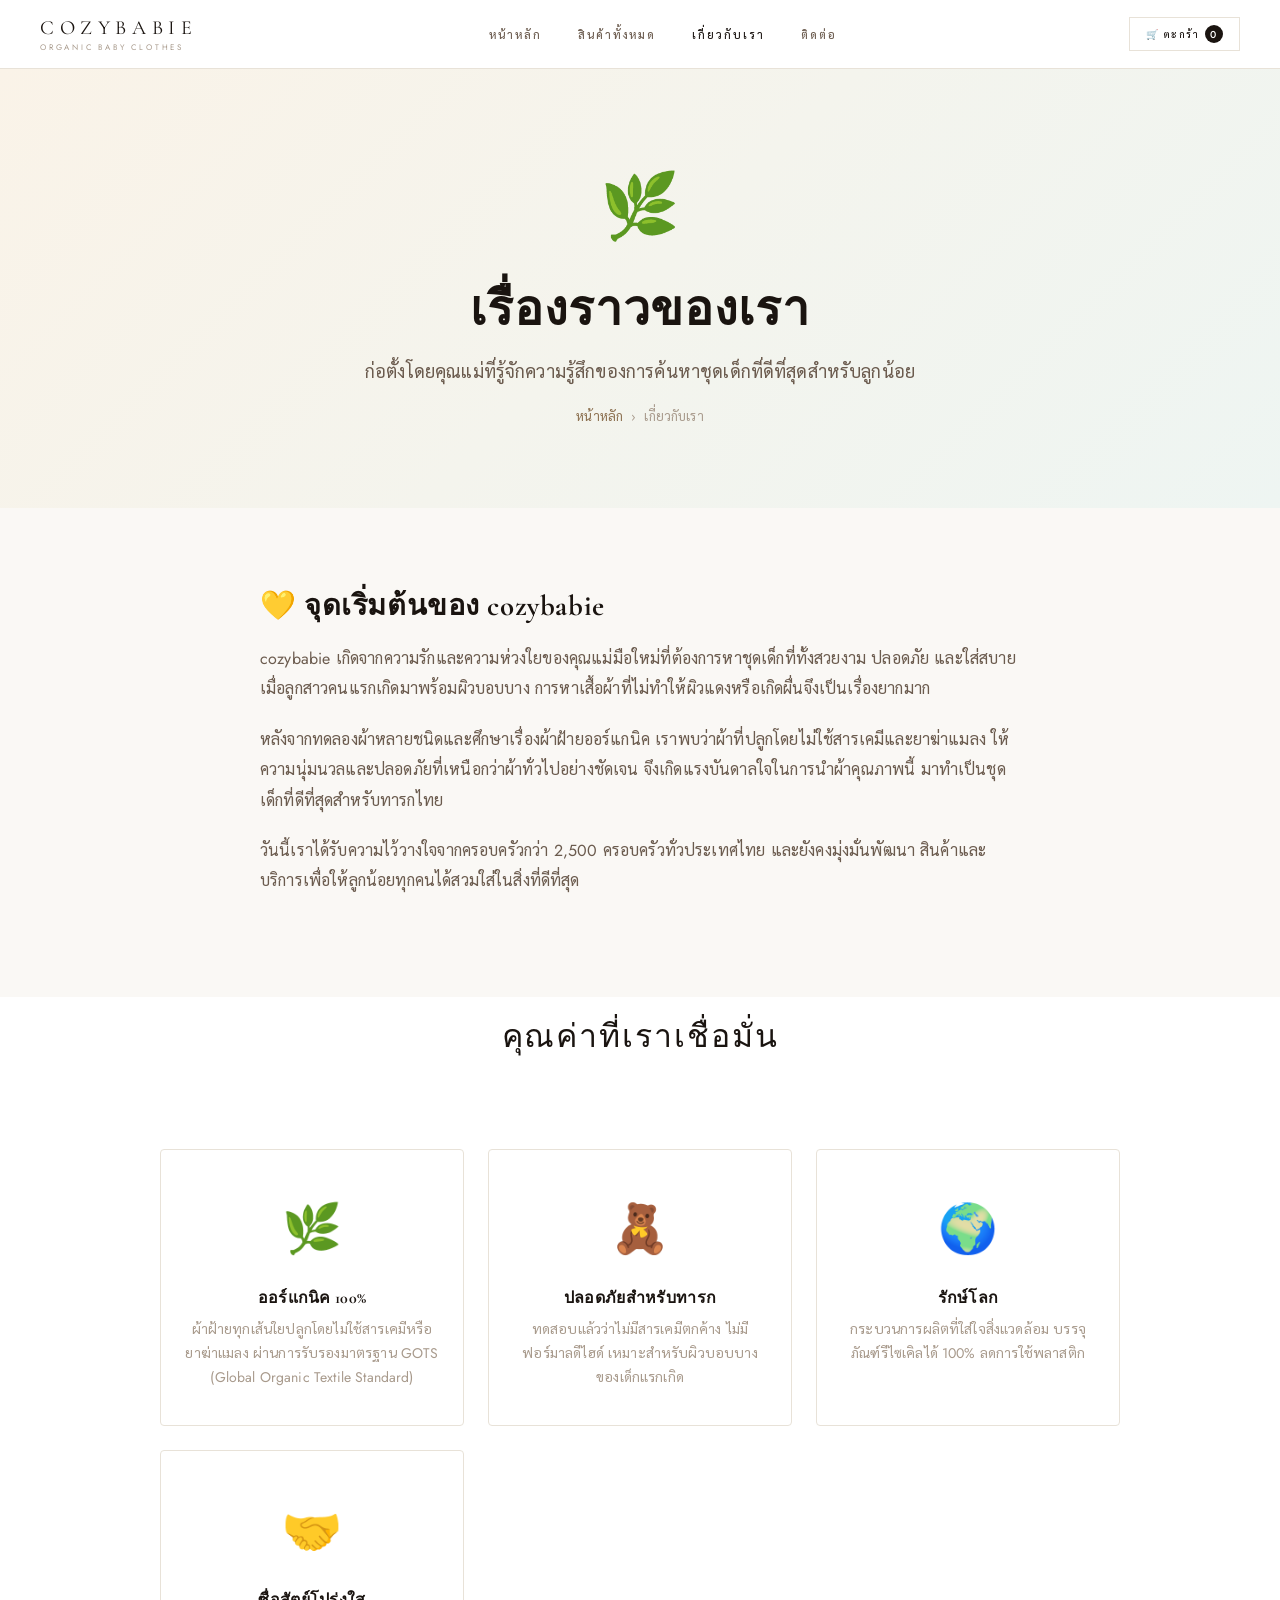
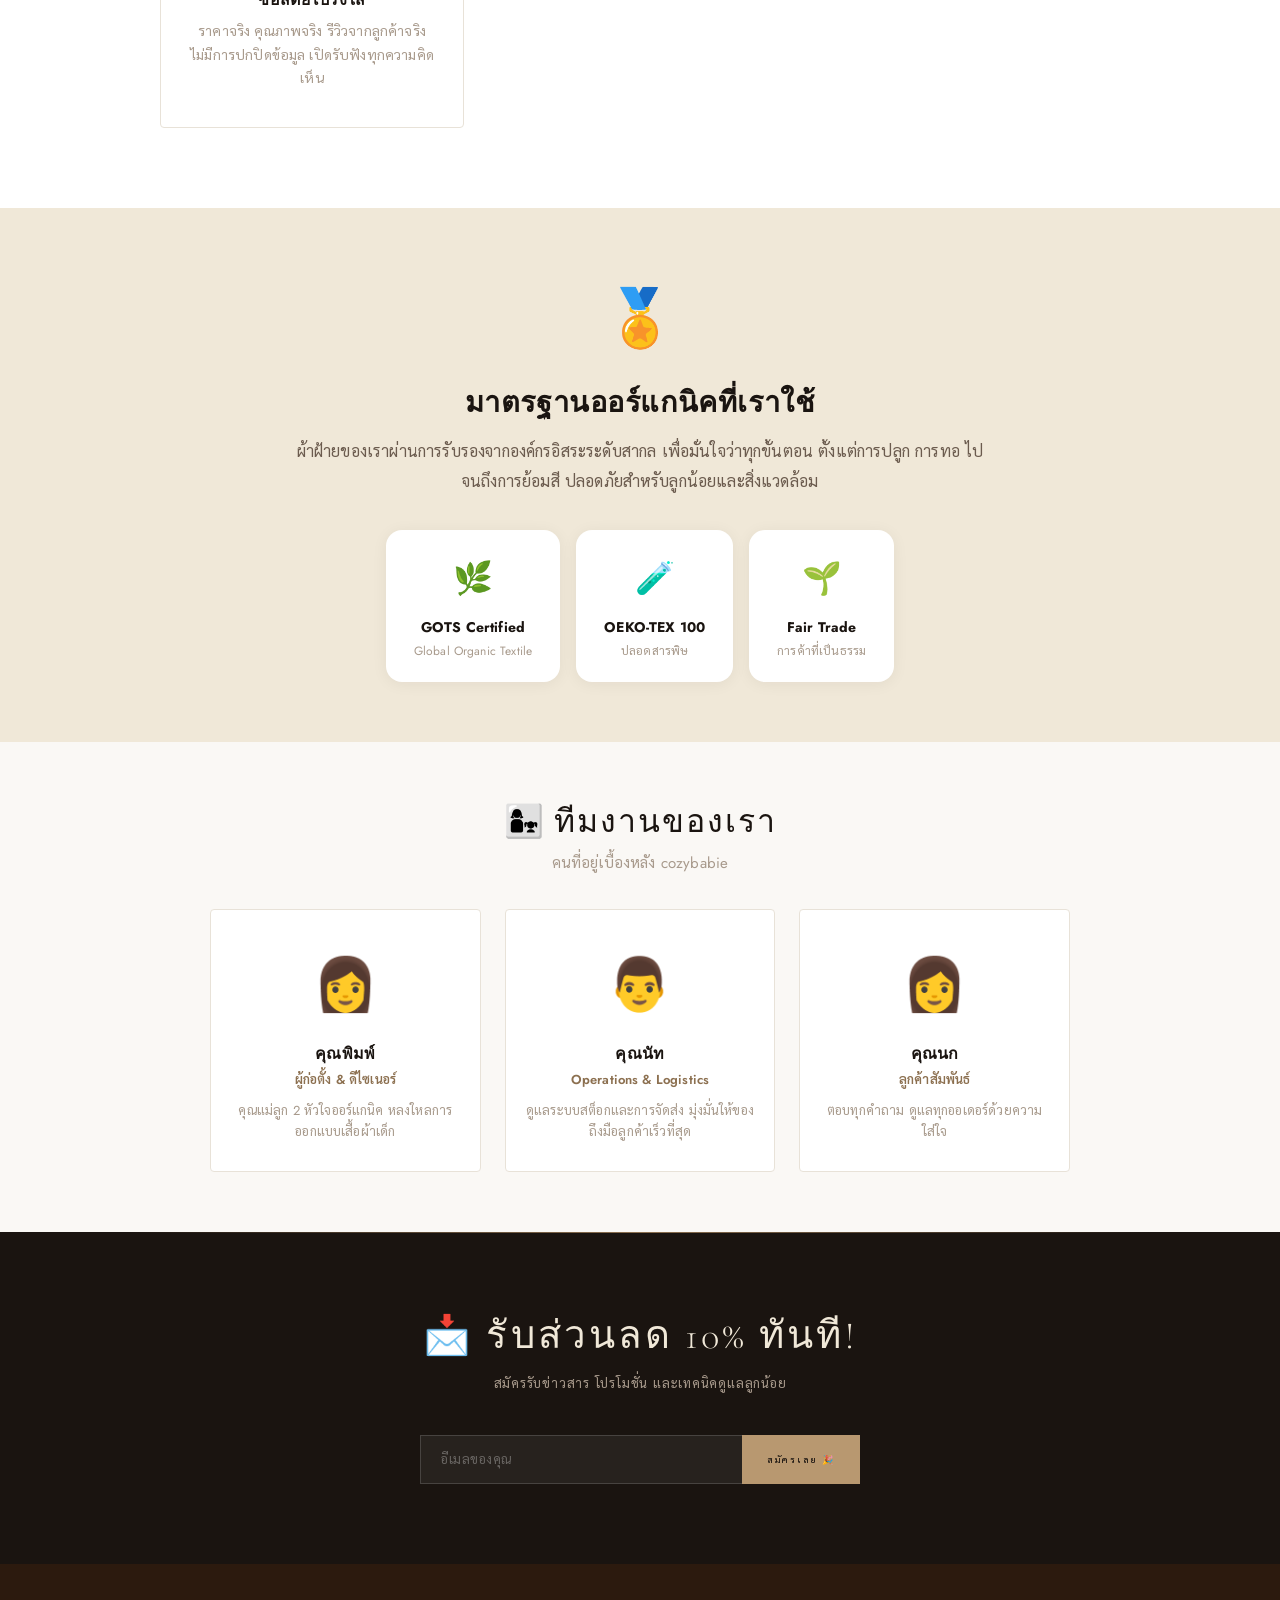
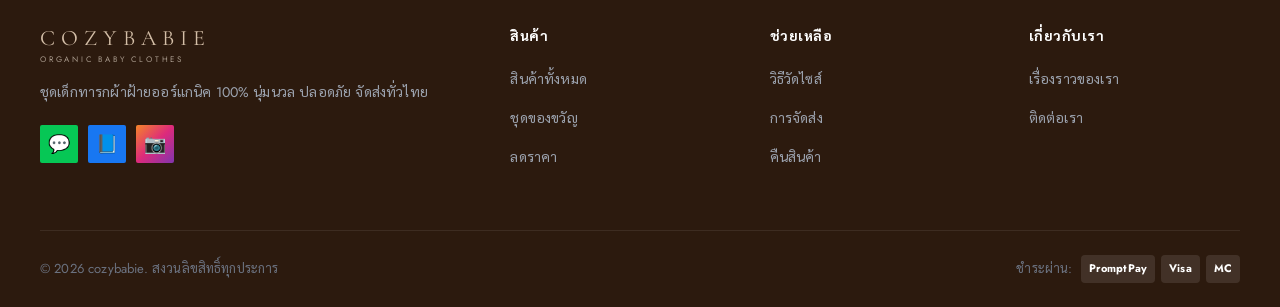
<file: about.html>
<!DOCTYPE html>
<html lang="th">
<head>
  <meta charset="UTF-8" />
  <meta name="viewport" content="width=device-width, initial-scale=1.0, viewport-fit=cover" />
  <!-- LINE / WeChat / Mobile browser compatibility -->
  <meta name="format-detection" content="telephone=no,email=no,address=no" />
  <meta name="apple-mobile-web-app-capable" content="yes" />
  <meta name="apple-mobile-web-app-status-bar-style" content="default" />
  <meta name="x5-orientation" content="portrait" />
  <meta http-equiv="X-UA-Compatible" content="IE=edge,chrome=1" />
  <title>เกี่ยวกับเรา — cozybabie ชุดเด็กทารกออร์แกนิคคุณภาพพรีเมียม</title>
  <meta name="description" content="cozybabie ก่อตั้งโดยคุณแม่ที่ใส่ใจสุขภาพลูก ใช้ผ้าฝ้ายออร์แกนิค 100% ผ่านมาตรฐาน GOTS ไม่มีสารเคมีตกค้าง ปลอดภัยสำหรับผิวบอบบางของทารก" />
  <meta name="robots" content="index, follow" />
  <link rel="canonical" href="https://sytbkk0122.github.io/luknoi-shop/about" />
  <meta property="og:title" content="เกี่ยวกับเรา — cozybabie" />
  <meta property="og:description" content="เรื่องราวของเรา ความมุ่งมั่นต่อคุณภาพ และมาตรฐานผ้าออร์แกนิคที่ปลอดภัยสำหรับลูกน้อย" />
  <meta property="og:url" content="https://sytbkk0122.github.io/luknoi-shop/about" />
  <link rel="icon" href="data:image/svg+xml,<svg xmlns='http://www.w3.org/2000/svg' viewBox='0 0 100 100'><text y='.9em' font-size='90'>🧸</text></svg>" />
  <link rel="preconnect" href="https://fonts.googleapis.com" />
  <link rel="preconnect" href="https://fonts.gstatic.com" crossorigin />
  <link href="https://fonts.googleapis.com/css2?family=Sarabun:wght@300;400;500;600;700&family=Nunito:wght@400;600;700;800&display=swap" rel="stylesheet" />
  <link rel="stylesheet" href="css/style.css" />
  <script type="application/ld+json">
  {
    "@context": "https://schema.org",
    "@type": "BreadcrumbList",
    "itemListElement": [
      { "@type": "ListItem", "position": 1, "name": "หน้าหลัก", "item": "https://sytbkk0122.github.io/luknoi-shop/" },
      { "@type": "ListItem", "position": 2, "name": "เกี่ยวกับเรา", "item": "https://sytbkk0122.github.io/luknoi-shop/about" }
    ]
  }
  </script>
</head>
<body>

<nav class="navbar" role="navigation">
  <div class="navbar-inner">
    <a href="index.html" class="logo">
      <div class="logo-icon">🧸</div>
      <div class="logo-text">
        <span class="logo-th">cozybabie</span>
        <span class="logo-en">Organic Baby Clothes</span>
      </div>
    </a>
    <ul class="nav-links">
      <li><a href="index.html">หน้าหลัก</a></li>
      <li><a href="products.html">สินค้าทั้งหมด</a></li>
      <li><a href="about.html" class="active">เกี่ยวกับเรา</a></li>
      <li><a href="contact.html">ติดต่อ</a></li>
    </ul>
    <div style="display:flex;gap:10px;align-items:center;">
      <button class="nav-cart">🛒 ตะกร้า <span class="cart-count" id="cartCount">0</span></button>
      <button class="hamburger" id="hamburgerBtn"><span></span><span></span><span></span></button>
    </div>
  </div>
</nav>

<div class="mobile-menu" id="mobileMenu">
  <div class="mobile-menu-header">
    <div class="logo"><div class="logo-icon">🧸</div><div class="logo-text"><span class="logo-th">cozybabie</span></div></div>
    <button class="mobile-menu-close" id="menuCloseBtn">✕</button>
  </div>
  <ul>
    <li><a href="index.html">🏠 หน้าหลัก</a></li>
    <li><a href="products.html">👕 สินค้าทั้งหมด</a></li>
    <li><a href="about.html">💛 เกี่ยวกับเรา</a></li>
    <li><a href="contact.html">📞 ติดต่อเรา</a></li>
  </ul>
</div>

<!-- HERO -->
<header class="about-hero">
  <div style="max-width:700px;margin:0 auto;">
    <div style="font-size:64px;margin-bottom:16px;">🌿</div>
    <h1>เรื่องราวของเรา</h1>
    <p style="font-size:18px;color:var(--text-light);line-height:1.8;">ก่อตั้งโดยคุณแม่ที่รู้จักความรู้สึกของการค้นหาชุดเด็กที่ดีที่สุดสำหรับลูกน้อย</p>
    <nav class="breadcrumb">
      <a href="index.html">หน้าหลัก</a><span>›</span><span aria-current="page">เกี่ยวกับเรา</span>
    </nav>
  </div>
</header>

<!-- STORY -->
<section class="about-story">
  <h2>💛 จุดเริ่มต้นของ cozybabie</h2>
  <p>
    cozybabie เกิดจากความรักและความห่วงใยของคุณแม่มือใหม่ที่ต้องการหาชุดเด็กที่ทั้งสวยงาม ปลอดภัย และใส่สบาย
    เมื่อลูกสาวคนแรกเกิดมาพร้อมผิวบอบบาง การหาเสื้อผ้าที่ไม่ทำให้ผิวแดงหรือเกิดผื่นจึงเป็นเรื่องยากมาก
  </p>
  <p>
    หลังจากทดลองผ้าหลายชนิดและศึกษาเรื่องผ้าฝ้ายออร์แกนิค เราพบว่าผ้าที่ปลูกโดยไม่ใช้สารเคมีและยาฆ่าแมลง
    ให้ความนุ่มนวลและปลอดภัยที่เหนือกว่าผ้าทั่วไปอย่างชัดเจน จึงเกิดแรงบันดาลใจในการนำผ้าคุณภาพนี้
    มาทำเป็นชุดเด็กที่ดีที่สุดสำหรับทารกไทย
  </p>
  <p>
    วันนี้เราได้รับความไว้วางใจจากครอบครัวกว่า 2,500 ครอบครัวทั่วประเทศไทย และยังคงมุ่งมั่นพัฒนา
    สินค้าและบริการเพื่อให้ลูกน้อยทุกคนได้สวมใส่ในสิ่งที่ดีที่สุด
  </p>
</section>

<!-- VALUES -->
<section style="background:white;padding:20px 0;">
  <div style="max-width:1000px;margin:0 auto;padding:0 20px;">
    <div class="section-title">
      <h2>คุณค่าที่เราเชื่อมั่น</h2>
    </div>
  </div>
  <div class="values-grid">
    <div class="value-card">
      <div class="value-icon">🌿</div>
      <h3>ออร์แกนิค 100%</h3>
      <p>ผ้าฝ้ายทุกเส้นใยปลูกโดยไม่ใช้สารเคมีหรือยาฆ่าแมลง ผ่านการรับรองมาตรฐาน GOTS (Global Organic Textile Standard)</p>
    </div>
    <div class="value-card">
      <div class="value-icon">🧸</div>
      <h3>ปลอดภัยสำหรับทารก</h3>
      <p>ทดสอบแล้วว่าไม่มีสารเคมีตกค้าง ไม่มีฟอร์มาลดีไฮด์ เหมาะสำหรับผิวบอบบางของเด็กแรกเกิด</p>
    </div>
    <div class="value-card">
      <div class="value-icon">🌍</div>
      <h3>รักษ์โลก</h3>
      <p>กระบวนการผลิตที่ใส่ใจสิ่งแวดล้อม บรรจุภัณฑ์รีไซเคิลได้ 100% ลดการใช้พลาสติก</p>
    </div>
    <div class="value-card">
      <div class="value-icon">🤝</div>
      <h3>ซื่อสัตย์โปร่งใส</h3>
      <p>ราคาจริง คุณภาพจริง รีวิวจากลูกค้าจริง ไม่มีการปกปิดข้อมูล เปิดรับฟังทุกความคิดเห็น</p>
    </div>
  </div>
</section>

<!-- ORGANIC CERTIFICATION -->
<section id="organic" style="background:var(--pink-light);padding:60px 20px;text-align:center;">
  <div style="max-width:700px;margin:0 auto;">
    <div style="font-size:56px;margin-bottom:16px;">🏅</div>
    <h2 style="font-size:1.8rem;font-weight:700;margin-bottom:16px;">มาตรฐานออร์แกนิคที่เราใช้</h2>
    <p style="font-size:16px;color:var(--text-light);line-height:1.9;margin-bottom:32px;">
      ผ้าฝ้ายของเราผ่านการรับรองจากองค์กรอิสระระดับสากล เพื่อมั่นใจว่าทุกขั้นตอน
      ตั้งแต่การปลูก การทอ ไปจนถึงการย้อมสี ปลอดภัยสำหรับลูกน้อยและสิ่งแวดล้อม
    </p>
    <div style="display:flex;gap:16px;justify-content:center;flex-wrap:wrap;">
      <div style="background:white;border-radius:16px;padding:20px 28px;text-align:center;min-width:140px;box-shadow:var(--shadow);">
        <div style="font-size:32px;margin-bottom:8px;">🌿</div>
        <div style="font-weight:700;color:var(--text);font-size:14px;">GOTS Certified</div>
        <div style="font-size:12px;color:var(--text-muted);">Global Organic Textile</div>
      </div>
      <div style="background:white;border-radius:16px;padding:20px 28px;text-align:center;min-width:140px;box-shadow:var(--shadow);">
        <div style="font-size:32px;margin-bottom:8px;">🧪</div>
        <div style="font-weight:700;color:var(--text);font-size:14px;">OEKO-TEX 100</div>
        <div style="font-size:12px;color:var(--text-muted);">ปลอดสารพิษ</div>
      </div>
      <div style="background:white;border-radius:16px;padding:20px 28px;text-align:center;min-width:140px;box-shadow:var(--shadow);">
        <div style="font-size:32px;margin-bottom:8px;">🌱</div>
        <div style="font-weight:700;color:var(--text);font-size:14px;">Fair Trade</div>
        <div style="font-size:12px;color:var(--text-muted);">การค้าที่เป็นธรรม</div>
      </div>
    </div>
  </div>
</section>

<!-- TEAM -->
<section style="padding:60px 20px;max-width:900px;margin:0 auto;text-align:center;">
  <div class="section-title">
    <h2>👩‍👧 ทีมงานของเรา</h2>
    <p>คนที่อยู่เบื้องหลัง cozybabie</p>
  </div>
  <div style="display:grid;grid-template-columns:repeat(auto-fit,minmax(200px,1fr));gap:24px;margin-top:32px;">
    <div style="background:white;border-radius:var(--radius);padding:28px 20px;border:1px solid var(--border);">
      <div style="font-size:52px;margin-bottom:12px;">👩</div>
      <h3 style="font-size:16px;font-weight:700;margin-bottom:4px;">คุณพิมพ์</h3>
      <p style="font-size:13px;color:var(--pink-dark);font-weight:600;margin-bottom:10px;">ผู้ก่อตั้ง & ดีไซเนอร์</p>
      <p style="font-size:13px;color:var(--text-muted);line-height:1.6;">คุณแม่ลูก 2 หัวใจออร์แกนิค หลงใหลการออกแบบเสื้อผ้าเด็ก</p>
    </div>
    <div style="background:white;border-radius:var(--radius);padding:28px 20px;border:1px solid var(--border);">
      <div style="font-size:52px;margin-bottom:12px;">👨</div>
      <h3 style="font-size:16px;font-weight:700;margin-bottom:4px;">คุณนัท</h3>
      <p style="font-size:13px;color:var(--pink-dark);font-weight:600;margin-bottom:10px;">Operations & Logistics</p>
      <p style="font-size:13px;color:var(--text-muted);line-height:1.6;">ดูแลระบบสต็อกและการจัดส่ง มุ่งมั่นให้ของถึงมือลูกค้าเร็วที่สุด</p>
    </div>
    <div style="background:white;border-radius:var(--radius);padding:28px 20px;border:1px solid var(--border);">
      <div style="font-size:52px;margin-bottom:12px;">👩</div>
      <h3 style="font-size:16px;font-weight:700;margin-bottom:4px;">คุณนก</h3>
      <p style="font-size:13px;color:var(--pink-dark);font-weight:600;margin-bottom:10px;">ลูกค้าสัมพันธ์</p>
      <p style="font-size:13px;color:var(--text-muted);line-height:1.6;">ตอบทุกคำถาม ดูแลทุกออเดอร์ด้วยความใส่ใจ</p>
    </div>
  </div>
</section>

<section class="newsletter-section">
  <div class="container">
    <h2>📩 รับส่วนลด 10% ทันที!</h2>
    <p>สมัครรับข่าวสาร โปรโมชั่น และเทคนิคดูแลลูกน้อย</p>
    <form class="newsletter-form" onsubmit="handleNewsletter(event)">
      <input type="email" placeholder="อีเมลของคุณ" required />
      <button type="submit">สมัครเลย 🎉</button>
    </form>
  </div>
</section>

<footer role="contentinfo">
  <div class="footer-grid">
    <div class="footer-brand">
      <div class="logo"><div class="logo-icon">🧸</div><div class="logo-text"><span class="logo-th">cozybabie</span><span class="logo-en">Organic Baby Clothes</span></div></div>
      <p class="footer-desc">ชุดเด็กทารกผ้าฝ้ายออร์แกนิค 100% นุ่มนวล ปลอดภัย จัดส่งทั่วไทย</p>
      <div class="footer-social"><a href="#" class="social-btn social-line">💬</a><a href="#" class="social-btn social-fb">📘</a><a href="#" class="social-btn social-ig">📷</a></div>
    </div>
    <div class="footer-col"><h4>สินค้า</h4><ul><li><a href="products.html">สินค้าทั้งหมด</a></li><li><a href="products.html?cat=gift">ชุดของขวัญ</a></li><li><a href="products.html?sort=sale">ลดราคา</a></li></ul></div>
    <div class="footer-col"><h4>ช่วยเหลือ</h4><ul><li><a href="#">วิธีวัดไซส์</a></li><li><a href="#">การจัดส่ง</a></li><li><a href="#">คืนสินค้า</a></li></ul></div>
    <div class="footer-col"><h4>เกี่ยวกับเรา</h4><ul><li><a href="about.html">เรื่องราวของเรา</a></li><li><a href="contact.html">ติดต่อเรา</a></li></ul></div>
  </div>
  <div class="footer-bottom">
    <p>© 2026 cozybabie. สงวนลิขสิทธิ์ทุกประการ</p>
    <div class="footer-payment"><span>ชำระผ่าน:</span><div class="payment-icons"><span class="payment-icon">PromptPay</span><span class="payment-icon">Visa</span><span class="payment-icon">MC</span></div></div>
  </div>
</footer>

<nav class="mobile-nav">
  <div class="mobile-nav-grid">
    <a href="index.html" class="mobile-nav-item"><span>🏠</span><span>หน้าหลัก</span></a>
    <a href="products.html" class="mobile-nav-item"><span>🛍️</span><span>สินค้า</span></a>
    <a href="#" class="mobile-nav-item"><span>🛒</span><span>ตะกร้า</span></a>
    <a href="contact.html" class="mobile-nav-item"><span>💬</span><span>ติดต่อ</span></a>
  </div>
</nav>

<script src="js/main.js"></script>
</body>
</html>
</file>
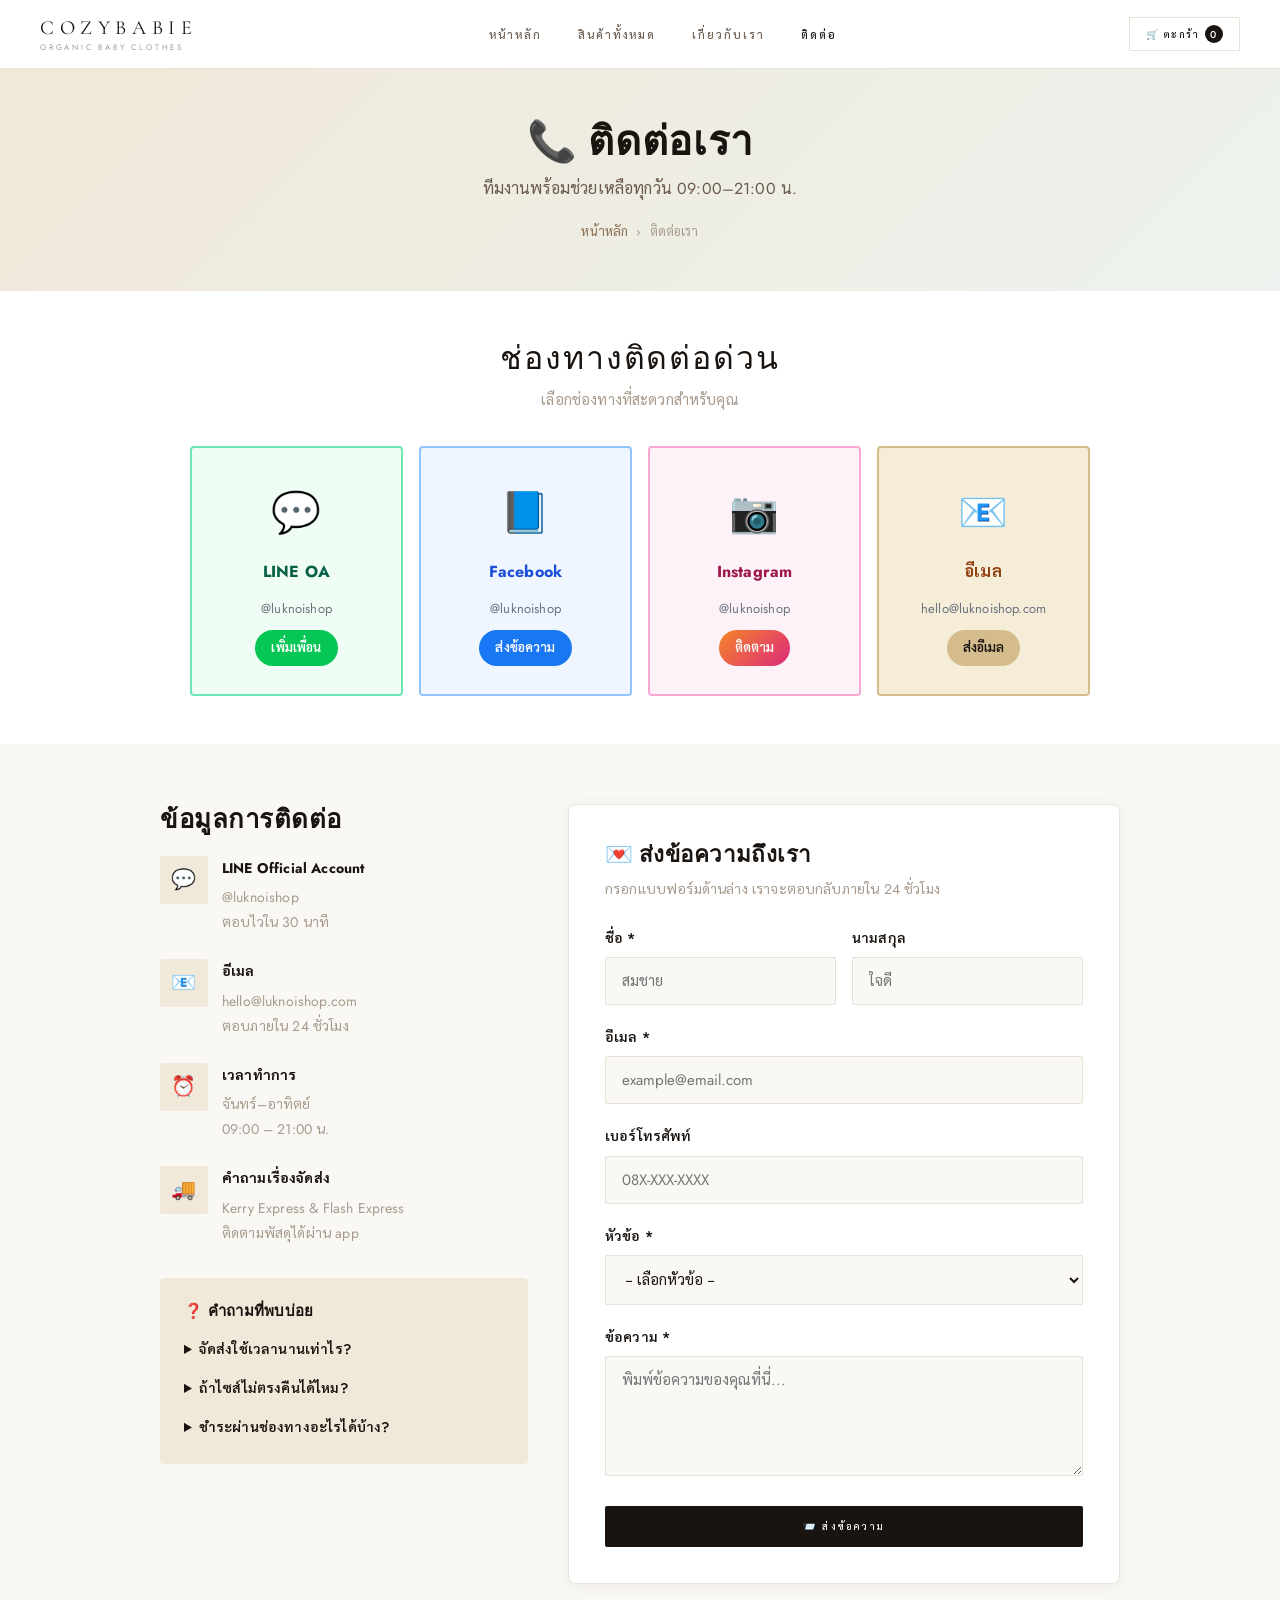
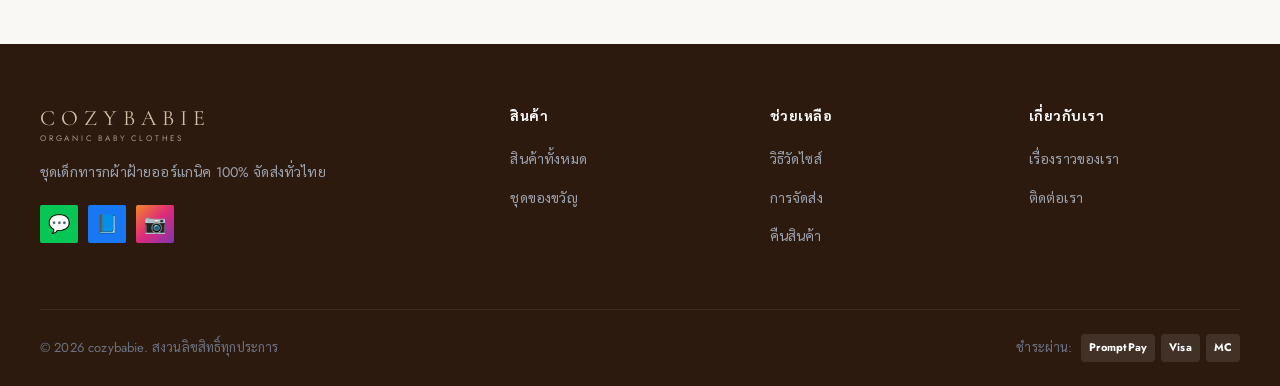
<file: contact.html>
<!DOCTYPE html>
<html lang="th">
<head>
  <meta charset="UTF-8" />
  <meta name="viewport" content="width=device-width, initial-scale=1.0, viewport-fit=cover" />
  <!-- LINE / WeChat / Mobile browser compatibility -->
  <meta name="format-detection" content="telephone=no,email=no,address=no" />
  <meta name="apple-mobile-web-app-capable" content="yes" />
  <meta name="apple-mobile-web-app-status-bar-style" content="default" />
  <meta name="x5-orientation" content="portrait" />
  <meta http-equiv="X-UA-Compatible" content="IE=edge,chrome=1" />
  <title>ติดต่อเรา — cozybabie | LINE, Facebook, อีเมล</title>
  <meta name="description" content="ติดต่อcozybabie ได้ทาง LINE, Facebook, Instagram หรืออีเมล ทีมงานพร้อมตอบทุกคำถามเรื่องสินค้า ไซส์ และการสั่งซื้อ" />
  <meta name="robots" content="index, follow" />
  <link rel="canonical" href="https://sytbkk0122.github.io/luknoi-shop/contact" />
  <meta property="og:title" content="ติดต่อเรา — cozybabie" />
  <meta property="og:description" content="ติดต่อเราได้ทาง LINE, Facebook, อีเมล หรือฟอร์มออนไลน์" />
  <meta property="og:url" content="https://sytbkk0122.github.io/luknoi-shop/contact" />
  <link rel="icon" href="data:image/svg+xml,<svg xmlns='http://www.w3.org/2000/svg' viewBox='0 0 100 100'><text y='.9em' font-size='90'>🧸</text></svg>" />
  <link rel="preconnect" href="https://fonts.googleapis.com" />
  <link rel="preconnect" href="https://fonts.gstatic.com" crossorigin />
  <link href="https://fonts.googleapis.com/css2?family=Sarabun:wght@300;400;500;600;700&family=Nunito:wght@400;600;700;800&display=swap" rel="stylesheet" />
  <link rel="stylesheet" href="css/style.css" />
  <script type="application/ld+json">
  {
    "@context": "https://schema.org",
    "@type": "BreadcrumbList",
    "itemListElement": [
      { "@type": "ListItem", "position": 1, "name": "หน้าหลัก", "item": "https://sytbkk0122.github.io/luknoi-shop/" },
      { "@type": "ListItem", "position": 2, "name": "ติดต่อเรา", "item": "https://sytbkk0122.github.io/luknoi-shop/contact" }
    ]
  }
  </script>
  <script type="application/ld+json">
  {
    "@context": "https://schema.org",
    "@type": "LocalBusiness",
    "name": "cozybabie",
    "description": "ร้านจำหน่ายชุดเด็กทารกผ้าฝ้ายออร์แกนิค",
    "url": "https://sytbkk0122.github.io/luknoi-shop",
    "email": "hello@luknoishop.com",
    "openingHours": "Mo-Su 09:00-21:00",
    "priceRange": "฿฿",
    "areaServed": "Thailand"
  }
  </script>
</head>
<body>

<nav class="navbar" role="navigation">
  <div class="navbar-inner">
    <a href="index.html" class="logo">
      <div class="logo-icon">🧸</div>
      <div class="logo-text">
        <span class="logo-th">cozybabie</span>
        <span class="logo-en">Organic Baby Clothes</span>
      </div>
    </a>
    <ul class="nav-links">
      <li><a href="index.html">หน้าหลัก</a></li>
      <li><a href="products.html">สินค้าทั้งหมด</a></li>
      <li><a href="about.html">เกี่ยวกับเรา</a></li>
      <li><a href="contact.html" class="active">ติดต่อ</a></li>
    </ul>
    <div style="display:flex;gap:10px;align-items:center;">
      <button class="nav-cart">🛒 ตะกร้า <span class="cart-count" id="cartCount">0</span></button>
      <button class="hamburger" id="hamburgerBtn"><span></span><span></span><span></span></button>
    </div>
  </div>
</nav>

<div class="mobile-menu" id="mobileMenu">
  <div class="mobile-menu-header">
    <div class="logo"><div class="logo-icon">🧸</div><div class="logo-text"><span class="logo-th">cozybabie</span></div></div>
    <button class="mobile-menu-close" id="menuCloseBtn">✕</button>
  </div>
  <ul>
    <li><a href="index.html">🏠 หน้าหลัก</a></li>
    <li><a href="products.html">👕 สินค้าทั้งหมด</a></li>
    <li><a href="about.html">💛 เกี่ยวกับเรา</a></li>
    <li><a href="contact.html">📞 ติดต่อเรา</a></li>
  </ul>
</div>

<header class="page-header">
  <h1>📞 ติดต่อเรา</h1>
  <p>ทีมงานพร้อมช่วยเหลือทุกวัน 09:00–21:00 น.</p>
  <nav class="breadcrumb">
    <a href="index.html">หน้าหลัก</a><span>›</span><span aria-current="page">ติดต่อเรา</span>
  </nav>
</header>

<main>
  <!-- QUICK CHANNELS -->
  <section style="background:white;padding:48px 20px;">
    <div style="max-width:900px;margin:0 auto;">
      <div class="section-title" style="margin-bottom:32px;">
        <h2>ช่องทางติดต่อด่วน</h2>
        <p>เลือกช่องทางที่สะดวกสำหรับคุณ</p>
      </div>
      <div style="display:grid;grid-template-columns:repeat(auto-fit,minmax(200px,1fr));gap:16px;">
        <a href="#" style="display:flex;flex-direction:column;align-items:center;gap:10px;padding:28px 20px;background:#F0FDF4;border-radius:var(--radius);border:2px solid #6EE7B7;text-align:center;transition:all 0.2s;" onmouseover="this.style.transform='translateY(-3px)'" onmouseout="this.style.transform=''">
          <span style="font-size:40px;">💬</span>
          <span style="font-weight:700;color:#065F46;font-size:16px;">LINE OA</span>
          <span style="font-size:13px;color:#6B7280;">@luknoishop</span>
          <span style="background:#06C755;color:white;border-radius:50px;padding:6px 16px;font-size:13px;font-weight:600;">เพิ่มเพื่อน</span>
        </a>
        <a href="#" style="display:flex;flex-direction:column;align-items:center;gap:10px;padding:28px 20px;background:#EFF6FF;border-radius:var(--radius);border:2px solid #93C5FD;text-align:center;transition:all 0.2s;" onmouseover="this.style.transform='translateY(-3px)'" onmouseout="this.style.transform=''">
          <span style="font-size:40px;">📘</span>
          <span style="font-weight:700;color:#1D4ED8;font-size:16px;">Facebook</span>
          <span style="font-size:13px;color:#6B7280;">@luknoishop</span>
          <span style="background:#1877F2;color:white;border-radius:50px;padding:6px 16px;font-size:13px;font-weight:600;">ส่งข้อความ</span>
        </a>
        <a href="#" style="display:flex;flex-direction:column;align-items:center;gap:10px;padding:28px 20px;background:#FDF2F8;border-radius:var(--radius);border:2px solid #F9A8D4;text-align:center;transition:all 0.2s;" onmouseover="this.style.transform='translateY(-3px)'" onmouseout="this.style.transform=''">
          <span style="font-size:40px;">📷</span>
          <span style="font-weight:700;color:#9D174D;font-size:16px;">Instagram</span>
          <span style="font-size:13px;color:#6B7280;">@luknoishop</span>
          <span style="background:linear-gradient(135deg,#F58529,#DD2A7B);color:white;border-radius:50px;padding:6px 16px;font-size:13px;font-weight:600;">ติดตาม</span>
        </a>
        <a href="mailto:hello@luknoishop.com" style="display:flex;flex-direction:column;align-items:center;gap:10px;padding:28px 20px;background:var(--yellow-light);border-radius:var(--radius);border:2px solid var(--yellow);text-align:center;transition:all 0.2s;" onmouseover="this.style.transform='translateY(-3px)'" onmouseout="this.style.transform=''">
          <span style="font-size:40px;">📧</span>
          <span style="font-weight:700;color:#92400E;font-size:16px;">อีเมล</span>
          <span style="font-size:13px;color:#6B7280;">hello@luknoishop.com</span>
          <span style="background:var(--yellow);color:var(--text);border-radius:50px;padding:6px 16px;font-size:13px;font-weight:600;">ส่งอีเมล</span>
        </a>
      </div>
    </div>
  </section>

  <!-- CONTACT LAYOUT -->
  <div class="contact-layout">
    <!-- INFO -->
    <div class="contact-info">
      <h2>ข้อมูลการติดต่อ</h2>
      <div class="contact-item">
        <div class="contact-icon">💬</div>
        <div>
          <h4>LINE Official Account</h4>
          <p>@luknoishop<br />ตอบไวใน 30 นาที</p>
        </div>
      </div>
      <div class="contact-item">
        <div class="contact-icon">📧</div>
        <div>
          <h4>อีเมล</h4>
          <p>hello@luknoishop.com<br />ตอบภายใน 24 ชั่วโมง</p>
        </div>
      </div>
      <div class="contact-item">
        <div class="contact-icon">⏰</div>
        <div>
          <h4>เวลาทำการ</h4>
          <p>จันทร์–อาทิตย์<br />09:00 – 21:00 น.</p>
        </div>
      </div>
      <div class="contact-item">
        <div class="contact-icon">🚚</div>
        <div>
          <h4>คำถามเรื่องจัดส่ง</h4>
          <p>Kerry Express & Flash Express<br />ติดตามพัสดุได้ผ่าน app</p>
        </div>
      </div>

      <!-- FAQ -->
      <div style="margin-top:32px;background:var(--pink-light);border-radius:var(--radius);padding:24px;">
        <h3 style="font-size:15px;font-weight:700;margin-bottom:16px;">❓ คำถามที่พบบ่อย</h3>
        <div style="display:flex;flex-direction:column;gap:14px;">
          <details style="cursor:pointer;">
            <summary style="font-size:14px;font-weight:600;color:var(--text);">จัดส่งใช้เวลานานเท่าไร?</summary>
            <p style="font-size:13px;color:var(--text-muted);margin-top:8px;line-height:1.7;">สั่งก่อน 14:00 น. ส่งวันเดียวกัน ถึงมือภายใน 1-2 วันทั่วประเทศไทย</p>
          </details>
          <details style="cursor:pointer;">
            <summary style="font-size:14px;font-weight:600;color:var(--text);">ถ้าไซส์ไม่ตรงคืนได้ไหม?</summary>
            <p style="font-size:13px;color:var(--text-muted);margin-top:8px;line-height:1.7;">คืนหรือเปลี่ยนไซส์ได้ภายใน 7 วัน สินค้าต้องยังไม่ผ่านการซัก</p>
          </details>
          <details style="cursor:pointer;">
            <summary style="font-size:14px;font-weight:600;color:var(--text);">ชำระผ่านช่องทางอะไรได้บ้าง?</summary>
            <p style="font-size:13px;color:var(--text-muted);margin-top:8px;line-height:1.7;">PromptPay, โอนธนาคาร, บัตรเครดิต/เดบิต, TrueMoney Wallet</p>
          </details>
        </div>
      </div>
    </div>

    <!-- FORM -->
    <div class="contact-form">
      <h2 style="font-size:1.4rem;font-weight:700;margin-bottom:8px;">💌 ส่งข้อความถึงเรา</h2>
      <p style="font-size:14px;color:var(--text-muted);margin-bottom:24px;">กรอกแบบฟอร์มด้านล่าง เราจะตอบกลับภายใน 24 ชั่วโมง</p>

      <form id="contactForm" onsubmit="handleContact(event)" novalidate>
        <div class="form-row">
          <div class="form-group">
            <label for="firstName">ชื่อ *</label>
            <input type="text" id="firstName" name="firstName" placeholder="สมชาย" required />
          </div>
          <div class="form-group">
            <label for="lastName">นามสกุล</label>
            <input type="text" id="lastName" name="lastName" placeholder="ใจดี" />
          </div>
        </div>

        <div class="form-group">
          <label for="email">อีเมล *</label>
          <input type="email" id="email" name="email" placeholder="example@email.com" required />
        </div>

        <div class="form-group">
          <label for="phone">เบอร์โทรศัพท์</label>
          <input type="tel" id="phone" name="phone" placeholder="08X-XXX-XXXX" />
        </div>

        <div class="form-group">
          <label for="subject">หัวข้อ *</label>
          <select id="subject" name="subject" required>
            <option value="">-- เลือกหัวข้อ --</option>
            <option value="order">สอบถามเรื่องสั่งซื้อ</option>
            <option value="size">สอบถามเรื่องไซส์</option>
            <option value="shipping">สอบถามเรื่องจัดส่ง</option>
            <option value="return">คืนสินค้า/เปลี่ยนสินค้า</option>
            <option value="product">สอบถามเรื่องสินค้า</option>
            <option value="other">อื่นๆ</option>
          </select>
        </div>

        <div class="form-group">
          <label for="message">ข้อความ *</label>
          <textarea id="message" name="message" placeholder="พิมพ์ข้อความของคุณที่นี่..." required></textarea>
        </div>

        <button type="submit" class="btn-primary" style="width:100%;justify-content:center;border-radius:var(--radius-sm);">
          📨 ส่งข้อความ
        </button>

        <div id="formSuccess" style="display:none;margin-top:16px;background:#F0FDF4;border:1px solid #6EE7B7;border-radius:var(--radius-sm);padding:16px;text-align:center;color:#065F46;font-weight:600;">
          ✅ ส่งข้อความสำเร็จ! เราจะติดต่อกลับภายใน 24 ชั่วโมง
        </div>
      </form>
    </div>
  </div>
</main>

<footer role="contentinfo">
  <div class="footer-grid">
    <div class="footer-brand">
      <div class="logo"><div class="logo-icon">🧸</div><div class="logo-text"><span class="logo-th">cozybabie</span><span class="logo-en">Organic Baby Clothes</span></div></div>
      <p class="footer-desc">ชุดเด็กทารกผ้าฝ้ายออร์แกนิค 100% จัดส่งทั่วไทย</p>
      <div class="footer-social"><a href="#" class="social-btn social-line">💬</a><a href="#" class="social-btn social-fb">📘</a><a href="#" class="social-btn social-ig">📷</a></div>
    </div>
    <div class="footer-col"><h4>สินค้า</h4><ul><li><a href="products.html">สินค้าทั้งหมด</a></li><li><a href="products.html?cat=gift">ชุดของขวัญ</a></li></ul></div>
    <div class="footer-col"><h4>ช่วยเหลือ</h4><ul><li><a href="#">วิธีวัดไซส์</a></li><li><a href="#">การจัดส่ง</a></li><li><a href="#">คืนสินค้า</a></li></ul></div>
    <div class="footer-col"><h4>เกี่ยวกับเรา</h4><ul><li><a href="about.html">เรื่องราวของเรา</a></li><li><a href="contact.html">ติดต่อเรา</a></li></ul></div>
  </div>
  <div class="footer-bottom">
    <p>© 2026 cozybabie. สงวนลิขสิทธิ์ทุกประการ</p>
    <div class="footer-payment"><span>ชำระผ่าน:</span><div class="payment-icons"><span class="payment-icon">PromptPay</span><span class="payment-icon">Visa</span><span class="payment-icon">MC</span></div></div>
  </div>
</footer>

<nav class="mobile-nav">
  <div class="mobile-nav-grid">
    <a href="index.html" class="mobile-nav-item"><span>🏠</span><span>หน้าหลัก</span></a>
    <a href="products.html" class="mobile-nav-item"><span>🛍️</span><span>สินค้า</span></a>
    <a href="#" class="mobile-nav-item"><span>🛒</span><span>ตะกร้า</span></a>
    <a href="contact.html" class="mobile-nav-item active"><span>💬</span><span>ติดต่อ</span></a>
  </div>
</nav>

<script src="js/main.js"></script>
<script>
  function handleContact(e) {
    e.preventDefault();
    const form = document.getElementById('contactForm');
    const success = document.getElementById('formSuccess');
    form.style.opacity = '0.5';
    setTimeout(() => {
      form.reset();
      form.style.opacity = '1';
      success.style.display = 'block';
      success.scrollIntoView({ behavior: 'smooth', block: 'nearest' });
    }, 600);
  }
</script>
</body>
</html>
</file>
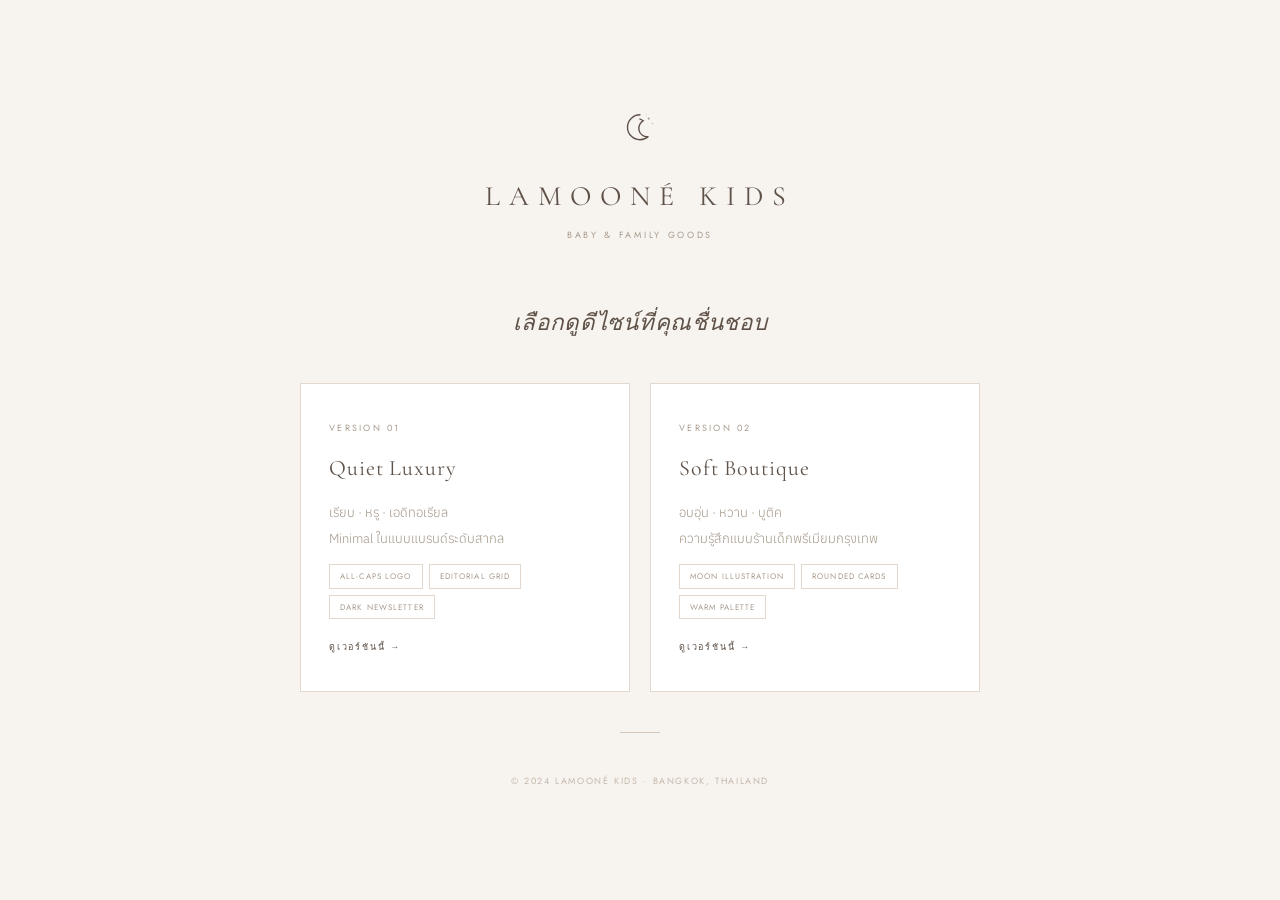
<file: lamoone.html>
<!DOCTYPE html>
<html lang="th">
<head>
  <meta charset="UTF-8">
  <meta name="viewport" content="width=device-width, initial-scale=1.0, viewport-fit=cover">
  <meta name="description" content="Lamooné Kids — เสื้อผ้าและของใช้เด็กพรีเมียม สไตล์เกาหลี-สแกนดิเนเวีย">
  <title>Lamooné Kids</title>
  <meta name="theme-color" content="#F7F3EE">
  <meta property="og:title" content="Lamooné Kids — Baby & Family Goods">
  <meta property="og:description" content="เสื้อผ้าเด็กพรีเมียม ออร์แกนิค คัดสรรด้วยความรัก สำหรับลูกน้อย">
  <meta property="og:type" content="website">
  <meta name="x5-orientation" content="portrait">
  <meta name="browsermode" content="application">
  <link rel="preconnect" href="https://fonts.googleapis.com">
  <link rel="preconnect" href="https://fonts.gstatic.com" crossorigin>
  <link href="https://fonts.googleapis.com/css2?family=Cormorant+Garamond:ital,wght@0,300;0,400;1,300;1,400&family=Anuphan:wght@300;400&family=Jost:wght@300;400;500&display=swap" rel="stylesheet">
  <style>
    *, *::before, *::after { box-sizing: border-box; margin: 0; padding: 0; }
    body {
      font-family: 'Anuphan', sans-serif;
      background: #F7F3EE; color: #5E5148;
      min-height: 100vh; display: flex; flex-direction: column;
      align-items: center; justify-content: center;
      padding: 40px 24px; line-height: 1.8;
    }
    .logo-wrap { text-align: center; margin-bottom: 60px; }
    svg.moon { display: block; margin: 0 auto 20px; color: #5E5148; }
    .brand { font-family: 'Cormorant Garamond', serif; font-size: 28px; font-weight: 400; letter-spacing: 0.32em; text-transform: uppercase; color: #5E5148; }
    .tagline { font-family: 'Jost', sans-serif; font-size: 9px; letter-spacing: 0.3em; text-transform: uppercase; color: #A89B8E; margin-top: 6px; }
    h2 { font-family: 'Cormorant Garamond', serif; font-size: 1.4rem; font-weight: 400; font-style: italic; color: #5E5148; text-align: center; margin-bottom: 40px; letter-spacing: 0.03em; }
    .cards { display: grid; grid-template-columns: 1fr 1fr; gap: 20px; max-width: 680px; width: 100%; }
    .card {
      background: #fff; border: 1px solid #E2D8CE; padding: 36px 28px;
      text-decoration: none; color: inherit; transition: all 0.3s ease;
      display: flex; flex-direction: column; gap: 12px;
    }
    .card:hover { border-color: #5E5148; transform: translateY(-3px); box-shadow: 0 8px 40px rgba(94,81,72,0.1); }
    .card-label { font-family: 'Jost', sans-serif; font-size: 9px; letter-spacing: 0.25em; text-transform: uppercase; color: #A89B8E; }
    .card-title { font-family: 'Cormorant Garamond', serif; font-size: 22px; font-weight: 400; color: #5E5148; letter-spacing: 0.04em; }
    .card-desc { font-family: 'Anuphan', sans-serif; font-size: 13px; color: #A89B8E; font-weight: 300; line-height: 2; }
    .card-pills { display: flex; flex-wrap: wrap; gap: 6px; }
    .pill { font-family: 'Jost', sans-serif; font-size: 8px; letter-spacing: 0.14em; text-transform: uppercase; padding: 4px 10px; border: 1px solid #E2D8CE; color: #A89B8E; }
    .card-cta { font-family: 'Jost', sans-serif; font-size: 9px; letter-spacing: 0.2em; text-transform: uppercase; color: #5E5148; margin-top: 8px; display: flex; align-items: center; gap: 8px; }
    .divider { width: 40px; height: 1px; background: #D6C8B8; margin: 40px auto; }
    .footer-note { font-family: 'Jost', sans-serif; font-size: 9px; letter-spacing: 0.18em; text-transform: uppercase; color: #C4B8AC; text-align: center; }
    @media (max-width: 520px) {
      .cards { grid-template-columns: 1fr; }
      .brand { font-size: 22px; letter-spacing: 0.24em; }
    }
  </style>
</head>
<body>
  <div class="logo-wrap">
    <svg class="moon" width="36" height="40" viewBox="0 0 28 32" fill="none">
      <path d="M14 3C8.477 3 4 7.477 4 13C4 18.523 8.477 23 14 23C16.6 23 18.95 22.05 20.75 20.45C19.05 20.9 17.2 20.4 15.7 19.25C13 17.1 12.25 13.5 13.85 10.7C14.5 9.5 15.45 8.45 16.6 7.75C15.7 7.1 14.85 6.65 14 6.45" stroke="currentColor" stroke-width="1.1" stroke-linecap="round"/>
      <circle cx="21" cy="6" r="0.9" fill="currentColor" opacity="0.5"/>
      <circle cx="24" cy="10" r="0.6" fill="currentColor" opacity="0.3"/>
      <circle cx="19" cy="3" r="0.5" fill="currentColor" opacity="0.22"/>
    </svg>
    <div class="brand">Lamooné Kids</div>
    <div class="tagline">baby &amp; family goods</div>
  </div>

  <h2>เลือกดูดีไซน์ที่คุณชื่นชอบ</h2>

  <div class="cards">
    <a href="v1.html" class="card">
      <span class="card-label">Version 01</span>
      <div class="card-title">Quiet Luxury</div>
      <div class="card-desc">เรียบ · หรู · เอดิทอเรียล<br>Minimal ในแบบแบรนด์ระดับสากล</div>
      <div class="card-pills">
        <span class="pill">All-Caps Logo</span>
        <span class="pill">Editorial Grid</span>
        <span class="pill">Dark Newsletter</span>
      </div>
      <div class="card-cta">ดูเวอร์ชันนี้ →</div>
    </a>
    <a href="v2.html" class="card">
      <span class="card-label">Version 02</span>
      <div class="card-title">Soft Boutique</div>
      <div class="card-desc">อบอุ่น · หวาน · บูติค<br>ความรู้สึกแบบร้านเด็กพรีเมียมกรุงเทพ</div>
      <div class="card-pills">
        <span class="pill">Moon Illustration</span>
        <span class="pill">Rounded Cards</span>
        <span class="pill">Warm Palette</span>
      </div>
      <div class="card-cta">ดูเวอร์ชันนี้ →</div>
    </a>
  </div>

  <div class="divider"></div>
  <div class="footer-note">© 2024 Lamooné Kids · Bangkok, Thailand</div>
</body>
</html>
</file>
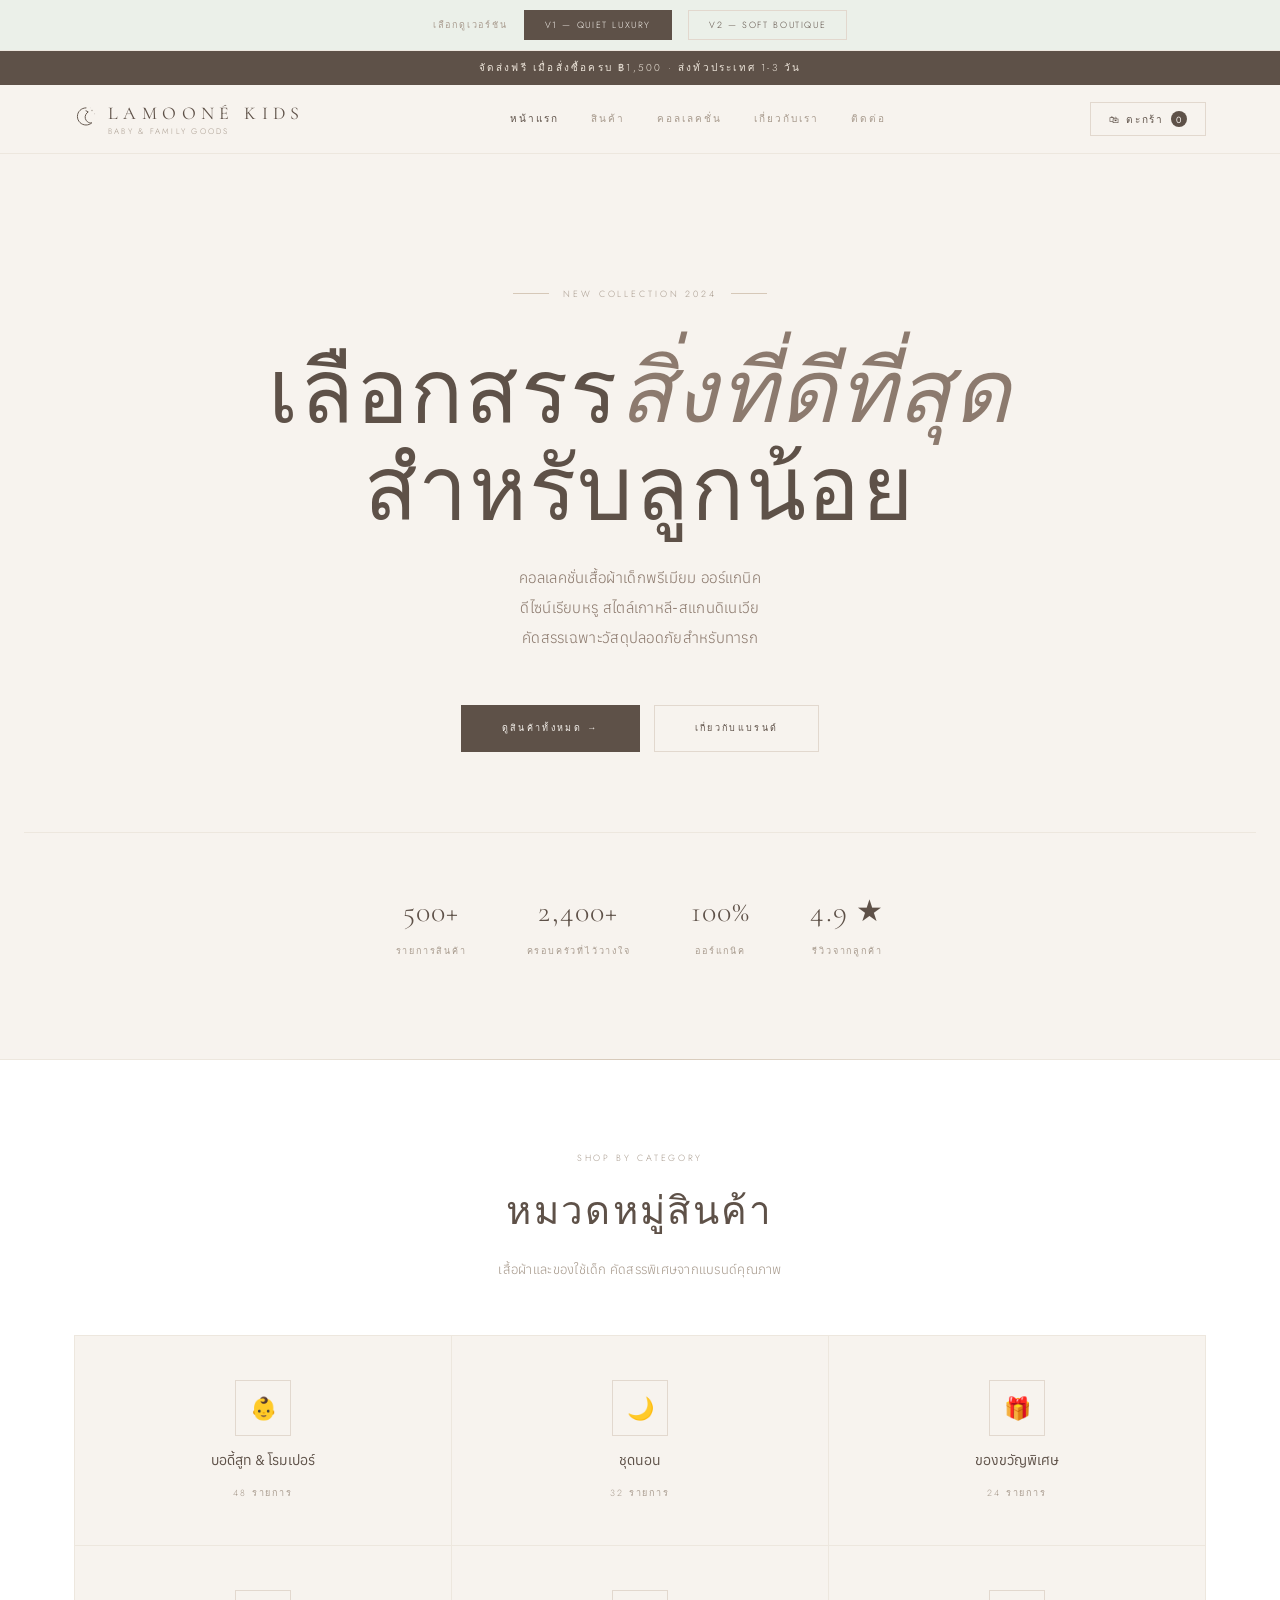
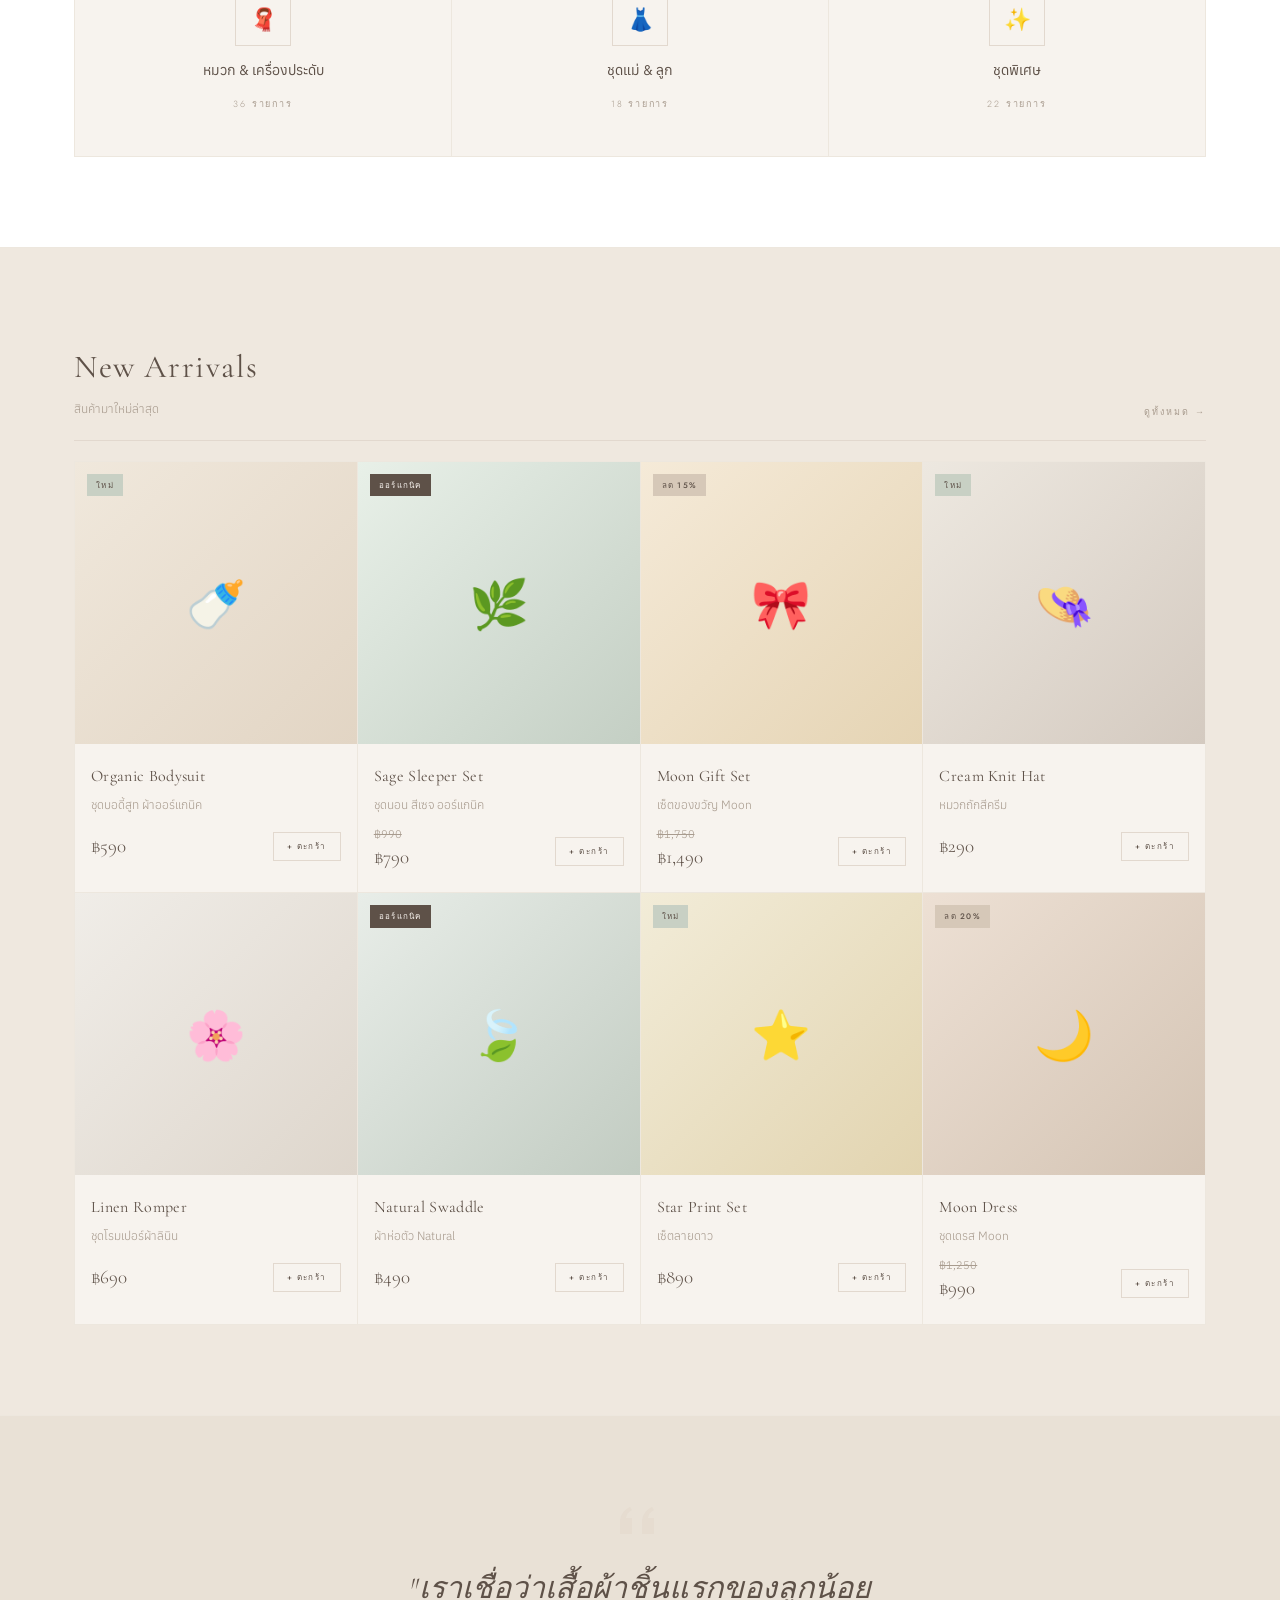
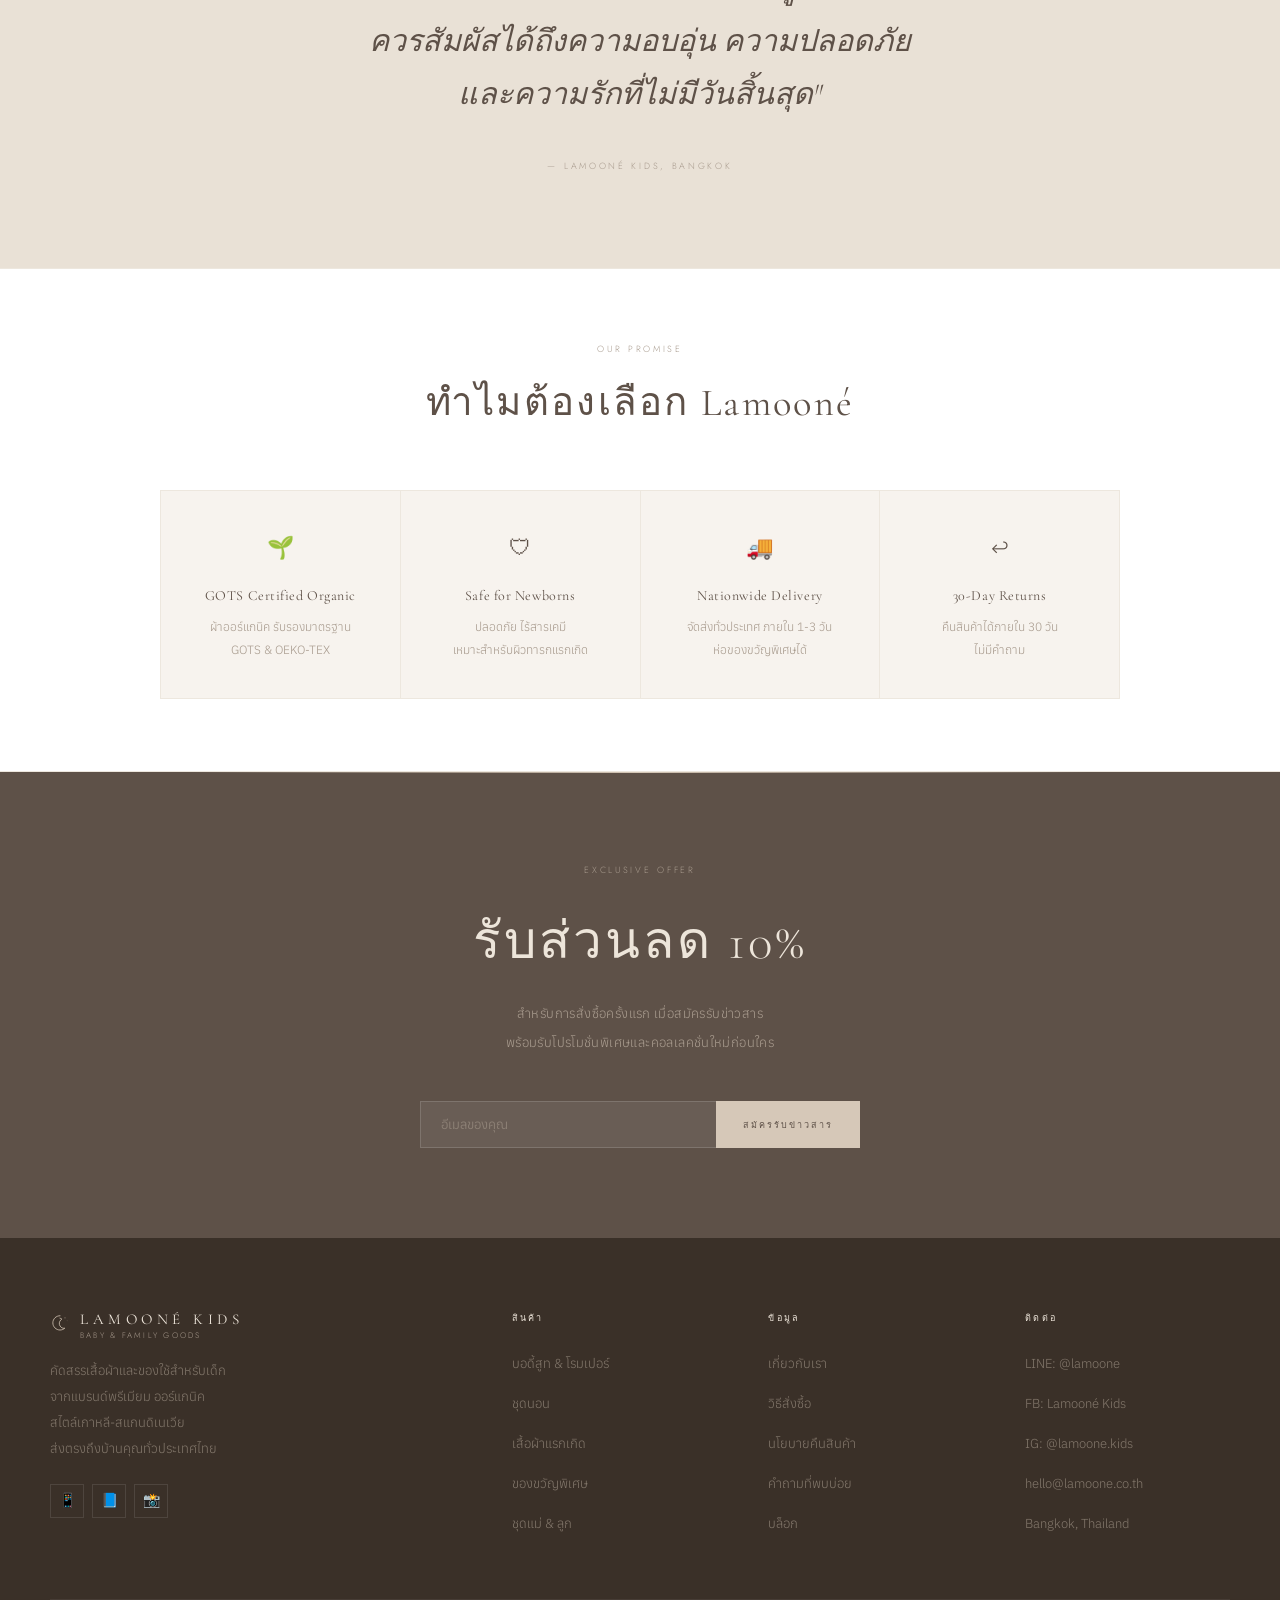
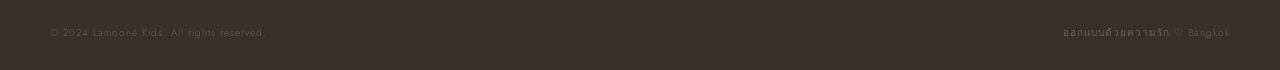
<file: v1.html>
<!DOCTYPE html>
<html lang="th">
<head>
  <meta charset="UTF-8">
  <meta name="viewport" content="width=device-width, initial-scale=1.0, viewport-fit=cover">
  <meta name="description" content="LAMOONÉ KIDS — เสื้อผ้าเด็กพรีเมียม คัดสรรพิเศษ ออร์แกนิค สไตล์เกาหลี-สแกนดิเนเวีย">
  <title>LAMOONÉ KIDS — Baby & Family Goods</title>
  <!-- Theme color for mobile browsers & LINE -->
  <meta name="theme-color" content="#F7F3EE">
  <meta name="apple-mobile-web-app-capable" content="yes">
  <meta name="apple-mobile-web-app-status-bar-style" content="default">
  <!-- Open Graph for LINE / Facebook sharing -->
  <meta property="og:title" content="LAMOONÉ KIDS — Baby & Family Goods">
  <meta property="og:description" content="เสื้อผ้าเด็กพรีเมียม ออร์แกนิค สไตล์เกาหลี-สแกนดิเนเวีย คัดสรรเฉพาะวัสดุปลอดภัยสำหรับทารก">
  <meta property="og:type" content="website">
  <meta property="og:locale" content="th_TH">
  <meta property="og:site_name" content="LAMOONÉ KIDS">
  <!-- LINE in-app browser -->
  <meta name="x5-orientation" content="portrait">
  <meta name="x5-page-mode" content="app">
  <meta name="browsermode" content="application">
  <meta name="nightmode" content="disable">
  <meta name="layoutmode" content="fitscreen">
  <meta name="imagemode" content="force">
  <meta name="screen-orientation" content="portrait">
  <link rel="preconnect" href="https://fonts.googleapis.com">
  <link rel="preconnect" href="https://fonts.gstatic.com" crossorigin>
  <link href="https://fonts.googleapis.com/css2?family=Anuphan:wght@300;400;500&family=Cormorant+Garamond:ital,wght@0,300;0,400;0,500;1,300;1,400&family=Jost:wght@300;400;500&display=swap" rel="stylesheet">
  <style>
  /* =============================================
     LAMOONÉ KIDS — V1: QUIET LUXURY
     Inspiration: Seoul Seongsu-dong · Parisian minimal
  ============================================= */
  :root {
    --cream:    #F7F3EE;
    --cream-dk: #EFE8DF;
    --beige:    #E9E1D6;
    --taupe:    #D6C8B8;
    --taupe-lt: #EDE5DA;
    --mocha:    #5E5148;
    --mocha-md: #8C7A6E;
    --mocha-lt: #A89B8E;
    --sage:     #C8D0C4;
    --sage-lt:  #EBF0E9;
    --white:    #FFFFFF;
    --border:   #E2D8CE;
    --border-lt:#EDE7DE;
    --fn-en: 'Cormorant Garamond', Georgia, serif;
    --fn-ui: 'Jost', sans-serif;
    --fn-th: 'Anuphan', sans-serif;
    --ease: all 0.3s ease;
  }
  *, *::before, *::after { box-sizing: border-box; margin: 0; padding: 0; }
  html { scroll-behavior: smooth; -webkit-text-size-adjust: 100%; }
  body {
    font-family: var(--fn-th);
    background: var(--cream);
    color: var(--mocha);
    line-height: 1.8;
    overflow-x: hidden;
    -webkit-overflow-scrolling: touch;
    padding-bottom: env(safe-area-inset-bottom);
    font-weight: 300;
  }
  img { max-width: 100%; height: auto; display: block; }
  a { text-decoration: none; color: inherit; transition: var(--ease); -webkit-tap-highlight-color: transparent; }
  ul { list-style: none; }
  button { cursor: pointer; font-family: inherit; border: none; outline: none; -webkit-tap-highlight-color: transparent; touch-action: manipulation; }
  .container { max-width: 1180px; margin: 0 auto; padding: 0 24px; }

  /* ---- TOPBAR ---- */
  .topbar {
    background: var(--mocha);
    color: var(--taupe-lt);
    padding: 8px 24px;
    text-align: center;
    font-family: var(--fn-ui);
    font-size: 10px;
    letter-spacing: 0.22em;
    text-transform: uppercase;
  }

  /* ---- NAVBAR ---- */
  .nav {
    background: rgba(247,243,238,0.97);
    -webkit-backdrop-filter: blur(12px);
    backdrop-filter: blur(12px);
    border-bottom: 1px solid var(--border-lt);
    position: -webkit-sticky;
    position: sticky;
    top: 0;
    z-index: 100;
  }
  .nav-inner {
    max-width: 1180px; margin: 0 auto; padding: 0 24px;
    height: 68px; display: flex; align-items: center; justify-content: space-between;
  }
  .logo { display: flex; align-items: center; gap: 10px; }
  .logo-icon { color: var(--mocha); flex-shrink: 0; }
  .logo-text { line-height: 1.25; }
  .logo-en {
    font-family: var(--fn-en); font-size: 18px; font-weight: 400;
    letter-spacing: 0.3em; text-transform: uppercase; color: var(--mocha); display: block;
    white-space: nowrap;
  }
  .logo-sub {
    font-family: var(--fn-ui); font-size: 8px; letter-spacing: 0.28em;
    text-transform: uppercase; color: var(--mocha-lt); display: block; margin-top: 1px;
    white-space: nowrap;
  }
  .nav-links { display: flex; align-items: center; gap: 0; }
  .nav-links a {
    padding: 6px 16px; font-family: var(--fn-ui); font-size: 10px;
    font-weight: 400; letter-spacing: 0.2em; text-transform: uppercase; color: var(--mocha-lt);
  }
  .nav-links a:hover, .nav-links a.active { color: var(--mocha); }
  .nav-right { display: flex; align-items: center; gap: 8px; }
  .nav-cart {
    display: flex; align-items: center; gap: 7px; padding: 8px 18px;
    border: 1px solid var(--border); font-family: var(--fn-ui); font-size: 10px;
    letter-spacing: 0.18em; text-transform: uppercase; color: var(--mocha); background: transparent; transition: var(--ease);
  }
  .nav-cart:hover { background: var(--mocha); color: var(--cream); border-color: var(--mocha); }
  .cart-count {
    background: var(--mocha); color: var(--cream); width: 16px; height: 16px;
    border-radius: 50%; display: flex; align-items: center; justify-content: center; font-size: 9px;
  }
  .hamburger { display: none; flex-direction: column; gap: 5px; background: none; padding: 8px; }
  .hamburger span { width: 20px; height: 1px; background: var(--mocha); transition: var(--ease); }

  /* ---- HERO ---- */
  .hero {
    padding: 120px 24px 100px; background: var(--cream); text-align: center;
    position: relative; border-bottom: 1px solid var(--border-lt);
  }
  .hero::before {
    content: ''; position: absolute; bottom: -1px; left: 20%; right: 20%;
    height: 1px; background: linear-gradient(90deg, transparent, var(--taupe), transparent);
  }
  .hero-eyebrow {
    display: inline-flex; align-items: center; gap: 14px;
    font-family: var(--fn-ui); font-size: 9px; letter-spacing: 0.32em;
    text-transform: uppercase; color: var(--mocha-lt); margin-bottom: 44px;
  }
  .hero-eyebrow::before, .hero-eyebrow::after {
    content: ''; width: 36px; height: 1px; background: var(--taupe); display: block;
  }
  .hero h1 {
    font-family: var(--fn-en); font-size: clamp(3rem, 7vw, 5.5rem); font-weight: 300;
    line-height: 1.1; letter-spacing: 0.02em; color: var(--mocha); margin-bottom: 24px;
    max-width: 760px; margin-left: auto; margin-right: auto;
  }
  .hero h1 em { font-style: italic; color: var(--mocha-md); }
  .hero-th {
    font-family: var(--fn-th); font-size: 15px; font-weight: 300; color: var(--mocha-md);
    line-height: 2; max-width: 460px; margin: 0 auto 52px; letter-spacing: 0.02em;
  }
  .hero-btns { display: flex; gap: 14px; justify-content: center; flex-wrap: wrap; }
  .btn-primary {
    background: var(--mocha); color: var(--cream); padding: 14px 40px;
    font-family: var(--fn-ui); font-size: 9px; font-weight: 500; letter-spacing: 0.26em;
    text-transform: uppercase; display: inline-flex; align-items: center; gap: 12px;
    transition: var(--ease); border: 1px solid var(--mocha);
  }
  .btn-primary:hover { background: var(--mocha-md); border-color: var(--mocha-md); }
  .btn-ghost {
    background: transparent; color: var(--mocha); padding: 14px 40px;
    font-family: var(--fn-ui); font-size: 9px; font-weight: 500; letter-spacing: 0.26em;
    text-transform: uppercase; border: 1px solid var(--border); display: inline-flex; align-items: center; gap: 12px;
    transition: var(--ease);
  }
  .btn-ghost:hover { border-color: var(--mocha); }
  .hero-stats {
    display: flex; justify-content: center; gap: 60px; margin-top: 80px;
    padding-top: 52px; border-top: 1px solid var(--border-lt); flex-wrap: wrap;
  }
  .stat-num {
    font-family: var(--fn-en); font-size: 30px; font-weight: 300;
    letter-spacing: 0.04em; display: block; color: var(--mocha);
  }
  .stat-lbl {
    font-family: var(--fn-ui); font-size: 9px; letter-spacing: 0.2em;
    text-transform: uppercase; color: var(--mocha-lt); margin-top: 4px; display: block;
  }

  /* ---- SECTION HEAD ---- */
  .sec-head { text-align: center; margin-bottom: 52px; }
  .sec-eyebrow {
    font-family: var(--fn-ui); font-size: 9px; letter-spacing: 0.3em;
    text-transform: uppercase; color: var(--mocha-lt); display: block; margin-bottom: 12px;
  }
  .sec-head h2 {
    font-family: var(--fn-en); font-size: clamp(1.8rem, 3vw, 2.6rem);
    font-weight: 400; color: var(--mocha); letter-spacing: 0.06em;
  }
  .sec-head p {
    font-family: var(--fn-th); font-size: 13px; color: var(--mocha-lt);
    margin-top: 10px; letter-spacing: 0.02em; line-height: 2; font-weight: 300;
  }

  /* ---- CATEGORIES ---- */
  .categories { padding: 90px 24px; background: var(--white); border-bottom: 1px solid var(--border-lt); }
  .cat-grid {
    display: grid; grid-template-columns: repeat(3, 1fr);
    gap: 1px; background: var(--border-lt); border: 1px solid var(--border-lt);
  }
  .cat-item {
    background: var(--cream); padding: 44px 20px; text-align: center;
    cursor: pointer; transition: var(--ease); display: flex; flex-direction: column; align-items: center; gap: 12px;
  }
  .cat-item:hover { background: var(--beige); }
  .cat-icon-wrap {
    width: 56px; height: 56px; border: 1px solid var(--border);
    display: flex; align-items: center; justify-content: center;
    font-size: 22px; transition: var(--ease);
  }
  .cat-item:hover .cat-icon-wrap { border-color: var(--mocha); }
  .cat-name { font-family: var(--fn-th); font-size: 14px; font-weight: 400; color: var(--mocha); }
  .cat-count { font-family: var(--fn-ui); font-size: 9px; letter-spacing: 0.2em; text-transform: uppercase; color: var(--mocha-lt); }

  /* ---- PRODUCTS ---- */
  .products { padding: 90px 24px; background: var(--cream-dk); }
  .prod-header {
    display: flex; align-items: flex-end; justify-content: space-between;
    margin-bottom: 1px; border-bottom: 1px solid var(--border); padding-bottom: 20px; margin-bottom: 20px;
  }
  .prod-header h2 {
    font-family: var(--fn-en); font-size: clamp(1.4rem, 2.5vw, 2.2rem);
    font-weight: 400; color: var(--mocha); letter-spacing: 0.05em;
  }
  .prod-header p { font-size: 12px; color: var(--mocha-lt); margin-top: 3px; font-family: var(--fn-th); }
  .view-all {
    font-family: var(--fn-ui); font-size: 9px; letter-spacing: 0.22em;
    text-transform: uppercase; color: var(--mocha-lt); display: flex; align-items: center; gap: 8px;
  }
  .view-all:hover { color: var(--mocha); }
  .products-grid {
    display: grid; grid-template-columns: repeat(4, 1fr);
    gap: 1px; background: var(--border-lt); border: 1px solid var(--border-lt);
  }
  .product-card { background: var(--cream); overflow: hidden; transition: var(--ease); cursor: pointer; }
  .product-card:hover { background: var(--white); }
  .prod-img { aspect-ratio: 1; position: relative; overflow: hidden; }
  .prod-img-bg {
    width: 100%; height: 100%; display: flex; align-items: center;
    justify-content: center; font-size: 48px; transition: transform 0.4s ease;
  }
  .product-card:hover .prod-img-bg { transform: scale(1.04); }
  .prod-tag {
    position: absolute; top: 12px; left: 12px; font-family: var(--fn-ui); font-size: 8px;
    font-weight: 500; letter-spacing: 0.16em; text-transform: uppercase;
    padding: 4px 9px; background: var(--mocha); color: var(--cream);
  }
  .prod-tag.t-new { background: var(--sage); color: var(--mocha); }
  .prod-tag.t-sale { background: var(--taupe); color: var(--mocha); }
  .prod-info { padding: 18px 16px; }
  .prod-name { font-family: var(--fn-en); font-size: 16px; font-weight: 400; color: var(--mocha); letter-spacing: 0.02em; white-space: nowrap; overflow: hidden; text-overflow: ellipsis; }
  .prod-name-th { font-family: var(--fn-th); font-size: 12px; color: var(--mocha-lt); margin: 3px 0 14px; font-weight: 300; }
  .prod-bottom { display: flex; align-items: center; justify-content: space-between; }
  .prod-price { font-family: var(--fn-en); font-size: 19px; font-weight: 300; color: var(--mocha); }
  .prod-old { font-size: 11px; color: var(--mocha-lt); text-decoration: line-through; display: block; line-height: 1; }
  .prod-add {
    background: transparent; border: 1px solid var(--border); padding: 7px 13px;
    font-family: var(--fn-ui); font-size: 8px; letter-spacing: 0.18em;
    text-transform: uppercase; color: var(--mocha); transition: var(--ease);
  }
  .prod-add:hover { background: var(--mocha); color: var(--cream); border-color: var(--mocha); }

  /* ---- QUOTE BAND ---- */
  .quote-band { background: var(--beige); padding: 90px 24px; border-top: 1px solid var(--border-lt); border-bottom: 1px solid var(--border-lt); }
  .quote-inner { max-width: 660px; margin: 0 auto; text-align: center; }
  .quote-inner svg { margin: 0 auto 28px; color: var(--taupe); display: block; }
  .quote-inner blockquote {
    font-family: var(--fn-en); font-size: clamp(1.3rem, 2.5vw, 1.9rem);
    font-weight: 300; font-style: italic; line-height: 1.75; color: var(--mocha); margin-bottom: 28px;
  }
  .quote-inner cite {
    font-family: var(--fn-ui); font-size: 9px; letter-spacing: 0.3em;
    text-transform: uppercase; color: var(--mocha-lt); font-style: normal;
  }

  /* ---- TRUST ---- */
  .trust { padding: 72px 24px; background: var(--white); border-bottom: 1px solid var(--border-lt); }
  .trust-grid {
    display: grid; grid-template-columns: repeat(4, 1fr);
    gap: 1px; background: var(--border-lt); border: 1px solid var(--border-lt);
    max-width: 960px; margin: 0 auto;
  }
  .trust-item { background: var(--cream); padding: 36px 20px; text-align: center; }
  .trust-icon { font-size: 22px; margin-bottom: 16px; display: block; }
  .trust-item h3 { font-family: var(--fn-en); font-size: 14px; font-weight: 400; letter-spacing: 0.04em; color: var(--mocha); margin-bottom: 8px; }
  .trust-item p { font-family: var(--fn-th); font-size: 12px; color: var(--mocha-lt); line-height: 1.9; font-weight: 300; }

  /* ---- NEWSLETTER ---- */
  .newsletter { background: var(--mocha); padding: 90px 24px; text-align: center; position: relative; }
  .newsletter::before {
    content: ''; position: absolute; top: 0; left: 15%; right: 15%;
    height: 1px; background: linear-gradient(90deg, transparent, var(--taupe), transparent);
  }
  .nl-eyebrow { font-family: var(--fn-ui); font-size: 9px; letter-spacing: 0.3em; text-transform: uppercase; color: var(--mocha-lt); display: block; margin-bottom: 18px; }
  .newsletter h2 { font-family: var(--fn-en); font-size: clamp(2rem, 4vw, 3.2rem); font-weight: 300; letter-spacing: 0.06em; color: var(--taupe-lt); margin-bottom: 12px; }
  .newsletter p { font-family: var(--fn-th); font-size: 13px; color: var(--mocha-lt); letter-spacing: 0.03em; margin-bottom: 44px; line-height: 2.2; font-weight: 300; }
  .nl-form { display: flex; max-width: 440px; margin: 0 auto; }
  .nl-form input {
    flex: 1; padding: 14px 20px; background: rgba(255,255,255,0.07);
    border: 1px solid rgba(255,255,255,0.14); border-right: none;
    font-family: var(--fn-th); font-size: 13px; color: var(--cream); outline: none;
  }
  .nl-form input::placeholder { color: rgba(168,155,142,0.55); }
  .nl-form button {
    background: var(--taupe); color: var(--mocha); padding: 14px 26px;
    font-family: var(--fn-ui); font-size: 9px; font-weight: 500; letter-spacing: 0.22em;
    text-transform: uppercase; border: 1px solid var(--taupe); white-space: nowrap; transition: var(--ease);
  }
  .nl-form button:hover { background: var(--beige); border-color: var(--beige); }

  /* ---- FOOTER ---- */
  footer { background: #3A3028; color: var(--mocha-lt); padding: 72px 24px 28px; }
  .footer-grid {
    max-width: 1180px; margin: 0 auto 52px;
    display: grid; grid-template-columns: 2fr 1fr 1fr 1fr; gap: 52px;
  }
  .footer-brand .logo-en { color: var(--taupe-lt); font-size: 15px; }
  .footer-brand .logo-sub { color: var(--mocha-lt); }
  .footer-desc { margin-top: 18px; font-size: 13px; line-height: 2; color: rgba(168,155,142,0.65); font-weight: 300; }
  .footer-social { display: flex; gap: 8px; margin-top: 22px; }
  .social-btn {
    width: 34px; height: 34px; border: 1px solid rgba(255,255,255,0.1);
    display: flex; align-items: center; justify-content: center; font-size: 14px; transition: var(--ease); color: var(--mocha-lt);
  }
  .social-btn:hover { border-color: var(--taupe); color: var(--taupe-lt); }
  .footer-col h4 { font-family: var(--fn-ui); font-size: 9px; font-weight: 500; letter-spacing: 0.25em; text-transform: uppercase; color: var(--taupe-lt); margin-bottom: 22px; }
  .footer-col li { margin-bottom: 11px; }
  .footer-col li a { font-family: var(--fn-th); font-size: 13px; color: rgba(168,155,142,0.65); transition: var(--ease); font-weight: 300; }
  .footer-col li a:hover { color: var(--taupe-lt); }
  .footer-bottom {
    max-width: 1180px; margin: 0 auto; border-top: 1px solid rgba(255,255,255,0.06);
    padding-top: 24px; display: flex; justify-content: space-between; flex-wrap: wrap; gap: 12px;
    font-family: var(--fn-ui); font-size: 10px; letter-spacing: 0.1em; color: rgba(168,155,142,0.45);
  }

  /* ---- MOBILE NAV ---- */
  .mobile-nav {
    display: none; position: fixed; bottom: 0; left: 0; right: 0;
    background: var(--cream); border-top: 1px solid var(--border-lt);
    padding: 8px 0 calc(8px + env(safe-area-inset-bottom)); z-index: 100;
    -webkit-transform: translateZ(0); transform: translateZ(0);
  }
  .mob-nav-grid { display: grid; grid-template-columns: repeat(4, 1fr); }
  .mob-nav-item {
    display: flex; flex-direction: column; align-items: center; gap: 3px; padding: 7px 4px;
    font-family: var(--fn-ui); font-size: 8px; letter-spacing: 0.1em; text-transform: uppercase;
    color: var(--mocha-lt); transition: var(--ease);
  }
  .mob-nav-item.active, .mob-nav-item:hover { color: var(--mocha); }
  .mob-nav-item span:first-child { font-size: 20px; }

  /* ---- VERSION SWITCH ---- */
  .version-bar {
    background: var(--sage-lt); border-bottom: 1px solid var(--border-lt);
    padding: 10px 24px; display: flex; align-items: center; justify-content: center; gap: 16px;
  }
  .version-bar span { font-family: var(--fn-ui); font-size: 9px; letter-spacing: 0.2em; text-transform: uppercase; color: var(--mocha-lt); }
  .v-btn {
    padding: 6px 20px; font-family: var(--fn-ui); font-size: 9px; letter-spacing: 0.18em;
    text-transform: uppercase; border: 1px solid var(--border); background: transparent; color: var(--mocha); transition: var(--ease);
  }
  .v-btn.active { background: var(--mocha); color: var(--cream); border-color: var(--mocha); }
  .v-btn:hover:not(.active) { border-color: var(--mocha); }

  /* ---- RESPONSIVE ---- */
  @media (max-width: 1024px) {
    .products-grid { grid-template-columns: repeat(3, 1fr); }
    .footer-grid { grid-template-columns: 1fr 1fr; gap: 36px; }
    .trust-grid { grid-template-columns: repeat(2, 1fr); }
  }
  @media (max-width: 768px) {
    .nav-links { display: none; }
    .hamburger { display: flex; }
    .hero { padding: 72px 20px 56px; }
    .hero h1 { font-size: clamp(2rem, 9vw, 3rem); }
    .cat-grid { grid-template-columns: repeat(2, 1fr); }
    .products-grid { grid-template-columns: repeat(2, 1fr); }
    .footer-grid { grid-template-columns: 1fr; gap: 32px; }
    .mobile-nav { display: block; }
    body { padding-bottom: calc(70px + env(safe-area-inset-bottom)); }
    .hero-stats { gap: 20px; padding-top: 32px; margin-top: 40px; }
    .products { padding: 52px 16px; }
    .categories { padding: 52px 16px; }
    .trust { padding: 48px 16px; }
    .newsletter { padding: 64px 20px; }
    .quote-band { padding: 56px 20px; }
  }
  @media (max-width: 480px) {
    .hero-stats { gap: 18px; flex-wrap: wrap; }
    .hero-stats .stat { min-width: 80px; }
    .nl-form { flex-direction: column; }
    .nl-form input { border-right: 1px solid rgba(255,255,255,0.14); border-bottom: none; }
    .trust-grid { grid-template-columns: 1fr; }
    .products-grid { gap: 8px; }
    .prod-info { padding: 12px; }
    .prod-name { font-size: 14px; }
    .nav-inner { padding: 0 16px; }
    .logo-en { font-size: 15px; letter-spacing: 0.2em; }
  }

  /* ---- SCROLL REVEAL — visible by default, animate only if JS ready ---- */
  .reveal { opacity: 1; transform: none; transition: opacity 0.6s ease, transform 0.6s ease; }
  .js-ready .reveal { opacity: 0; transform: translateY(18px); }
  .js-ready .reveal.vis { opacity: 1; transform: none; }
  </style>
</head>
<body>

<!-- VERSION SWITCHER -->
<div class="version-bar">
  <span>เลือกดูเวอร์ชัน</span>
  <a href="v1.html" class="v-btn active">V1 — Quiet Luxury</a>
  <a href="v2.html" class="v-btn">V2 — Soft Boutique</a>
</div>

<!-- TOPBAR -->
<div class="topbar">จัดส่งฟรี เมื่อสั่งซื้อครบ ฿1,500 · ส่งทั่วประเทศ 1-3 วัน</div>

<!-- NAVBAR -->
<nav class="nav">
  <div class="nav-inner">
    <a href="v1.html" class="logo">
      <svg class="logo-icon" width="24" height="28" viewBox="0 0 28 32" fill="none">
        <path d="M14 3C8.477 3 4 7.477 4 13C4 18.523 8.477 23 14 23C16.6 23 18.95 22.05 20.75 20.45C19.05 20.9 17.2 20.4 15.7 19.25C13 17.1 12.25 13.5 13.85 10.7C14.5 9.5 15.45 8.45 16.6 7.75C15.7 7.1 14.85 6.65 14 6.45" stroke="currentColor" stroke-width="1.1" stroke-linecap="round"/>
        <circle cx="21" cy="6" r="0.9" fill="currentColor" opacity="0.5"/>
        <circle cx="24" cy="10" r="0.6" fill="currentColor" opacity="0.3"/>
        <circle cx="19" cy="3" r="0.5" fill="currentColor" opacity="0.22"/>
      </svg>
      <div class="logo-text">
        <span class="logo-en">Lamooné Kids</span>
        <span class="logo-sub">baby &amp; family goods</span>
      </div>
    </a>
    <nav class="nav-links">
      <a href="v1.html" class="active">หน้าแรก</a>
      <a href="#">สินค้า</a>
      <a href="#">คอลเลคชั่น</a>
      <a href="#">เกี่ยวกับเรา</a>
      <a href="#">ติดต่อ</a>
    </nav>
    <div class="nav-right">
      <button class="nav-cart">🛍 ตะกร้า <span class="cart-count">0</span></button>
      <button class="hamburger"><span></span><span></span><span></span></button>
    </div>
  </div>
</nav>

<!-- HERO -->
<section class="hero">
  <div class="hero-eyebrow">New Collection 2024</div>
  <h1>เลือกสรร<em>สิ่งที่ดีที่สุด</em><br>สำหรับลูกน้อย</h1>
  <p class="hero-th">
    คอลเลคชั่นเสื้อผ้าเด็กพรีเมียม ออร์แกนิค<br>
    ดีไซน์เรียบหรู สไตล์เกาหลี-สแกนดิเนเวีย<br>
    คัดสรรเฉพาะวัสดุปลอดภัยสำหรับทารก
  </p>
  <div class="hero-btns">
    <a href="#" class="btn-primary">ดูสินค้าทั้งหมด →</a>
    <a href="#" class="btn-ghost">เกี่ยวกับแบรนด์</a>
  </div>
  <div class="hero-stats">
    <div class="stat"><span class="stat-num">500+</span><span class="stat-lbl">รายการสินค้า</span></div>
    <div class="stat"><span class="stat-num">2,400+</span><span class="stat-lbl">ครอบครัวที่ไว้วางใจ</span></div>
    <div class="stat"><span class="stat-num">100%</span><span class="stat-lbl">ออร์แกนิค</span></div>
    <div class="stat"><span class="stat-num">4.9 ★</span><span class="stat-lbl">รีวิวจากลูกค้า</span></div>
  </div>
</section>

<!-- CATEGORIES -->
<section class="categories">
  <div class="container">
    <div class="sec-head">
      <span class="sec-eyebrow">Shop by Category</span>
      <h2>หมวดหมู่สินค้า</h2>
      <p>เสื้อผ้าและของใช้เด็ก คัดสรรพิเศษจากแบรนด์คุณภาพ</p>
    </div>
    <div class="cat-grid">
      <div class="cat-item reveal"><div class="cat-icon-wrap">👶</div><span class="cat-name">บอดี้สูท & โรมเปอร์</span><span class="cat-count">48 รายการ</span></div>
      <div class="cat-item reveal"><div class="cat-icon-wrap">🌙</div><span class="cat-name">ชุดนอน</span><span class="cat-count">32 รายการ</span></div>
      <div class="cat-item reveal"><div class="cat-icon-wrap">🎁</div><span class="cat-name">ของขวัญพิเศษ</span><span class="cat-count">24 รายการ</span></div>
      <div class="cat-item reveal"><div class="cat-icon-wrap">🧣</div><span class="cat-name">หมวก & เครื่องประดับ</span><span class="cat-count">36 รายการ</span></div>
      <div class="cat-item reveal"><div class="cat-icon-wrap">👗</div><span class="cat-name">ชุดแม่ & ลูก</span><span class="cat-count">18 รายการ</span></div>
      <div class="cat-item reveal"><div class="cat-icon-wrap">✨</div><span class="cat-name">ชุดพิเศษ</span><span class="cat-count">22 รายการ</span></div>
    </div>
  </div>
</section>

<!-- PRODUCTS -->
<section class="products">
  <div class="container">
    <div class="prod-header">
      <div>
        <h2>New Arrivals</h2>
        <p>สินค้ามาใหม่ล่าสุด</p>
      </div>
      <a href="#" class="view-all">ดูทั้งหมด →</a>
    </div>
    <div class="products-grid">
      <div class="product-card reveal">
        <div class="prod-img">
          <div class="prod-img-bg" style="background:linear-gradient(135deg,#F0E8DC,#E2D5C4);">🍼</div>
          <span class="prod-tag t-new">ใหม่</span>
        </div>
        <div class="prod-info">
          <div class="prod-name">Organic Bodysuit</div>
          <div class="prod-name-th">ชุดบอดี้สูท ผ้าออร์แกนิค</div>
          <div class="prod-bottom"><span class="prod-price">฿590</span><button class="prod-add">+ ตะกร้า</button></div>
        </div>
      </div>
      <div class="product-card reveal">
        <div class="prod-img">
          <div class="prod-img-bg" style="background:linear-gradient(135deg,#E8F0E8,#C4CFC4);">🌿</div>
          <span class="prod-tag">ออร์แกนิค</span>
        </div>
        <div class="prod-info">
          <div class="prod-name">Sage Sleeper Set</div>
          <div class="prod-name-th">ชุดนอน สีเซจ ออร์แกนิค</div>
          <div class="prod-bottom"><div><span class="prod-old">฿990</span><span class="prod-price">฿790</span></div><button class="prod-add">+ ตะกร้า</button></div>
        </div>
      </div>
      <div class="product-card reveal">
        <div class="prod-img">
          <div class="prod-img-bg" style="background:linear-gradient(135deg,#F5EAD8,#E5D4B4);">🎀</div>
          <span class="prod-tag t-sale">ลด 15%</span>
        </div>
        <div class="prod-info">
          <div class="prod-name">Moon Gift Set</div>
          <div class="prod-name-th">เซ็ตของขวัญ Moon</div>
          <div class="prod-bottom"><div><span class="prod-old">฿1,750</span><span class="prod-price">฿1,490</span></div><button class="prod-add">+ ตะกร้า</button></div>
        </div>
      </div>
      <div class="product-card reveal">
        <div class="prod-img">
          <div class="prod-img-bg" style="background:linear-gradient(135deg,#EDE8E0,#D4CAC0);">👒</div>
          <span class="prod-tag t-new">ใหม่</span>
        </div>
        <div class="prod-info">
          <div class="prod-name">Cream Knit Hat</div>
          <div class="prod-name-th">หมวกถักสีครีม</div>
          <div class="prod-bottom"><span class="prod-price">฿290</span><button class="prod-add">+ ตะกร้า</button></div>
        </div>
      </div>
      <div class="product-card reveal">
        <div class="prod-img">
          <div class="prod-img-bg" style="background:linear-gradient(135deg,#F0EDE8,#DED6CC);">🌸</div>
        </div>
        <div class="prod-info">
          <div class="prod-name">Linen Romper</div>
          <div class="prod-name-th">ชุดโรมเปอร์ผ้าลินิน</div>
          <div class="prod-bottom"><span class="prod-price">฿690</span><button class="prod-add">+ ตะกร้า</button></div>
        </div>
      </div>
      <div class="product-card reveal">
        <div class="prod-img">
          <div class="prod-img-bg" style="background:linear-gradient(135deg,#E8EDE8,#C2CCC2);">🍃</div>
          <span class="prod-tag">ออร์แกนิค</span>
        </div>
        <div class="prod-info">
          <div class="prod-name">Natural Swaddle</div>
          <div class="prod-name-th">ผ้าห่อตัว Natural</div>
          <div class="prod-bottom"><span class="prod-price">฿490</span><button class="prod-add">+ ตะกร้า</button></div>
        </div>
      </div>
      <div class="product-card reveal">
        <div class="prod-img">
          <div class="prod-img-bg" style="background:linear-gradient(135deg,#F2ECD8,#E2D4B0);">⭐</div>
          <span class="prod-tag t-new">ใหม่</span>
        </div>
        <div class="prod-info">
          <div class="prod-name">Star Print Set</div>
          <div class="prod-name-th">เซ็ตลายดาว</div>
          <div class="prod-bottom"><span class="prod-price">฿890</span><button class="prod-add">+ ตะกร้า</button></div>
        </div>
      </div>
      <div class="product-card reveal">
        <div class="prod-img">
          <div class="prod-img-bg" style="background:linear-gradient(135deg,#EDE0D4,#D4C4B4);">🌙</div>
          <span class="prod-tag t-sale">ลด 20%</span>
        </div>
        <div class="prod-info">
          <div class="prod-name">Moon Dress</div>
          <div class="prod-name-th">ชุดเดรส Moon</div>
          <div class="prod-bottom"><div><span class="prod-old">฿1,250</span><span class="prod-price">฿990</span></div><button class="prod-add">+ ตะกร้า</button></div>
        </div>
      </div>
    </div>
  </div>
</section>

<!-- QUOTE BAND -->
<section class="quote-band">
  <div class="quote-inner">
    <svg width="40" height="28" viewBox="0 0 40 28" fill="none">
      <path d="M0 28V16C0 9.333 3.333 4.333 10 1L12 4C8.667 5.667 6.667 8.333 6 12H12V28H0ZM22 28V16C22 9.333 25.333 4.333 32 1L34 4C30.667 5.667 28.667 8.333 28 12H34V28H22Z" fill="currentColor" opacity="0.2"/>
    </svg>
    <blockquote>
      "เราเชื่อว่าเสื้อผ้าชิ้นแรกของลูกน้อย<br>
      ควรสัมผัสได้ถึงความอบอุ่น ความปลอดภัย<br>
      และความรักที่ไม่มีวันสิ้นสุด"
    </blockquote>
    <cite>— Lamooné Kids, Bangkok</cite>
  </div>
</section>

<!-- TRUST -->
<section class="trust">
  <div class="container">
    <div class="sec-head">
      <span class="sec-eyebrow">Our Promise</span>
      <h2>ทำไมต้องเลือก Lamooné</h2>
    </div>
    <div class="trust-grid">
      <div class="trust-item reveal">
        <span class="trust-icon">🌱</span>
        <h3>GOTS Certified Organic</h3>
        <p>ผ้าออร์แกนิค รับรองมาตรฐาน<br>GOTS &amp; OEKO-TEX</p>
      </div>
      <div class="trust-item reveal">
        <span class="trust-icon">🛡</span>
        <h3>Safe for Newborns</h3>
        <p>ปลอดภัย ไร้สารเคมี<br>เหมาะสำหรับผิวทารกแรกเกิด</p>
      </div>
      <div class="trust-item reveal">
        <span class="trust-icon">🚚</span>
        <h3>Nationwide Delivery</h3>
        <p>จัดส่งทั่วประเทศ ภายใน 1-3 วัน<br>ห่อของขวัญพิเศษได้</p>
      </div>
      <div class="trust-item reveal">
        <span class="trust-icon">↩</span>
        <h3>30-Day Returns</h3>
        <p>คืนสินค้าได้ภายใน 30 วัน<br>ไม่มีคำถาม</p>
      </div>
    </div>
  </div>
</section>

<!-- NEWSLETTER -->
<section class="newsletter">
  <span class="nl-eyebrow">Exclusive Offer</span>
  <h2>รับส่วนลด 10%</h2>
  <p>
    สำหรับการสั่งซื้อครั้งแรก เมื่อสมัครรับข่าวสาร<br>
    พร้อมรับโปรโมชั่นพิเศษและคอลเลคชั่นใหม่ก่อนใคร
  </p>
  <div class="nl-form">
    <input type="email" placeholder="อีเมลของคุณ">
    <button>สมัครรับข่าวสาร</button>
  </div>
</section>

<!-- FOOTER -->
<footer>
  <div class="footer-grid">
    <div class="footer-brand">
      <div class="logo" style="gap:10px;">
        <svg width="20" height="24" viewBox="0 0 28 32" fill="none" style="color:#D6C8B8;">
          <path d="M14 3C8.477 3 4 7.477 4 13C4 18.523 8.477 23 14 23C16.6 23 18.95 22.05 20.75 20.45C19.05 20.9 17.2 20.4 15.7 19.25C13 17.1 12.25 13.5 13.85 10.7C14.5 9.5 15.45 8.45 16.6 7.75C15.7 7.1 14.85 6.65 14 6.45" stroke="currentColor" stroke-width="1.1" stroke-linecap="round"/>
          <circle cx="21" cy="6" r="0.9" fill="currentColor" opacity="0.5"/>
          <circle cx="24" cy="10" r="0.6" fill="currentColor" opacity="0.3"/>
        </svg>
        <div class="logo-text">
          <span class="logo-en" style="font-size:15px;">Lamooné Kids</span>
          <span class="logo-sub">baby &amp; family goods</span>
        </div>
      </div>
      <p class="footer-desc">
        คัดสรรเสื้อผ้าและของใช้สำหรับเด็ก<br>
        จากแบรนด์พรีเมียม ออร์แกนิค<br>
        สไตล์เกาหลี-สแกนดิเนเวีย<br>
        ส่งตรงถึงบ้านคุณทั่วประเทศไทย
      </p>
      <div class="footer-social">
        <a href="#" class="social-btn">📱</a>
        <a href="#" class="social-btn">📘</a>
        <a href="#" class="social-btn">📸</a>
      </div>
    </div>
    <div class="footer-col">
      <h4>สินค้า</h4>
      <ul>
        <li><a href="#">บอดี้สูท & โรมเปอร์</a></li>
        <li><a href="#">ชุดนอน</a></li>
        <li><a href="#">เสื้อผ้าแรกเกิด</a></li>
        <li><a href="#">ของขวัญพิเศษ</a></li>
        <li><a href="#">ชุดแม่ & ลูก</a></li>
      </ul>
    </div>
    <div class="footer-col">
      <h4>ข้อมูล</h4>
      <ul>
        <li><a href="#">เกี่ยวกับเรา</a></li>
        <li><a href="#">วิธีสั่งซื้อ</a></li>
        <li><a href="#">นโยบายคืนสินค้า</a></li>
        <li><a href="#">คำถามที่พบบ่อย</a></li>
        <li><a href="#">บล็อก</a></li>
      </ul>
    </div>
    <div class="footer-col">
      <h4>ติดต่อ</h4>
      <ul>
        <li><a href="#">LINE: @lamoone</a></li>
        <li><a href="#">FB: Lamooné Kids</a></li>
        <li><a href="#">IG: @lamoone.kids</a></li>
        <li><a href="#">hello@lamoone.co.th</a></li>
        <li><a href="#">Bangkok, Thailand</a></li>
      </ul>
    </div>
  </div>
  <div class="footer-bottom">
    <span>© 2024 Lamooné Kids. All rights reserved.</span>
    <span>ออกแบบด้วยความรัก ♡ Bangkok</span>
  </div>
</footer>

<!-- MOBILE NAV -->
<nav class="mobile-nav">
  <div class="mob-nav-grid">
    <a href="v1.html" class="mob-nav-item active"><span>🏠</span><span>หน้าแรก</span></a>
    <a href="#" class="mob-nav-item"><span>🛍</span><span>สินค้า</span></a>
    <a href="#" class="mob-nav-item"><span>❤️</span><span>รายการโปรด</span></a>
    <a href="#" class="mob-nav-item"><span>👤</span><span>บัญชี</span></a>
  </div>
</nav>

<script>
// Add js-ready so reveal animation only kicks in when JS is active
document.documentElement.classList.add('js-ready');
const io = new IntersectionObserver(entries => {
  entries.forEach(e => { if (e.isIntersecting) { e.target.classList.add('vis'); io.unobserve(e.target); } });
}, { threshold: 0.05, rootMargin: '0px 0px -40px 0px' });
document.querySelectorAll('.reveal').forEach(el => io.observe(el));
</script>
</body>
</html>
</file>
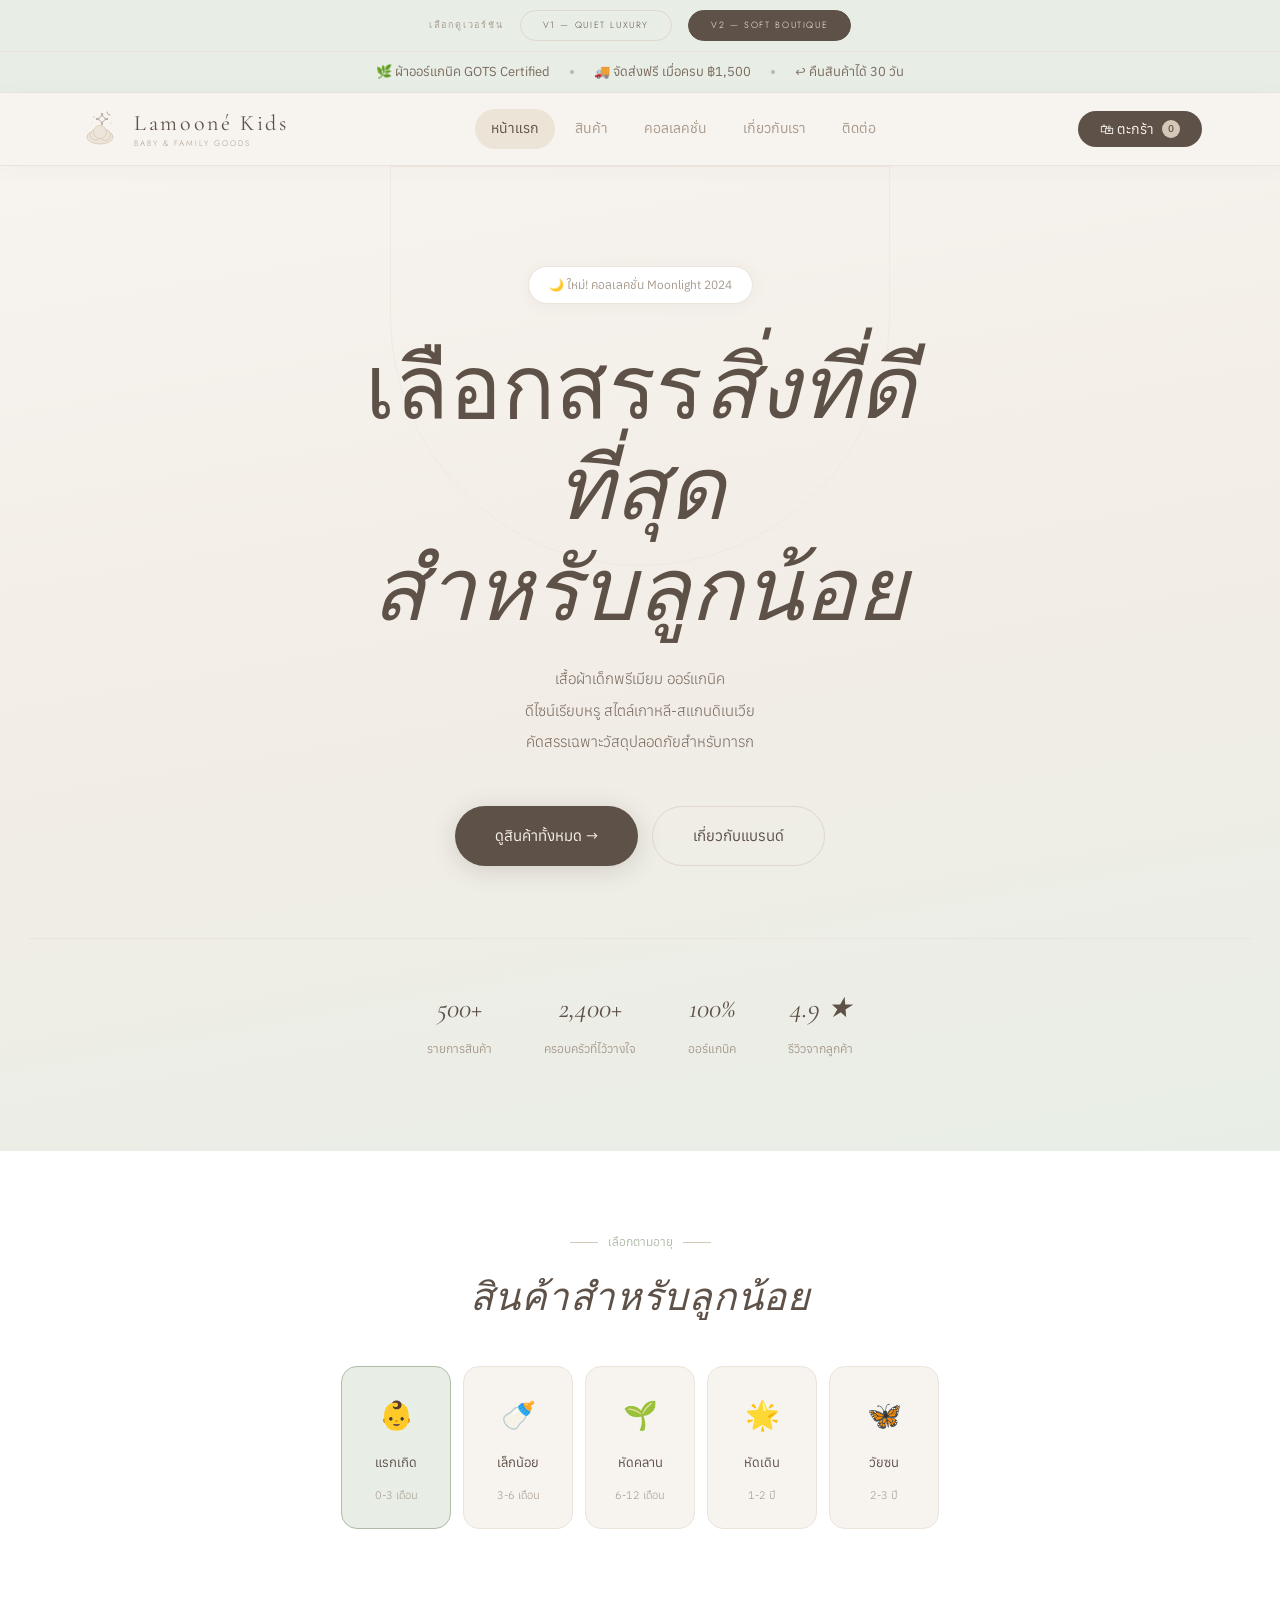
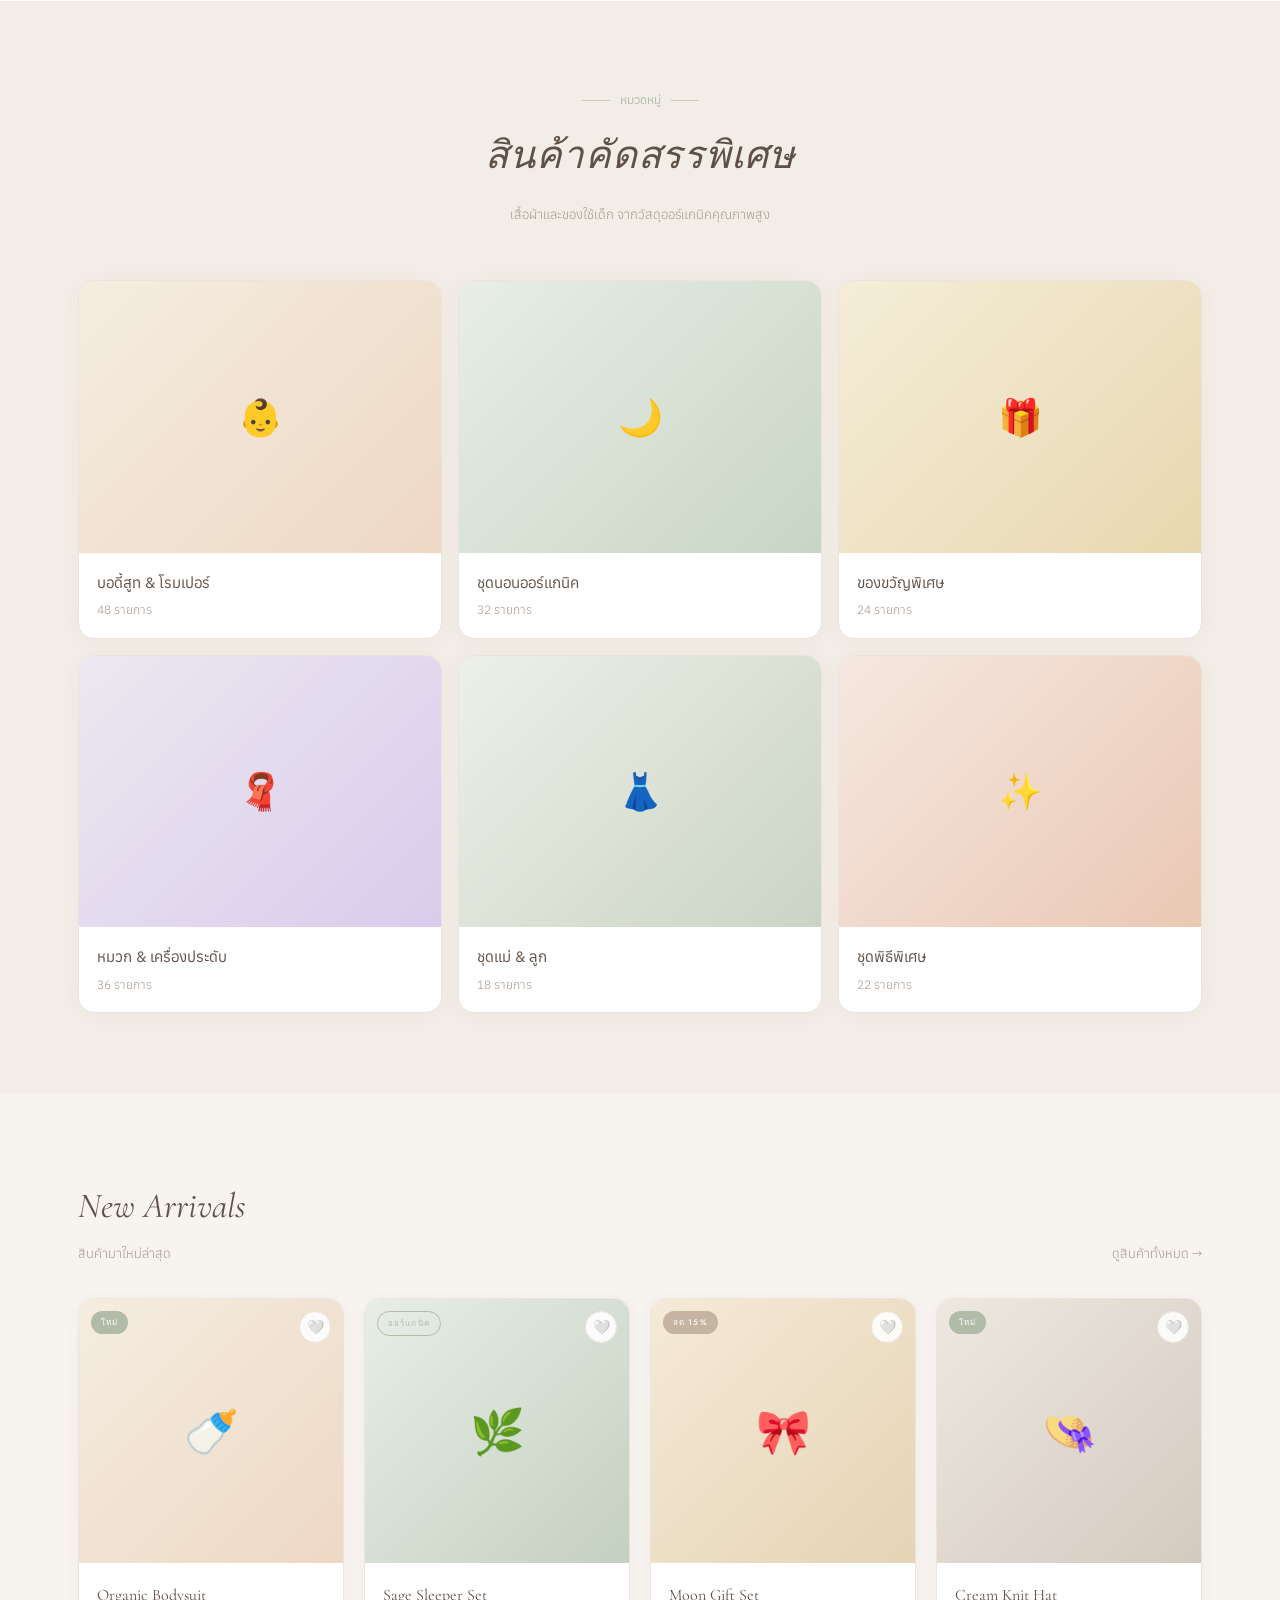
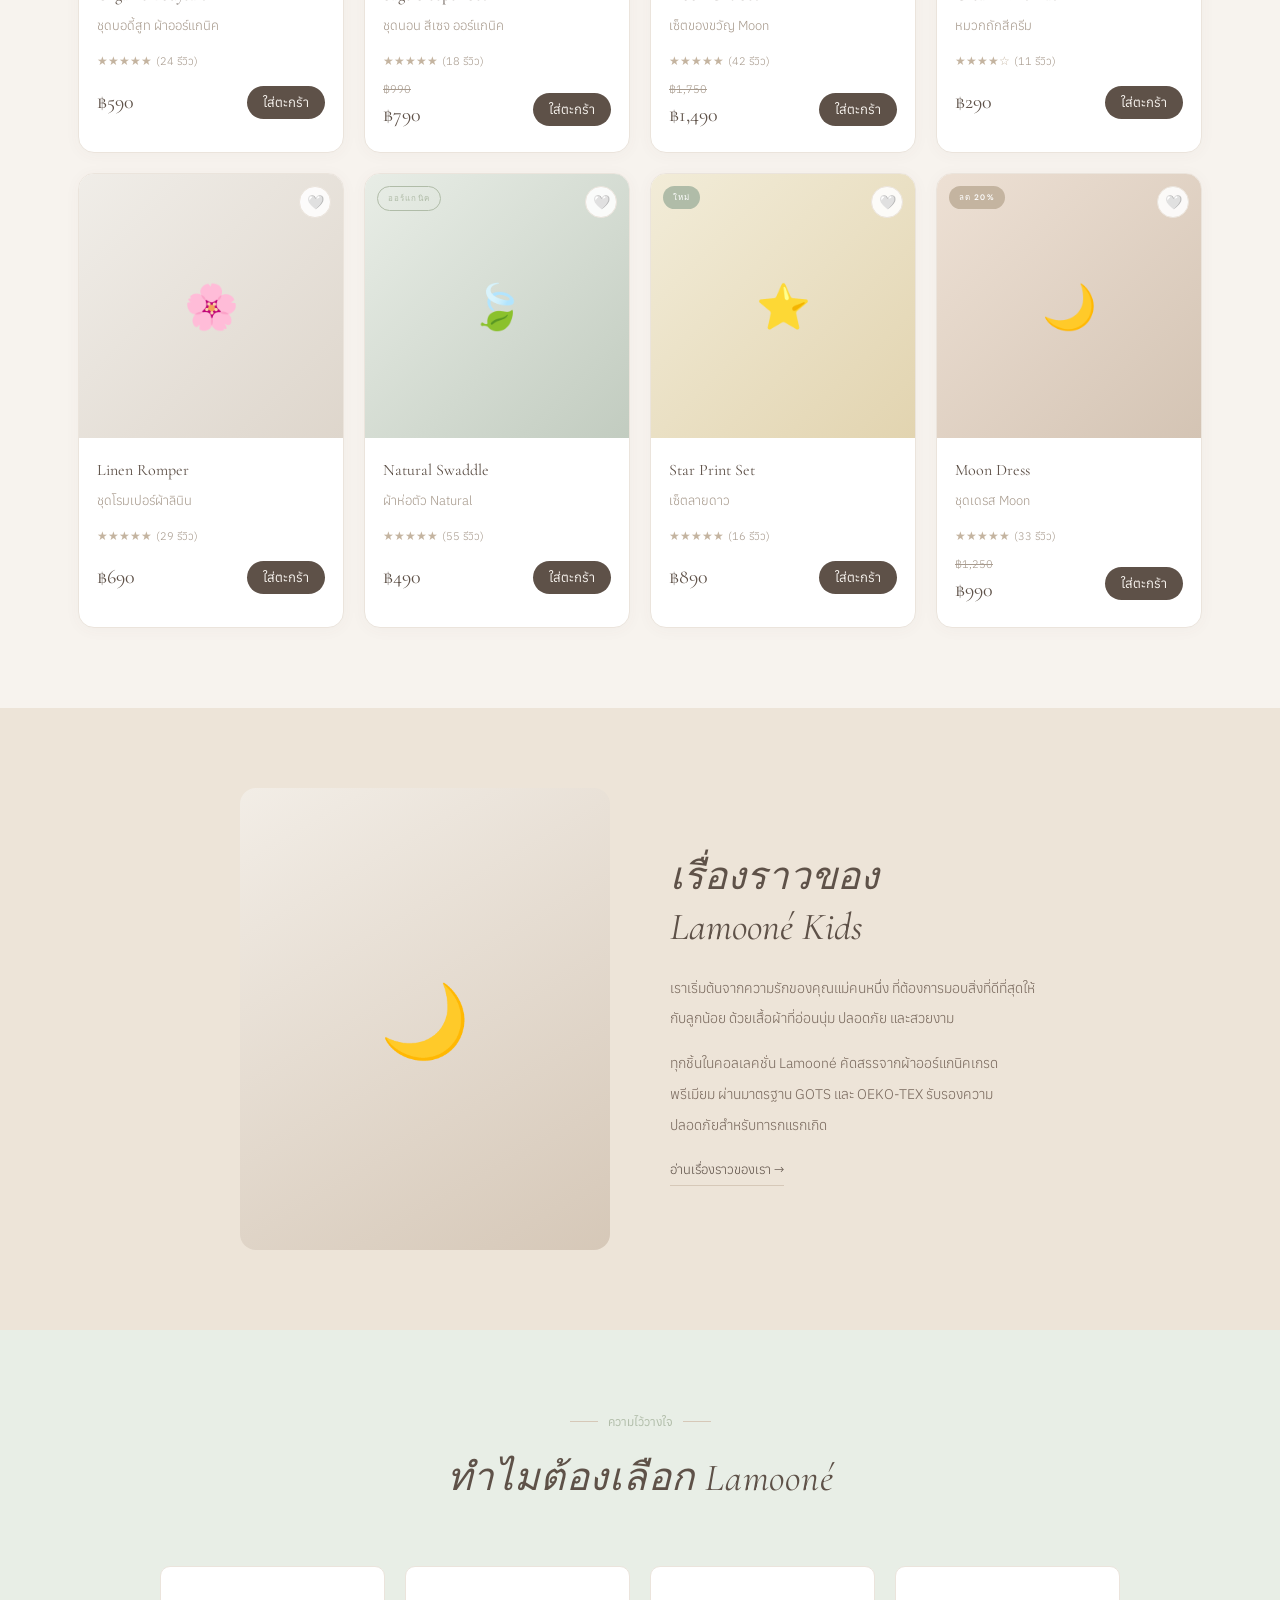
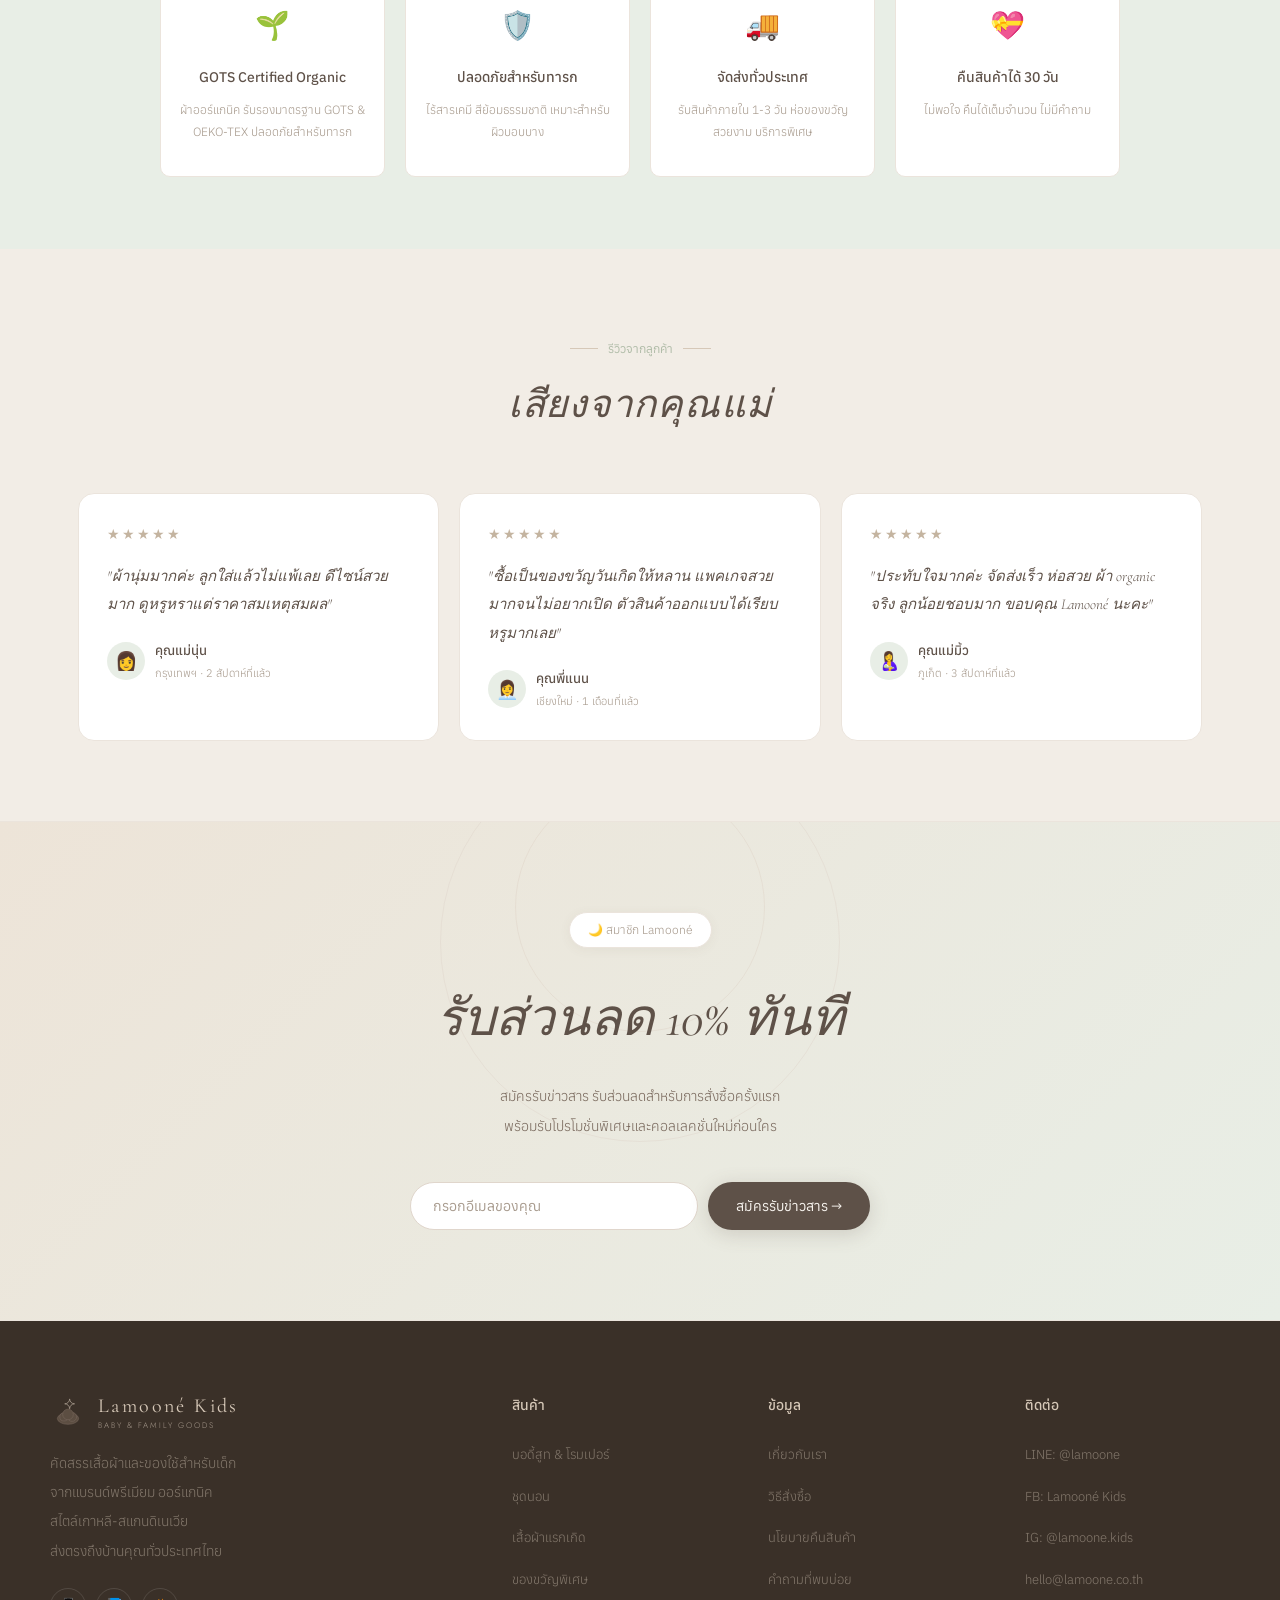
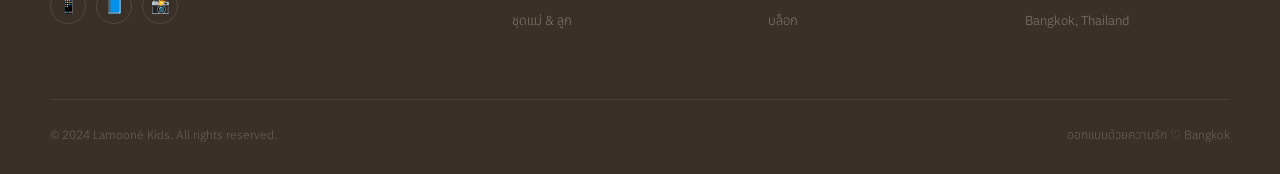
<file: v2.html>
<!DOCTYPE html>
<html lang="th">
<head>
  <meta charset="UTF-8">
  <meta name="viewport" content="width=device-width, initial-scale=1.0, viewport-fit=cover">
  <meta name="description" content="Lamooné Kids — เสื้อผ้าเด็กออร์แกนิค คัดสรรด้วยความรัก สำหรับลูกน้อย">
  <title>Lamooné Kids — Baby & Family Goods</title>
  <meta name="theme-color" content="#F7F3EE">
  <meta name="apple-mobile-web-app-capable" content="yes">
  <meta name="apple-mobile-web-app-status-bar-style" content="default">
  <meta property="og:title" content="Lamooné Kids — Baby & Family Goods">
  <meta property="og:description" content="เสื้อผ้าเด็กพรีเมียม ออร์แกนิค คัดสรรด้วยความรัก สไตล์เกาหลี-สแกนดิเนเวีย สำหรับลูกน้อย">
  <meta property="og:type" content="website">
  <meta property="og:locale" content="th_TH">
  <meta property="og:site_name" content="Lamooné Kids">
  <meta name="x5-orientation" content="portrait">
  <meta name="x5-page-mode" content="app">
  <meta name="browsermode" content="application">
  <meta name="nightmode" content="disable">
  <meta name="layoutmode" content="fitscreen">
  <meta name="imagemode" content="force">
  <meta name="screen-orientation" content="portrait">
  <link rel="preconnect" href="https://fonts.googleapis.com">
  <link rel="preconnect" href="https://fonts.gstatic.com" crossorigin>
  <link href="https://fonts.googleapis.com/css2?family=Anuphan:wght@300;400;500&family=Cormorant+Garamond:ital,wght@0,300;0,400;0,500;1,300;1,400;1,500&family=Jost:wght@300;400;500&display=swap" rel="stylesheet">
  <style>
  /* =============================================
     LAMOONÉ KIDS — V2: SOFT BOUTIQUE
     Inspiration: Bangkok Ari café · warm mother's touch
  ============================================= */
  :root {
    --cream:    #F7F3EE;
    --cream-warm:#F2EDE6;
    --blush:    #EDE4D8;
    --taupe:    #D6C8B8;
    --taupe-dk: #C4B4A0;
    --mocha:    #5E5148;
    --mocha-md: #7A6A5E;
    --mocha-lt: #A89B8E;
    --sage:     #C8D0C4;
    --sage-lt:  #E8EEE6;
    --sage-md:  #B0BCA8;
    --white:    #FFFFFF;
    --border:   #E0D6CC;
    --border-lt:#EBE4DC;
    --fn-en: 'Cormorant Garamond', Georgia, serif;
    --fn-ui: 'Jost', sans-serif;
    --fn-th: 'Anuphan', sans-serif;
    --ease: all 0.35s ease;
    --radius: 16px;
    --radius-sm: 10px;
  }
  *, *::before, *::after { box-sizing: border-box; margin: 0; padding: 0; }
  html { scroll-behavior: smooth; -webkit-text-size-adjust: 100%; }
  body {
    font-family: var(--fn-th);
    background: var(--cream);
    color: var(--mocha);
    line-height: 1.85;
    overflow-x: hidden;
    -webkit-overflow-scrolling: touch;
    padding-bottom: env(safe-area-inset-bottom);
    font-weight: 300;
  }
  img { max-width: 100%; height: auto; display: block; }
  a { text-decoration: none; color: inherit; transition: var(--ease); -webkit-tap-highlight-color: transparent; }
  ul { list-style: none; }
  button { cursor: pointer; font-family: inherit; border: none; outline: none; -webkit-tap-highlight-color: transparent; touch-action: manipulation; }
  .container { max-width: 1180px; margin: 0 auto; padding: 0 28px; }

  /* ---- VERSION SWITCH ---- */
  .version-bar {
    background: var(--sage-lt); border-bottom: 1px solid var(--border-lt);
    padding: 10px 24px; display: flex; align-items: center; justify-content: center; gap: 16px;
  }
  .version-bar span { font-family: var(--fn-ui); font-size: 9px; letter-spacing: 0.2em; text-transform: uppercase; color: var(--mocha-lt); }
  .v-btn {
    padding: 6px 22px; font-family: var(--fn-ui); font-size: 9px; letter-spacing: 0.18em;
    text-transform: uppercase; border: 1px solid var(--border); background: transparent;
    color: var(--mocha); border-radius: 999px; transition: var(--ease);
  }
  .v-btn.active { background: var(--mocha); color: var(--cream); border-color: var(--mocha); }
  .v-btn:hover:not(.active) { border-color: var(--mocha); }

  /* ---- TOPBAR ---- */
  .topbar {
    background: var(--sage-lt); border-bottom: 1px solid var(--border-lt);
    padding: 8px 24px; text-align: center; font-family: var(--fn-th);
    font-size: 13px; color: var(--mocha-md); font-weight: 400;
    display: flex; align-items: center; justify-content: center; gap: 20px;
  }
  .topbar-dot { width: 4px; height: 4px; border-radius: 50%; background: var(--sage-md); flex-shrink: 0; }

  /* ---- NAVBAR ---- */
  .nav {
    background: rgba(247,243,238,0.97);
    -webkit-backdrop-filter: blur(14px);
    backdrop-filter: blur(14px);
    border-bottom: 1px solid var(--border-lt);
    position: -webkit-sticky; position: sticky;
    top: 0; z-index: 100;
    box-shadow: 0 2px 24px rgba(94,81,72,0.04);
  }
  .nav-inner {
    max-width: 1180px; margin: 0 auto; padding: 0 28px;
    height: 72px; display: flex; align-items: center; justify-content: space-between;
  }
  .logo { display: flex; align-items: center; gap: 12px; }
  .logo-illustration { flex-shrink: 0; }
  .logo-text { line-height: 1.3; }
  .logo-en {
    font-family: var(--fn-en); font-size: 22px; font-weight: 400;
    letter-spacing: 0.12em; color: var(--mocha); display: block;
  }
  .logo-sub {
    font-family: var(--fn-ui); font-size: 8px; letter-spacing: 0.25em;
    text-transform: uppercase; color: var(--mocha-lt); display: block; margin-top: 1px;
  }
  .nav-links { display: flex; align-items: center; gap: 4px; }
  .nav-links a {
    padding: 7px 16px; font-family: var(--fn-th); font-size: 14px;
    font-weight: 400; color: var(--mocha-lt); border-radius: 999px;
  }
  .nav-links a:hover, .nav-links a.active { color: var(--mocha); background: var(--blush); }
  .nav-right { display: flex; align-items: center; gap: 10px; }
  .nav-cart {
    display: flex; align-items: center; gap: 8px; padding: 9px 22px;
    background: var(--mocha); color: var(--cream); font-family: var(--fn-th);
    font-size: 14px; font-weight: 400; border-radius: 999px; transition: var(--ease);
  }
  .nav-cart:hover { background: var(--mocha-md); }
  .cart-count {
    background: var(--taupe); color: var(--mocha); width: 18px; height: 18px;
    border-radius: 50%; display: flex; align-items: center; justify-content: center; font-size: 10px; font-weight: 500;
  }
  .hamburger { display: none; flex-direction: column; gap: 5px; background: none; padding: 8px; }
  .hamburger span { width: 22px; height: 1.5px; background: var(--mocha); border-radius: 2px; transition: var(--ease); }

  /* ---- HERO ---- */
  .hero {
    background: linear-gradient(170deg, var(--cream) 0%, var(--cream-warm) 50%, var(--sage-lt) 100%);
    padding: 100px 28px 90px; text-align: center; position: relative; overflow: hidden;
  }
  /* Soft decorative arch */
  .hero-arch {
    position: absolute; top: 0; left: 50%; transform: translateX(-50%);
    width: 500px; height: 400px; border: 1px solid var(--border-lt);
    border-radius: 0 0 250px 250px; pointer-events: none; opacity: 0.6;
  }
  .hero-content { position: relative; z-index: 1; }
  .hero-badge {
    display: inline-flex; align-items: center; gap: 8px;
    background: var(--white); border: 1px solid var(--border-lt);
    border-radius: 999px; padding: 7px 20px; font-family: var(--fn-th);
    font-size: 12px; font-weight: 400; color: var(--mocha-lt); margin-bottom: 36px;
    box-shadow: 0 2px 16px rgba(94,81,72,0.05);
  }
  .hero h1 {
    font-family: var(--fn-en); font-size: clamp(2.8rem, 7vw, 5.5rem);
    font-weight: 300; font-style: italic; line-height: 1.15; color: var(--mocha);
    margin-bottom: 20px; max-width: 700px; margin-left: auto; margin-right: auto;
  }
  .hero h1 strong { font-style: normal; font-weight: 400; }
  .hero-th {
    font-family: var(--fn-th); font-size: 15px; font-weight: 300; color: var(--mocha-md);
    line-height: 2.1; max-width: 440px; margin: 0 auto 48px;
  }
  .hero-btns { display: flex; gap: 14px; justify-content: center; flex-wrap: wrap; }
  .btn-primary {
    background: var(--mocha); color: var(--cream); padding: 15px 40px;
    font-family: var(--fn-th); font-size: 15px; font-weight: 400;
    border-radius: 999px; display: inline-flex; align-items: center; gap: 10px;
    transition: var(--ease); box-shadow: 0 4px 24px rgba(94,81,72,0.2);
  }
  .btn-primary:hover { background: var(--mocha-md); transform: translateY(-1px); }
  .btn-outline {
    background: transparent; color: var(--mocha); padding: 15px 40px;
    font-family: var(--fn-th); font-size: 15px; font-weight: 400;
    border-radius: 999px; border: 1.5px solid var(--border);
    display: inline-flex; align-items: center; gap: 10px; transition: var(--ease);
  }
  .btn-outline:hover { border-color: var(--mocha); }
  .hero-stats {
    display: flex; justify-content: center; gap: 52px; margin-top: 72px;
    padding-top: 44px; border-top: 1px solid var(--border-lt); flex-wrap: wrap;
  }
  .stat { text-align: center; }
  .stat-num { font-family: var(--fn-en); font-size: 28px; font-weight: 400; font-style: italic; display: block; color: var(--mocha); }
  .stat-lbl { font-family: var(--fn-th); font-size: 12px; color: var(--mocha-lt); font-weight: 400; margin-top: 4px; display: block; }

  /* ---- SECTION HEAD ---- */
  .sec-head { text-align: center; margin-bottom: 52px; }
  .sec-eyebrow {
    display: inline-flex; align-items: center; gap: 10px;
    font-family: var(--fn-th); font-size: 12px; color: var(--sage-md);
    margin-bottom: 10px; font-weight: 400;
  }
  .sec-eyebrow::before, .sec-eyebrow::after {
    content: ''; width: 28px; height: 1px; background: var(--taupe); display: block;
  }
  .sec-head h2 {
    font-family: var(--fn-en); font-size: clamp(1.8rem, 3vw, 2.8rem);
    font-weight: 400; font-style: italic; color: var(--mocha); letter-spacing: 0.02em;
  }
  .sec-head p { font-family: var(--fn-th); font-size: 13px; color: var(--mocha-lt); margin-top: 10px; line-height: 2; font-weight: 300; }

  /* ---- AGE FILTER ---- */
  .age-filter { padding: 72px 28px; background: var(--white); }
  .age-grid { display: flex; gap: 12px; justify-content: center; flex-wrap: wrap; }
  .age-card {
    display: flex; flex-direction: column; align-items: center; gap: 10px;
    padding: 22px 28px; background: var(--cream); border: 1.5px solid var(--border-lt);
    border-radius: var(--radius); cursor: pointer; transition: var(--ease); min-width: 110px;
  }
  .age-card:hover, .age-card.active { background: var(--sage-lt); border-color: var(--sage-md); }
  .age-emoji { font-size: 28px; }
  .age-label { font-family: var(--fn-th); font-size: 13px; font-weight: 400; color: var(--mocha); }
  .age-sub { font-family: var(--fn-th); font-size: 11px; color: var(--mocha-lt); }

  /* ---- CATEGORIES ---- */
  .categories { padding: 80px 28px; background: var(--cream-warm); }
  .cat-grid {
    display: grid; grid-template-columns: repeat(3, 1fr); gap: 16px;
  }
  .cat-card {
    background: var(--white); border-radius: var(--radius); overflow: hidden;
    cursor: pointer; transition: var(--ease); border: 1px solid var(--border-lt);
    box-shadow: 0 2px 20px rgba(94,81,72,0.04);
  }
  .cat-card:hover { transform: translateY(-4px); box-shadow: 0 8px 40px rgba(94,81,72,0.1); }
  .cat-bg {
    aspect-ratio: 4/3; display: flex; flex-direction: column;
    align-items: center; justify-content: center; gap: 10px; font-size: 36px;
  }
  .cat-c1 { background: linear-gradient(135deg, #F5EDE0, #EDD8C4); }
  .cat-c2 { background: linear-gradient(135deg, #E8EEE6, #C8D5C4); }
  .cat-c3 { background: linear-gradient(135deg, #F5EDD8, #E8D8B0); }
  .cat-c4 { background: linear-gradient(135deg, #EDE8F0, #D8CCEC); }
  .cat-c5 { background: linear-gradient(135deg, #EDF0E8, #CAD4C4); }
  .cat-c6 { background: linear-gradient(135deg, #F5E8E0, #EAC8B4); }
  .cat-info { padding: 16px 18px; }
  .cat-name { font-family: var(--fn-th); font-size: 15px; font-weight: 400; color: var(--mocha); }
  .cat-count { font-family: var(--fn-th); font-size: 12px; color: var(--mocha-lt); margin-top: 3px; }

  /* ---- PRODUCTS ---- */
  .products { padding: 80px 28px; background: var(--cream); }
  .prod-header { display: flex; align-items: flex-end; justify-content: space-between; margin-bottom: 32px; }
  .prod-header h2 { font-family: var(--fn-en); font-size: clamp(1.5rem, 3vw, 2.2rem); font-weight: 400; font-style: italic; color: var(--mocha); }
  .prod-header p { font-family: var(--fn-th); font-size: 13px; color: var(--mocha-lt); margin-top: 4px; }
  .view-all { font-family: var(--fn-th); font-size: 13px; color: var(--mocha-lt); display: flex; align-items: center; gap: 6px; }
  .view-all:hover { color: var(--mocha); }
  .products-grid { display: grid; grid-template-columns: repeat(4, 1fr); gap: 20px; }
  .product-card {
    background: var(--white); border-radius: var(--radius); overflow: hidden;
    border: 1px solid var(--border-lt); transition: var(--ease);
    box-shadow: 0 2px 16px rgba(94,81,72,0.04);
  }
  .product-card:hover { transform: translateY(-4px); box-shadow: 0 10px 44px rgba(94,81,72,0.1); border-color: var(--taupe); }
  .prod-img { aspect-ratio: 1; position: relative; overflow: hidden; }
  .prod-img-bg {
    width: 100%; height: 100%; display: flex; align-items: center;
    justify-content: center; font-size: 44px; transition: transform 0.4s ease;
  }
  .product-card:hover .prod-img-bg { transform: scale(1.06); }
  .prod-tag {
    position: absolute; top: 12px; left: 12px; font-family: var(--fn-ui); font-size: 8px;
    font-weight: 500; letter-spacing: 0.14em; text-transform: uppercase;
    padding: 4px 10px; border-radius: 999px; background: var(--mocha); color: var(--cream);
  }
  .prod-tag.t-new { background: var(--sage-md); color: var(--white); }
  .prod-tag.t-sale { background: var(--taupe-dk); color: var(--white); }
  .prod-tag.t-org { background: transparent; border: 1px solid var(--sage-md); color: var(--sage-md); }
  .prod-wish {
    position: absolute; top: 12px; right: 12px; width: 32px; height: 32px;
    background: rgba(255,255,255,0.88); border-radius: 50%; display: flex;
    align-items: center; justify-content: center; font-size: 14px;
    border: 1px solid var(--border-lt); cursor: pointer; transition: var(--ease);
  }
  .prod-wish:hover { transform: scale(1.1); }
  .prod-info { padding: 18px; }
  .prod-name { font-family: var(--fn-en); font-size: 16px; font-weight: 400; color: var(--mocha); white-space: nowrap; overflow: hidden; text-overflow: ellipsis; }
  .prod-name-th { font-family: var(--fn-th); font-size: 13px; color: var(--mocha-lt); margin: 3px 0 12px; font-weight: 300; }
  .prod-rating { display: flex; align-items: center; gap: 4px; font-size: 12px; color: var(--taupe-dk); margin-bottom: 12px; }
  .prod-rating span { font-family: var(--fn-th); font-size: 11px; color: var(--mocha-lt); }
  .prod-bottom { display: flex; align-items: center; justify-content: space-between; }
  .prod-price { font-family: var(--fn-en); font-size: 20px; font-weight: 400; color: var(--mocha); }
  .prod-old { font-family: var(--fn-th); font-size: 11px; color: var(--mocha-lt); text-decoration: line-through; display: block; line-height: 1; margin-bottom: 2px; }
  .prod-add {
    background: var(--mocha); color: var(--cream); border: none; border-radius: 999px;
    padding: 8px 16px; font-family: var(--fn-th); font-size: 13px; font-weight: 400; transition: var(--ease);
  }
  .prod-add:hover { background: var(--mocha-md); transform: scale(1.04); }

  /* ---- STORY BAND ---- */
  .story-band { background: var(--blush); padding: 80px 28px; }
  .story-inner { max-width: 800px; margin: 0 auto; display: grid; grid-template-columns: 1fr 1fr; gap: 60px; align-items: center; }
  .story-img-mock {
    aspect-ratio: 4/5; border-radius: var(--radius);
    background: linear-gradient(150deg, var(--cream-warm), var(--taupe));
    display: flex; align-items: center; justify-content: center;
    font-size: 72px; color: var(--mocha-lt);
  }
  .story-text { }
  .story-text h2 { font-family: var(--fn-en); font-size: clamp(1.6rem, 3vw, 2.4rem); font-weight: 400; font-style: italic; color: var(--mocha); margin-bottom: 20px; line-height: 1.3; }
  .story-text p { font-family: var(--fn-th); font-size: 14px; color: var(--mocha-md); line-height: 2.2; font-weight: 300; margin-bottom: 14px; }
  .story-text a { font-family: var(--fn-th); font-size: 13px; color: var(--mocha); display: inline-flex; align-items: center; gap: 6px; border-bottom: 1px solid var(--taupe); padding-bottom: 2px; }
  .story-text a:hover { border-color: var(--mocha); }

  /* ---- TRUST ---- */
  .trust { padding: 72px 28px; background: var(--sage-lt); }
  .trust-grid { display: grid; grid-template-columns: repeat(4, 1fr); gap: 20px; max-width: 960px; margin: 0 auto; }
  .trust-item {
    background: var(--white); border-radius: var(--radius-sm); padding: 32px 18px; text-align: center;
    border: 1px solid var(--border-lt); transition: var(--ease);
  }
  .trust-item:hover { box-shadow: 0 6px 32px rgba(94,81,72,0.08); transform: translateY(-2px); }
  .trust-icon { font-size: 28px; margin-bottom: 14px; display: block; }
  .trust-item h3 { font-family: var(--fn-th); font-size: 14px; font-weight: 500; color: var(--mocha); margin-bottom: 8px; }
  .trust-item p { font-family: var(--fn-th); font-size: 12px; color: var(--mocha-lt); line-height: 1.9; font-weight: 300; }

  /* ---- REVIEWS ---- */
  .reviews { padding: 80px 28px; background: var(--cream-warm); }
  .reviews-grid { display: grid; grid-template-columns: repeat(3, 1fr); gap: 20px; }
  .review-card { background: var(--white); border-radius: var(--radius); padding: 28px; border: 1px solid var(--border-lt); }
  .review-stars { color: var(--taupe-dk); font-size: 14px; letter-spacing: 2px; margin-bottom: 14px; }
  .review-text { font-family: var(--fn-en); font-size: 15px; font-style: italic; font-weight: 300; color: var(--mocha); line-height: 1.9; margin-bottom: 20px; }
  .review-author { display: flex; align-items: center; gap: 10px; }
  .review-avatar { width: 38px; height: 38px; border-radius: 50%; background: var(--sage-lt); display: flex; align-items: center; justify-content: center; font-size: 18px; flex-shrink: 0; }
  .review-name { font-family: var(--fn-th); font-size: 13px; font-weight: 500; color: var(--mocha); }
  .review-date { font-family: var(--fn-th); font-size: 11px; color: var(--mocha-lt); }

  /* ---- NEWSLETTER ---- */
  .newsletter {
    background: linear-gradient(135deg, var(--blush) 0%, var(--sage-lt) 100%);
    padding: 90px 28px; text-align: center;
    border-top: 1px solid var(--border-lt); border-bottom: 1px solid var(--border-lt);
    position: relative; overflow: hidden;
  }
  .nl-deco {
    position: absolute; top: -80px; left: 50%; transform: translateX(-50%);
    width: 400px; height: 400px; border-radius: 50%;
    border: 1px solid var(--border); opacity: 0.5; pointer-events: none;
  }
  .nl-deco-2 {
    position: absolute; top: -40px; left: 50%; transform: translateX(-50%);
    width: 250px; height: 250px; border-radius: 50%;
    border: 1px solid var(--taupe); opacity: 0.3; pointer-events: none;
  }
  .newsletter-content { position: relative; z-index: 1; }
  .nl-badge {
    display: inline-flex; align-items: center; gap: 8px;
    background: var(--white); border: 1px solid var(--border-lt); border-radius: 999px;
    padding: 6px 18px; font-family: var(--fn-th); font-size: 12px; color: var(--mocha-lt);
    margin-bottom: 24px; box-shadow: 0 2px 12px rgba(94,81,72,0.06);
  }
  .newsletter h2 { font-family: var(--fn-en); font-size: clamp(2rem, 4vw, 3.2rem); font-weight: 400; font-style: italic; color: var(--mocha); margin-bottom: 14px; }
  .newsletter p { font-family: var(--fn-th); font-size: 14px; color: var(--mocha-md); margin-bottom: 40px; line-height: 2.2; font-weight: 300; }
  .nl-form { display: flex; max-width: 460px; margin: 0 auto; gap: 10px; flex-wrap: wrap; justify-content: center; }
  .nl-form input {
    flex: 1; min-width: 220px; padding: 14px 22px; background: var(--white);
    border: 1.5px solid var(--border); border-radius: 999px; font-family: var(--fn-th);
    font-size: 14px; color: var(--mocha); outline: none; transition: var(--ease);
  }
  .nl-form input:focus { border-color: var(--taupe-dk); box-shadow: 0 0 0 3px rgba(214,200,184,0.2); }
  .nl-form input::placeholder { color: var(--mocha-lt); }
  .nl-form button {
    background: var(--mocha); color: var(--cream); padding: 14px 28px;
    border-radius: 999px; font-family: var(--fn-th); font-size: 14px; font-weight: 400;
    transition: var(--ease); white-space: nowrap; box-shadow: 0 4px 20px rgba(94,81,72,0.2);
  }
  .nl-form button:hover { background: var(--mocha-md); transform: translateY(-1px); }

  /* ---- FOOTER ---- */
  footer { background: #3A3028; color: var(--mocha-lt); padding: 72px 28px 28px; }
  .footer-grid {
    max-width: 1180px; margin: 0 auto 52px;
    display: grid; grid-template-columns: 2fr 1fr 1fr 1fr; gap: 52px;
  }
  .footer-brand .logo-en { color: var(--taupe); font-size: 20px; }
  .footer-brand .logo-sub { color: var(--mocha-lt); }
  .footer-desc { margin-top: 18px; font-size: 14px; line-height: 2.1; color: rgba(168,155,142,0.65); font-weight: 300; }
  .footer-social { display: flex; gap: 10px; margin-top: 22px; }
  .social-btn {
    width: 36px; height: 36px; border-radius: 50%; border: 1px solid rgba(255,255,255,0.12);
    display: flex; align-items: center; justify-content: center; font-size: 15px; transition: var(--ease); color: var(--mocha-lt);
  }
  .social-btn:hover { border-color: var(--taupe); color: var(--taupe); }
  .footer-col h4 { font-family: var(--fn-th); font-size: 14px; font-weight: 500; color: var(--taupe); margin-bottom: 20px; }
  .footer-col li { margin-bottom: 12px; }
  .footer-col li a { font-family: var(--fn-th); font-size: 13px; color: rgba(168,155,142,0.65); transition: var(--ease); font-weight: 300; }
  .footer-col li a:hover { color: var(--taupe); }
  .footer-bottom {
    max-width: 1180px; margin: 0 auto; border-top: 1px solid rgba(255,255,255,0.07);
    padding-top: 24px; display: flex; justify-content: space-between; flex-wrap: wrap; gap: 12px;
    font-family: var(--fn-th); font-size: 12px; color: rgba(168,155,142,0.45);
  }

  /* ---- MOBILE NAV ---- */
  .mobile-nav {
    display: none; position: fixed; bottom: 0; left: 0; right: 0;
    background: rgba(247,243,238,0.97); border-top: 1px solid var(--border-lt);
    padding: 8px 0 calc(8px + env(safe-area-inset-bottom)); z-index: 100;
    -webkit-backdrop-filter: blur(12px); backdrop-filter: blur(12px);
    -webkit-transform: translateZ(0); transform: translateZ(0);
    box-shadow: 0 -4px 24px rgba(94,81,72,0.08);
  }
  .mob-nav-grid { display: grid; grid-template-columns: repeat(4, 1fr); }
  .mob-nav-item {
    display: flex; flex-direction: column; align-items: center; gap: 3px; padding: 8px 4px;
    font-family: var(--fn-th); font-size: 11px; color: var(--mocha-lt); transition: var(--ease);
  }
  .mob-nav-item.active, .mob-nav-item:hover { color: var(--mocha); }
  .mob-nav-item span:first-child { font-size: 22px; }

  /* ---- RESPONSIVE ---- */
  @media (max-width: 1024px) {
    .products-grid { grid-template-columns: repeat(3, 1fr); }
    .footer-grid { grid-template-columns: 1fr 1fr; gap: 36px; }
    .trust-grid { grid-template-columns: repeat(2, 1fr); }
    .reviews-grid { grid-template-columns: repeat(2, 1fr); }
    .story-inner { grid-template-columns: 1fr; gap: 36px; }
    .story-img-mock { max-height: 280px; }
  }
  @media (max-width: 768px) {
    .nav-links { display: none; }
    .hamburger { display: flex; }
    .hero { padding: 72px 20px 56px; }
    .hero h1 { font-size: clamp(2.2rem, 9vw, 3.2rem); }
    .hero-arch { width: 260px; height: 200px; border-radius: 0 0 130px 130px; }
    .cat-grid { grid-template-columns: repeat(2, 1fr); gap: 12px; }
    .products-grid { grid-template-columns: repeat(2, 1fr); gap: 12px; }
    .footer-grid { grid-template-columns: 1fr; gap: 32px; }
    .mobile-nav { display: block; }
    body { padding-bottom: calc(72px + env(safe-area-inset-bottom)); }
    .hero-stats { gap: 20px; padding-top: 32px; margin-top: 40px; }
    .age-filter, .categories, .products, .trust, .reviews { padding: 52px 16px; }
    .story-band { padding: 52px 16px; }
    .newsletter { padding: 64px 20px; }
  }
  @media (max-width: 480px) {
    .hero-stats { gap: 18px; }
    .hero-stats .stat { min-width: 80px; }
    .age-grid { gap: 8px; }
    .age-card { min-width: 80px; padding: 14px 10px; }
    .age-label { font-size: 12px; }
    .reviews-grid { grid-template-columns: 1fr; }
    .trust-grid { grid-template-columns: 1fr; }
    .products-grid { gap: 10px; }
    .prod-info { padding: 12px; }
    .nl-form { flex-direction: column; gap: 8px; }
    .nl-form input { min-width: 100%; }
    .nav-inner { padding: 0 16px; }
    .logo-en { font-size: 19px; }
  }

  /* ---- SCROLL REVEAL — visible by default, animate only if JS ready ---- */
  .reveal { opacity: 1; transform: none; transition: opacity 0.7s ease, transform 0.7s ease; }
  .js-ready .reveal { opacity: 0; transform: translateY(20px); }
  .js-ready .reveal.vis { opacity: 1; transform: none; }
  </style>
</head>
<body>

<!-- VERSION SWITCHER -->
<div class="version-bar">
  <span>เลือกดูเวอร์ชัน</span>
  <a href="v1.html" class="v-btn">V1 — Quiet Luxury</a>
  <a href="v2.html" class="v-btn active">V2 — Soft Boutique</a>
</div>

<!-- TOPBAR -->
<div class="topbar">
  <span>🌿 ผ้าออร์แกนิค GOTS Certified</span>
  <span class="topbar-dot"></span>
  <span>🚚 จัดส่งฟรี เมื่อครบ ฿1,500</span>
  <span class="topbar-dot"></span>
  <span>↩ คืนสินค้าได้ 30 วัน</span>
</div>

<!-- NAVBAR -->
<nav class="nav">
  <div class="nav-inner">
    <a href="v2.html" class="logo">
      <!-- Moon + baby cloud illustration -->
      <svg class="logo-illustration" width="44" height="44" viewBox="0 0 44 44" fill="none">
        <!-- Cloud body -->
        <ellipse cx="22" cy="30" rx="13" ry="7" fill="#EDE5DA" stroke="#D6C8B8" stroke-width="0.8"/>
        <circle cx="17" cy="28" r="5" fill="#EDE5DA" stroke="#D6C8B8" stroke-width="0.8"/>
        <circle cx="27" cy="28" r="5.5" fill="#EDE5DA" stroke="#D6C8B8" stroke-width="0.8"/>
        <circle cx="22" cy="25" r="6.5" fill="#EDE5DA" stroke="#D6C8B8" stroke-width="0.8"/>
        <!-- Crescent moon -->
        <path d="M30 12C26.686 12 24 9.314 24 6C24 9.314 21.314 12 18 12C21.314 12 24 14.686 24 18C24 14.686 26.686 12 30 12Z" fill="none" stroke="#A89B8E" stroke-width="1" stroke-linejoin="round"/>
        <path d="M32 8C30.343 8 29 6.657 29 5" stroke="#A89B8E" stroke-width="0.8" stroke-linecap="round"/>
        <!-- Stars -->
        <circle cx="16" cy="10" r="1" fill="#C8D0C4" opacity="0.7"/>
        <circle cx="14" cy="16" r="0.7" fill="#C8D0C4" opacity="0.5"/>
        <circle cx="33" cy="16" r="0.8" fill="#D6C8B8" opacity="0.6"/>
      </svg>
      <div class="logo-text">
        <span class="logo-en">Lamooné Kids</span>
        <span class="logo-sub">baby &amp; family goods</span>
      </div>
    </a>
    <nav class="nav-links">
      <a href="v2.html" class="active">หน้าแรก</a>
      <a href="#">สินค้า</a>
      <a href="#">คอลเลคชั่น</a>
      <a href="#">เกี่ยวกับเรา</a>
      <a href="#">ติดต่อ</a>
    </nav>
    <div class="nav-right">
      <button class="nav-cart">🛍 ตะกร้า <span class="cart-count">0</span></button>
      <button class="hamburger"><span></span><span></span><span></span></button>
    </div>
  </div>
</nav>

<!-- HERO -->
<section class="hero">
  <div class="hero-arch"></div>
  <div class="hero-content">
    <div class="hero-badge">🌙 ใหม่! คอลเลคชั่น Moonlight 2024</div>
    <h1><strong>เลือกสรร</strong>สิ่งที่ดีที่สุด<br>สำหรับลูกน้อย</h1>
    <p class="hero-th">
      เสื้อผ้าเด็กพรีเมียม ออร์แกนิค<br>
      ดีไซน์เรียบหรู สไตล์เกาหลี-สแกนดิเนเวีย<br>
      คัดสรรเฉพาะวัสดุปลอดภัยสำหรับทารก
    </p>
    <div class="hero-btns">
      <a href="#" class="btn-primary">ดูสินค้าทั้งหมด →</a>
      <a href="#" class="btn-outline">เกี่ยวกับแบรนด์</a>
    </div>
    <div class="hero-stats">
      <div class="stat"><span class="stat-num">500+</span><span class="stat-lbl">รายการสินค้า</span></div>
      <div class="stat"><span class="stat-num">2,400+</span><span class="stat-lbl">ครอบครัวที่ไว้วางใจ</span></div>
      <div class="stat"><span class="stat-num">100%</span><span class="stat-lbl">ออร์แกนิค</span></div>
      <div class="stat"><span class="stat-num">4.9 ★</span><span class="stat-lbl">รีวิวจากลูกค้า</span></div>
    </div>
  </div>
</section>

<!-- AGE FILTER -->
<section class="age-filter">
  <div class="container">
    <div class="sec-head" style="margin-bottom:32px;">
      <div class="sec-eyebrow">เลือกตามอายุ</div>
      <h2>สินค้าสำหรับลูกน้อย</h2>
    </div>
    <div class="age-grid">
      <div class="age-card active"><span class="age-emoji">👶</span><span class="age-label">แรกเกิด</span><span class="age-sub">0-3 เดือน</span></div>
      <div class="age-card"><span class="age-emoji">🍼</span><span class="age-label">เล็กน้อย</span><span class="age-sub">3-6 เดือน</span></div>
      <div class="age-card"><span class="age-emoji">🌱</span><span class="age-label">หัดคลาน</span><span class="age-sub">6-12 เดือน</span></div>
      <div class="age-card"><span class="age-emoji">🌟</span><span class="age-label">หัดเดิน</span><span class="age-sub">1-2 ปี</span></div>
      <div class="age-card"><span class="age-emoji">🦋</span><span class="age-label">วัยซน</span><span class="age-sub">2-3 ปี</span></div>
    </div>
  </div>
</section>

<!-- CATEGORIES -->
<section class="categories">
  <div class="container">
    <div class="sec-head">
      <div class="sec-eyebrow">หมวดหมู่</div>
      <h2>สินค้าคัดสรรพิเศษ</h2>
      <p>เสื้อผ้าและของใช้เด็ก จากวัสดุออร์แกนิคคุณภาพสูง</p>
    </div>
    <div class="cat-grid">
      <div class="cat-card reveal"><div class="cat-bg cat-c1"><span>👶</span></div><div class="cat-info"><div class="cat-name">บอดี้สูท & โรมเปอร์</div><div class="cat-count">48 รายการ</div></div></div>
      <div class="cat-card reveal"><div class="cat-bg cat-c2"><span>🌙</span></div><div class="cat-info"><div class="cat-name">ชุดนอนออร์แกนิค</div><div class="cat-count">32 รายการ</div></div></div>
      <div class="cat-card reveal"><div class="cat-bg cat-c3"><span>🎁</span></div><div class="cat-info"><div class="cat-name">ของขวัญพิเศษ</div><div class="cat-count">24 รายการ</div></div></div>
      <div class="cat-card reveal"><div class="cat-bg cat-c4"><span>🧣</span></div><div class="cat-info"><div class="cat-name">หมวก & เครื่องประดับ</div><div class="cat-count">36 รายการ</div></div></div>
      <div class="cat-card reveal"><div class="cat-bg cat-c5"><span>👗</span></div><div class="cat-info"><div class="cat-name">ชุดแม่ & ลูก</div><div class="cat-count">18 รายการ</div></div></div>
      <div class="cat-card reveal"><div class="cat-bg cat-c6"><span>✨</span></div><div class="cat-info"><div class="cat-name">ชุดพิธีพิเศษ</div><div class="cat-count">22 รายการ</div></div></div>
    </div>
  </div>
</section>

<!-- PRODUCTS -->
<section class="products">
  <div class="container">
    <div class="prod-header">
      <div>
        <h2>New Arrivals</h2>
        <p>สินค้ามาใหม่ล่าสุด</p>
      </div>
      <a href="#" class="view-all">ดูสินค้าทั้งหมด →</a>
    </div>
    <div class="products-grid">
      <div class="product-card reveal">
        <div class="prod-img">
          <div class="prod-img-bg" style="background:linear-gradient(135deg,#F5EDE0,#EDD8C4);">🍼</div>
          <span class="prod-tag t-new">ใหม่</span>
          <button class="prod-wish">🤍</button>
        </div>
        <div class="prod-info">
          <div class="prod-name">Organic Bodysuit</div>
          <div class="prod-name-th">ชุดบอดี้สูท ผ้าออร์แกนิค</div>
          <div class="prod-rating">★★★★★ <span>(24 รีวิว)</span></div>
          <div class="prod-bottom"><span class="prod-price">฿590</span><button class="prod-add">ใส่ตะกร้า</button></div>
        </div>
      </div>
      <div class="product-card reveal">
        <div class="prod-img">
          <div class="prod-img-bg" style="background:linear-gradient(135deg,#E8EEE6,#C4D0C0);">🌿</div>
          <span class="prod-tag t-org">ออร์แกนิค</span>
          <button class="prod-wish">🤍</button>
        </div>
        <div class="prod-info">
          <div class="prod-name">Sage Sleeper Set</div>
          <div class="prod-name-th">ชุดนอน สีเซจ ออร์แกนิค</div>
          <div class="prod-rating">★★★★★ <span>(18 รีวิว)</span></div>
          <div class="prod-bottom"><div><span class="prod-old">฿990</span><span class="prod-price">฿790</span></div><button class="prod-add">ใส่ตะกร้า</button></div>
        </div>
      </div>
      <div class="product-card reveal">
        <div class="prod-img">
          <div class="prod-img-bg" style="background:linear-gradient(135deg,#F5EAD8,#E5D4B4);">🎀</div>
          <span class="prod-tag t-sale">ลด 15%</span>
          <button class="prod-wish">🤍</button>
        </div>
        <div class="prod-info">
          <div class="prod-name">Moon Gift Set</div>
          <div class="prod-name-th">เซ็ตของขวัญ Moon</div>
          <div class="prod-rating">★★★★★ <span>(42 รีวิว)</span></div>
          <div class="prod-bottom"><div><span class="prod-old">฿1,750</span><span class="prod-price">฿1,490</span></div><button class="prod-add">ใส่ตะกร้า</button></div>
        </div>
      </div>
      <div class="product-card reveal">
        <div class="prod-img">
          <div class="prod-img-bg" style="background:linear-gradient(135deg,#EDE8E0,#D4CAC0);">👒</div>
          <span class="prod-tag t-new">ใหม่</span>
          <button class="prod-wish">🤍</button>
        </div>
        <div class="prod-info">
          <div class="prod-name">Cream Knit Hat</div>
          <div class="prod-name-th">หมวกถักสีครีม</div>
          <div class="prod-rating">★★★★☆ <span>(11 รีวิว)</span></div>
          <div class="prod-bottom"><span class="prod-price">฿290</span><button class="prod-add">ใส่ตะกร้า</button></div>
        </div>
      </div>
      <div class="product-card reveal">
        <div class="prod-img">
          <div class="prod-img-bg" style="background:linear-gradient(135deg,#F0EDE8,#DED6CC);">🌸</div>
          <button class="prod-wish">🤍</button>
        </div>
        <div class="prod-info">
          <div class="prod-name">Linen Romper</div>
          <div class="prod-name-th">ชุดโรมเปอร์ผ้าลินิน</div>
          <div class="prod-rating">★★★★★ <span>(29 รีวิว)</span></div>
          <div class="prod-bottom"><span class="prod-price">฿690</span><button class="prod-add">ใส่ตะกร้า</button></div>
        </div>
      </div>
      <div class="product-card reveal">
        <div class="prod-img">
          <div class="prod-img-bg" style="background:linear-gradient(135deg,#E8EDE6,#C2CCC0);">🍃</div>
          <span class="prod-tag t-org">ออร์แกนิค</span>
          <button class="prod-wish">🤍</button>
        </div>
        <div class="prod-info">
          <div class="prod-name">Natural Swaddle</div>
          <div class="prod-name-th">ผ้าห่อตัว Natural</div>
          <div class="prod-rating">★★★★★ <span>(55 รีวิว)</span></div>
          <div class="prod-bottom"><span class="prod-price">฿490</span><button class="prod-add">ใส่ตะกร้า</button></div>
        </div>
      </div>
      <div class="product-card reveal">
        <div class="prod-img">
          <div class="prod-img-bg" style="background:linear-gradient(135deg,#F2ECD8,#E2D4B0);">⭐</div>
          <span class="prod-tag t-new">ใหม่</span>
          <button class="prod-wish">🤍</button>
        </div>
        <div class="prod-info">
          <div class="prod-name">Star Print Set</div>
          <div class="prod-name-th">เซ็ตลายดาว</div>
          <div class="prod-rating">★★★★★ <span>(16 รีวิว)</span></div>
          <div class="prod-bottom"><span class="prod-price">฿890</span><button class="prod-add">ใส่ตะกร้า</button></div>
        </div>
      </div>
      <div class="product-card reveal">
        <div class="prod-img">
          <div class="prod-img-bg" style="background:linear-gradient(135deg,#EDE0D4,#D4C4B4);">🌙</div>
          <span class="prod-tag t-sale">ลด 20%</span>
          <button class="prod-wish">🤍</button>
        </div>
        <div class="prod-info">
          <div class="prod-name">Moon Dress</div>
          <div class="prod-name-th">ชุดเดรส Moon</div>
          <div class="prod-rating">★★★★★ <span>(33 รีวิว)</span></div>
          <div class="prod-bottom"><div><span class="prod-old">฿1,250</span><span class="prod-price">฿990</span></div><button class="prod-add">ใส่ตะกร้า</button></div>
        </div>
      </div>
    </div>
  </div>
</section>

<!-- BRAND STORY -->
<section class="story-band">
  <div class="container">
    <div class="story-inner">
      <div class="story-img-mock">🌙</div>
      <div class="story-text">
        <h2>เรื่องราวของ<br>Lamooné Kids</h2>
        <p>เราเริ่มต้นจากความรักของคุณแม่คนหนึ่ง ที่ต้องการมอบสิ่งที่ดีที่สุดให้กับลูกน้อย ด้วยเสื้อผ้าที่อ่อนนุ่ม ปลอดภัย และสวยงาม</p>
        <p>ทุกชิ้นในคอลเลคชั่น Lamooné คัดสรรจากผ้าออร์แกนิคเกรดพรีเมียม ผ่านมาตรฐาน GOTS และ OEKO-TEX รับรองความปลอดภัยสำหรับทารกแรกเกิด</p>
        <a href="#">อ่านเรื่องราวของเรา →</a>
      </div>
    </div>
  </div>
</section>

<!-- TRUST -->
<section class="trust">
  <div class="container">
    <div class="sec-head">
      <div class="sec-eyebrow">ความไว้วางใจ</div>
      <h2>ทำไมต้องเลือก Lamooné</h2>
    </div>
    <div class="trust-grid">
      <div class="trust-item reveal"><span class="trust-icon">🌱</span><h3>GOTS Certified Organic</h3><p>ผ้าออร์แกนิค รับรองมาตรฐาน GOTS &amp; OEKO-TEX ปลอดภัยสำหรับทารก</p></div>
      <div class="trust-item reveal"><span class="trust-icon">🛡️</span><h3>ปลอดภัยสำหรับทารก</h3><p>ไร้สารเคมี สีย้อมธรรมชาติ เหมาะสำหรับผิวบอบบาง</p></div>
      <div class="trust-item reveal"><span class="trust-icon">🚚</span><h3>จัดส่งทั่วประเทศ</h3><p>รับสินค้าภายใน 1-3 วัน ห่อของขวัญสวยงาม บริการพิเศษ</p></div>
      <div class="trust-item reveal"><span class="trust-icon">💝</span><h3>คืนสินค้าได้ 30 วัน</h3><p>ไม่พอใจ คืนได้เต็มจำนวน ไม่มีคำถาม</p></div>
    </div>
  </div>
</section>

<!-- REVIEWS -->
<section class="reviews">
  <div class="container">
    <div class="sec-head">
      <div class="sec-eyebrow">รีวิวจากลูกค้า</div>
      <h2>เสียงจากคุณแม่</h2>
    </div>
    <div class="reviews-grid">
      <div class="review-card reveal">
        <div class="review-stars">★★★★★</div>
        <p class="review-text">"ผ้านุ่มมากค่ะ ลูกใส่แล้วไม่แพ้เลย ดีไซน์สวยมาก ดูหรูหราแต่ราคาสมเหตุสมผล"</p>
        <div class="review-author"><div class="review-avatar">👩</div><div><div class="review-name">คุณแม่นุ่น</div><div class="review-date">กรุงเทพฯ · 2 สัปดาห์ที่แล้ว</div></div></div>
      </div>
      <div class="review-card reveal">
        <div class="review-stars">★★★★★</div>
        <p class="review-text">"ซื้อเป็นของขวัญวันเกิดให้หลาน แพคเกจสวยมากจนไม่อยากเปิด ตัวสินค้าออกแบบได้เรียบหรูมากเลย"</p>
        <div class="review-author"><div class="review-avatar">👩‍💼</div><div><div class="review-name">คุณพี่แนน</div><div class="review-date">เชียงใหม่ · 1 เดือนที่แล้ว</div></div></div>
      </div>
      <div class="review-card reveal">
        <div class="review-stars">★★★★★</div>
        <p class="review-text">"ประทับใจมากค่ะ จัดส่งเร็ว ห่อสวย ผ้า organic จริง ลูกน้อยชอบมาก ขอบคุณ Lamooné นะคะ"</p>
        <div class="review-author"><div class="review-avatar">🤱</div><div><div class="review-name">คุณแม่มิ้ว</div><div class="review-date">ภูเก็ต · 3 สัปดาห์ที่แล้ว</div></div></div>
      </div>
    </div>
  </div>
</section>

<!-- NEWSLETTER -->
<section class="newsletter">
  <div class="nl-deco"></div>
  <div class="nl-deco-2"></div>
  <div class="newsletter-content">
    <div class="nl-badge">🌙 สมาชิก Lamooné</div>
    <h2>รับส่วนลด 10% ทันที</h2>
    <p>
      สมัครรับข่าวสาร รับส่วนลดสำหรับการสั่งซื้อครั้งแรก<br>
      พร้อมรับโปรโมชั่นพิเศษและคอลเลคชั่นใหม่ก่อนใคร
    </p>
    <div class="nl-form">
      <input type="email" placeholder="กรอกอีเมลของคุณ">
      <button>สมัครรับข่าวสาร →</button>
    </div>
  </div>
</section>

<!-- FOOTER -->
<footer>
  <div class="footer-grid">
    <div class="footer-brand">
      <div class="logo" style="gap:12px;">
        <svg width="36" height="36" viewBox="0 0 44 44" fill="none" style="opacity:0.7;">
          <ellipse cx="22" cy="30" rx="13" ry="7" fill="#6B5B4E" stroke="#8C7A6E" stroke-width="0.8"/>
          <circle cx="17" cy="28" r="5" fill="#6B5B4E" stroke="#8C7A6E" stroke-width="0.8"/>
          <circle cx="27" cy="28" r="5.5" fill="#6B5B4E" stroke="#8C7A6E" stroke-width="0.8"/>
          <circle cx="22" cy="25" r="6.5" fill="#6B5B4E" stroke="#8C7A6E" stroke-width="0.8"/>
          <path d="M30 12C26.686 12 24 9.314 24 6C24 9.314 21.314 12 18 12C21.314 12 24 14.686 24 18C24 14.686 26.686 12 30 12Z" fill="none" stroke="#D6C8B8" stroke-width="1" stroke-linejoin="round"/>
        </svg>
        <div class="logo-text">
          <span class="logo-en">Lamooné Kids</span>
          <span class="logo-sub">baby &amp; family goods</span>
        </div>
      </div>
      <p class="footer-desc">
        คัดสรรเสื้อผ้าและของใช้สำหรับเด็ก<br>
        จากแบรนด์พรีเมียม ออร์แกนิค<br>
        สไตล์เกาหลี-สแกนดิเนเวีย<br>
        ส่งตรงถึงบ้านคุณทั่วประเทศไทย
      </p>
      <div class="footer-social">
        <a href="#" class="social-btn">📱</a>
        <a href="#" class="social-btn">📘</a>
        <a href="#" class="social-btn">📸</a>
      </div>
    </div>
    <div class="footer-col">
      <h4>สินค้า</h4>
      <ul>
        <li><a href="#">บอดี้สูท & โรมเปอร์</a></li>
        <li><a href="#">ชุดนอน</a></li>
        <li><a href="#">เสื้อผ้าแรกเกิด</a></li>
        <li><a href="#">ของขวัญพิเศษ</a></li>
        <li><a href="#">ชุดแม่ & ลูก</a></li>
      </ul>
    </div>
    <div class="footer-col">
      <h4>ข้อมูล</h4>
      <ul>
        <li><a href="#">เกี่ยวกับเรา</a></li>
        <li><a href="#">วิธีสั่งซื้อ</a></li>
        <li><a href="#">นโยบายคืนสินค้า</a></li>
        <li><a href="#">คำถามที่พบบ่อย</a></li>
        <li><a href="#">บล็อก</a></li>
      </ul>
    </div>
    <div class="footer-col">
      <h4>ติดต่อ</h4>
      <ul>
        <li><a href="#">LINE: @lamoone</a></li>
        <li><a href="#">FB: Lamooné Kids</a></li>
        <li><a href="#">IG: @lamoone.kids</a></li>
        <li><a href="#">hello@lamoone.co.th</a></li>
        <li><a href="#">Bangkok, Thailand</a></li>
      </ul>
    </div>
  </div>
  <div class="footer-bottom">
    <span>© 2024 Lamooné Kids. All rights reserved.</span>
    <span>ออกแบบด้วยความรัก ♡ Bangkok</span>
  </div>
</footer>

<!-- MOBILE NAV -->
<nav class="mobile-nav">
  <div class="mob-nav-grid">
    <a href="v2.html" class="mob-nav-item active"><span>🏠</span><span>หน้าแรก</span></a>
    <a href="#" class="mob-nav-item"><span>🛍</span><span>สินค้า</span></a>
    <a href="#" class="mob-nav-item"><span>❤️</span><span>รายการโปรด</span></a>
    <a href="#" class="mob-nav-item"><span>👤</span><span>บัญชี</span></a>
  </div>
</nav>

<script>
document.documentElement.classList.add('js-ready');

// Age card toggle
document.querySelectorAll('.age-card').forEach(card => {
  card.addEventListener('click', () => {
    document.querySelectorAll('.age-card').forEach(c => c.classList.remove('active'));
    card.classList.add('active');
  });
});

// Scroll reveal
const io = new IntersectionObserver(entries => {
  entries.forEach(e => { if (e.isIntersecting) { e.target.classList.add('vis'); io.unobserve(e.target); } });
}, { threshold: 0.05, rootMargin: '0px 0px -40px 0px' });
document.querySelectorAll('.reveal').forEach(el => io.observe(el));
</script>
</body>
</html>
</file>
<file: css/style.css>
/* ===================================
   Lamooné — Quiet Luxury
   Korean-minimal · Parisian cream
   =================================== */

@import url('https://fonts.googleapis.com/css2?family=Cormorant+Garamond:ital,wght@0,300;0,400;0,500;0,600;1,300;1,400&family=Sarabun:wght@300;400;500;600&family=Jost:wght@300;400;500;600&display=swap');

:root {
  /* Core palette */
  --gold:        #B89870;
  --gold-dark:   #8C7050;
  --gold-light:  #F0E8D8;
  --sage:        #9AADA0;
  --sage-light:  #EDF2EE;
  --nude:        #E8DDD0;
  --bg:          #FAF8F5;
  --bg-warm:     #F5F0EA;
  --white:       #FFFFFF;
  --text:        #1A1410;
  --text-light:  #6B5B4E;
  --text-muted:  #A89A8C;
  --border:      #E8E2D8;
  --border-light:#F0EBE2;

  /* Alias for backward compat */
  --pink:        #D4BFA8;
  --pink-dark:   #8C7050;
  --pink-light:  #F0E8D8;
  --blue:        #9AADA0;
  --blue-light:  #EDF2EE;
  --yellow:      #D4BC8C;
  --yellow-light:#F5EDD8;
  --green:       #9AADA0;

  /* Shape */
  --radius:     4px;
  --radius-sm:  2px;
  --radius-lg:  8px;

  /* Shadows — very subtle for luxury feel */
  --shadow:     0 2px 16px rgba(26, 20, 16, 0.06);
  --shadow-md:  0 4px 32px rgba(26, 20, 16, 0.08);
  --shadow-lg:  0 8px 48px rgba(26, 20, 16, 0.10);
  --transition: all 0.3s ease;

  /* Typography */
  --font-display: 'Cormorant Garamond', 'Times New Roman', serif;
  --font-body:    'Jost', 'Sarabun', sans-serif;
  --font-thai:    'Sarabun', sans-serif;
}

*, *::before, *::after { box-sizing: border-box; margin: 0; padding: 0; }

html {
  scroll-behavior: smooth;
  font-size: 16px;
  /* LINE / WeChat: prevent font scaling */
  -webkit-text-size-adjust: 100%;
  text-size-adjust: 100%;
}

body {
  font-family: var(--font-body);
  background: var(--bg);
  color: var(--text);
  line-height: 1.8;
  overflow-x: hidden;
  -webkit-overflow-scrolling: touch;
  padding-bottom: env(safe-area-inset-bottom);
  /* Luxury: slightly looser default tracking */
  letter-spacing: 0.01em;
}

h1, h2, h3 {
  font-family: var(--font-display);
  letter-spacing: 0.02em;
  font-weight: 400;
  line-height: 1.25;
}

img { max-width: 100%; height: auto; display: block; }
a {
  text-decoration: none;
  color: inherit;
  transition: var(--transition);
  /* Remove blue flash on tap in LINE/WeChat */
  -webkit-tap-highlight-color: transparent;
}
ul { list-style: none; }
button {
  cursor: pointer;
  font-family: inherit;
  border: none;
  outline: none;
  -webkit-tap-highlight-color: transparent;
  /* Prevent double-tap zoom on buttons */
  touch-action: manipulation;
}

.container {
  max-width: 1200px;
  margin: 0 auto;
  padding: 0 20px;
}

/* ===== NAVBAR ===== */
.navbar {
  /* Fallback for WeChat which may not support backdrop-filter */
  background: rgba(255, 255, 255, 0.97);
  -webkit-backdrop-filter: blur(10px);
  backdrop-filter: blur(10px);
  border-bottom: 1px solid var(--border);
  /* -webkit-sticky required for iOS Safari / LINE browser */
  position: -webkit-sticky;
  position: sticky;
  top: 0;
  /* Ensure navbar sits above WeChat toolbar */
  z-index: 999;
  padding: 0 20px;
}

.navbar-inner {
  max-width: 1200px;
  margin: 0 auto;
  display: flex;
  align-items: center;
  justify-content: space-between;
  height: 68px;
}

.logo {
  display: flex;
  align-items: center;
  gap: 0;
}

/* Hide emoji icon for Lamooné — pure text logo */
.logo-icon { display: none; }

.logo-text {
  display: flex;
  flex-direction: column;
  line-height: 1.3;
  gap: 1px;
}

.logo-th {
  font-family: var(--font-display);
  font-size: 20px;
  font-weight: 400;
  color: var(--text);
  letter-spacing: 0.28em;
  text-transform: uppercase;
}

.logo-en {
  font-family: var(--font-body);
  font-size: 8px;
  color: var(--text-muted);
  font-weight: 400;
  letter-spacing: 0.35em;
  text-transform: uppercase;
}

.nav-links {
  display: flex;
  align-items: center;
  gap: 0;
}

.nav-links a {
  padding: 8px 18px;
  border-radius: 0;
  font-size: 11px;
  font-weight: 500;
  letter-spacing: 0.18em;
  text-transform: uppercase;
  color: var(--text-light);
}

.nav-links a:hover, .nav-links a.active {
  background: transparent;
  color: var(--text);
}

.nav-cart {
  position: relative;
  background: transparent;
  border: 1px solid var(--border);
  border-radius: 0;
  padding: 7px 16px;
  display: flex;
  align-items: center;
  gap: 6px;
  font-size: 10px;
  font-weight: 500;
  letter-spacing: 0.15em;
  text-transform: uppercase;
  color: var(--text);
}

.cart-count {
  background: var(--text);
  color: white;
  border-radius: 50%;
  width: 18px;
  height: 18px;
  display: flex;
  align-items: center;
  justify-content: center;
  font-size: 10px;
  font-weight: 500;
}

.hamburger {
  display: none;
  flex-direction: column;
  gap: 6px;
  background: none;
  padding: 8px;
}

.hamburger span {
  width: 22px;
  height: 1px;
  background: var(--text);
  border-radius: 0;
  transition: var(--transition);
}

/* ===== HERO ===== */
.hero {
  background: var(--bg-warm);
  padding: 100px 20px 80px;
  text-align: center;
  position: relative;
  overflow: hidden;
  border-bottom: 1px solid var(--border-light);
}

/* Subtle decorative line — no blobs */
.hero::before {
  content: '';
  position: absolute;
  top: 0; left: 10%; right: 10%;
  height: 1px;
  background: linear-gradient(90deg, transparent, var(--border), transparent);
}

.hero::after { display: none; }

.hero-content {
  position: relative;
  z-index: 1;
  max-width: 700px;
  margin: 0 auto;
}

.hero-badge {
  display: inline-flex;
  align-items: center;
  gap: 8px;
  background: transparent;
  border: 1px solid var(--border);
  border-radius: 0;
  padding: 6px 18px;
  font-size: 10px;
  font-weight: 400;
  letter-spacing: 0.2em;
  text-transform: uppercase;
  color: var(--text-muted);
  margin-bottom: 36px;
}

.hero h1 {
  font-family: var(--font-display);
  font-size: clamp(2.4rem, 6vw, 4rem);
  font-weight: 300;
  color: var(--text);
  line-height: 1.15;
  margin-bottom: 20px;
  letter-spacing: 0.04em;
}

.hero h1 span {
  font-style: italic;
  color: var(--gold-dark);
}

.hero p {
  font-size: 15px;
  color: var(--text-muted);
  margin-bottom: 40px;
  line-height: 2;
  letter-spacing: 0.03em;
  max-width: 480px;
  margin-left: auto;
  margin-right: auto;
}

.hero-ctas {
  display: flex;
  gap: 16px;
  justify-content: center;
  flex-wrap: wrap;
}

.btn-primary {
  background: var(--text);
  color: var(--bg);
  padding: 13px 36px;
  border-radius: 0;
  font-size: 10px;
  font-weight: 500;
  letter-spacing: 0.22em;
  text-transform: uppercase;
  box-shadow: none;
  transition: var(--transition);
  display: inline-flex;
  align-items: center;
  gap: 10px;
}

.btn-primary:hover {
  background: var(--gold-dark);
  transform: none;
  box-shadow: none;
}

.btn-secondary {
  background: transparent;
  color: var(--text);
  padding: 13px 36px;
  border-radius: 0;
  font-size: 10px;
  font-weight: 500;
  letter-spacing: 0.22em;
  text-transform: uppercase;
  border: 1px solid var(--border);
  transition: var(--transition);
  display: inline-flex;
  align-items: center;
  gap: 10px;
}

.btn-secondary:hover {
  border-color: var(--text);
  color: var(--text);
  transform: none;
}

.hero-stats {
  display: flex;
  gap: 48px;
  justify-content: center;
  margin-top: 60px;
  flex-wrap: wrap;
  padding-top: 40px;
  border-top: 1px solid var(--border-light);
}

.stat {
  text-align: center;
}

.stat-number {
  font-family: var(--font-display);
  font-size: 26px;
  font-weight: 300;
  color: var(--text);
  display: block;
  letter-spacing: 0.04em;
}

.stat-label {
  font-size: 13px;
  color: var(--text-muted);
  font-weight: 500;
}

/* ===== AGE QUICK FILTER ===== */
.age-filter {
  padding: 48px 20px;
  background: white;
  border-bottom: 1px solid var(--border);
}

.section-title {
  text-align: center;
  margin-bottom: 32px;
}

.section-title h2 {
  font-family: var(--font-display);
  font-size: clamp(1.5rem, 3vw, 2rem);
  font-weight: 400;
  color: var(--text);
  margin-bottom: 8px;
  letter-spacing: 0.06em;
}

.section-title p {
  color: var(--text-muted);
  font-size: 15px;
}

.age-grid {
  display: flex;
  gap: 12px;
  justify-content: center;
  flex-wrap: wrap;
}

.age-card {
  display: flex;
  flex-direction: column;
  align-items: center;
  gap: 8px;
  padding: 20px 24px;
  background: var(--bg);
  border: 2px solid transparent;
  border-radius: var(--radius);
  cursor: pointer;
  transition: var(--transition);
  min-width: 120px;
  text-align: center;
}

.age-card:hover, .age-card.active {
  background: var(--gold-light);
  border-color: var(--gold);
}

.age-emoji {
  font-size: 28px;
  line-height: 1;
}

.age-label {
  font-size: 11px;
  font-weight: 500;
  letter-spacing: 0.1em;
  text-transform: uppercase;
  color: var(--text);
}

.age-sub {
  font-size: 11px;
  color: var(--text-muted);
}

/* ===== PRODUCTS GRID ===== */
.products-section {
  padding: 60px 20px;
}

.section-header {
  display: flex;
  align-items: center;
  justify-content: space-between;
  margin-bottom: 32px;
  flex-wrap: wrap;
  gap: 16px;
}

.section-header h2 {
  font-family: var(--font-display);
  font-size: clamp(1.4rem, 3vw, 1.8rem);
  font-weight: 400;
  color: var(--text);
  letter-spacing: 0.05em;
}

.view-all {
  color: var(--gold-dark);
  font-weight: 400;
  font-size: 10px;
  letter-spacing: 0.2em;
  text-transform: uppercase;
  display: flex;
  align-items: center;
  gap: 8px;
}

.view-all:hover { gap: 8px; }

.products-grid {
  display: grid;
  grid-template-columns: repeat(auto-fill, minmax(240px, 1fr));
  gap: 20px;
}

.product-card {
  background: white;
  border-radius: var(--radius);
  overflow: hidden;
  border: 1px solid var(--border);
  transition: var(--transition);
  position: relative;
}

.product-card:hover {
  transform: translateY(-2px);
  box-shadow: var(--shadow-md);
  border-color: var(--gold);
}

.product-img-wrap {
  position: relative;
  aspect-ratio: 1;
  overflow: hidden;
  background: var(--bg-warm);
}

.product-img-wrap img {
  width: 100%;
  height: 100%;
  object-fit: cover;
  transition: transform 0.4s ease;
}

.product-card:hover .product-img-wrap img { transform: scale(1.05); }

.product-badge {
  position: absolute;
  top: 12px;
  left: 12px;
  background: var(--text);
  color: var(--bg);
  font-size: 9px;
  font-weight: 500;
  letter-spacing: 0.15em;
  text-transform: uppercase;
  padding: 4px 10px;
  border-radius: 0;
}

.product-badge.new { background: var(--sage); color: var(--text); }
.product-badge.sale { background: var(--gold-dark); color: white; }
.product-badge.organic { background: transparent; color: var(--sage); border: 1px solid var(--sage); }

.product-wishlist {
  position: absolute;
  top: 12px;
  right: 12px;
  width: 32px;
  height: 32px;
  background: rgba(255,255,255,0.9);
  border-radius: 0;
  display: flex;
  align-items: center;
  justify-content: center;
  font-size: 15px;
  cursor: pointer;
  transition: var(--transition);
  border: 1px solid var(--border);
}

.product-wishlist:hover { transform: scale(1.15); }

.product-info {
  padding: 16px;
}

.product-name {
  font-family: var(--font-display);
  font-size: 16px;
  font-weight: 400;
  color: var(--text);
  margin-bottom: 4px;
  white-space: nowrap;
  overflow: hidden;
  text-overflow: ellipsis;
  letter-spacing: 0.02em;
}

.product-meta {
  display: flex;
  align-items: center;
  gap: 8px;
  font-size: 12px;
  color: var(--text-muted);
  margin-bottom: 10px;
}

.product-meta span {
  display: flex;
  align-items: center;
  gap: 3px;
}

.product-stars {
  color: var(--gold);
  font-size: 11px;
}

.product-bottom {
  display: flex;
  align-items: center;
  justify-content: space-between;
}

.product-price {
  font-family: var(--font-display);
  font-size: 18px;
  font-weight: 300;
  color: var(--text);
  letter-spacing: 0.02em;
}

.product-price-old {
  font-size: 12px;
  color: var(--text-muted);
  text-decoration: line-through;
  display: block;
  line-height: 1;
}

.add-cart-btn {
  background: transparent;
  color: var(--text);
  border: 1px solid var(--border);
  border-radius: 0;
  padding: 7px 14px;
  font-size: 9px;
  font-weight: 500;
  letter-spacing: 0.14em;
  text-transform: uppercase;
  transition: var(--transition);
}

.add-cart-btn:hover {
  background: var(--text);
  color: var(--bg);
  border-color: var(--text);
}

/* ===== CATEGORY CARDS ===== */
.categories-section {
  padding: 60px 20px;
  background: white;
}

.category-grid {
  display: grid;
  grid-template-columns: repeat(auto-fill, minmax(200px, 1fr));
  gap: 16px;
}

.category-card {
  border-radius: var(--radius);
  overflow: hidden;
  position: relative;
  aspect-ratio: 4/3;
  cursor: pointer;
  transition: var(--transition);
}

.category-card:hover { transform: translateY(-3px); box-shadow: var(--shadow-md); }

.category-bg {
  width: 100%;
  height: 100%;
  display: flex;
  align-items: center;
  justify-content: center;
  flex-direction: column;
  gap: 10px;
  font-size: 40px;
  transition: var(--transition);
}

.category-card:hover .category-bg { transform: scale(1.05); }

.cat-romper { background: linear-gradient(135deg, #FBF0E6, #F5D9C0); }
.cat-top    { background: linear-gradient(135deg, #EEF5F2, #C8DDD7); }
.cat-bottom { background: linear-gradient(135deg, #FAF3E0, #EFE0B0); }
.cat-sleep  { background: linear-gradient(135deg, #F2F7F0, #C8DBC4); }
.cat-gift   { background: linear-gradient(135deg, #FAF0E0, #EDCF96); }
.cat-acc    { background: linear-gradient(135deg, #F5F0ED, #E0D0C4); }

.category-label {
  font-family: var(--font-body);
  font-size: 10px;
  font-weight: 500;
  letter-spacing: 0.18em;
  text-transform: uppercase;
  color: var(--text);
  text-align: center;
}

/* ===== TRUST BADGES ===== */
.trust-section {
  padding: 64px 20px;
  background: var(--bg-warm);
  border-top: 1px solid var(--border-light);
  border-bottom: 1px solid var(--border-light);
}

.trust-grid {
  display: grid;
  grid-template-columns: repeat(auto-fit, minmax(200px, 1fr));
  gap: 24px;
  max-width: 900px;
  margin: 0 auto;
}

.trust-item {
  text-align: center;
  padding: 28px 16px;
  background: white;
  border-radius: 0;
  border: 1px solid var(--border-light);
}

.trust-icon {
  font-size: 28px;
  margin-bottom: 14px;
  display: block;
}

.trust-item h3 {
  font-family: var(--font-display);
  font-size: 16px;
  font-weight: 400;
  letter-spacing: 0.04em;
  color: var(--text);
  margin-bottom: 8px;
}

.trust-item p {
  font-size: 12px;
  color: var(--text-muted);
  line-height: 1.8;
  letter-spacing: 0.02em;
}

/* ===== REVIEWS ===== */
.reviews-section {
  padding: 60px 20px;
  background: white;
}

.reviews-grid {
  display: grid;
  grid-template-columns: repeat(auto-fill, minmax(280px, 1fr));
  gap: 20px;
}

.review-card {
  background: var(--bg);
  border-radius: 0;
  padding: 28px;
  border: 1px solid var(--border-light);
}

.review-stars {
  color: var(--gold);
  font-size: 12px;
  margin-bottom: 12px;
  letter-spacing: 0.1em;
}

.review-text {
  font-family: var(--font-display);
  font-size: 15px;
  font-style: italic;
  font-weight: 300;
  color: var(--text);
  line-height: 1.9;
  margin-bottom: 20px;
}

.review-author {
  display: flex;
  align-items: center;
  gap: 12px;
}

.review-avatar {
  width: 36px;
  height: 36px;
  border-radius: 50%;
  background: var(--gold-light);
  display: flex;
  align-items: center;
  justify-content: center;
  font-size: 16px;
  flex-shrink: 0;
}

.review-name {
  font-size: 11px;
  font-weight: 500;
  letter-spacing: 0.12em;
  text-transform: uppercase;
  color: var(--text);
}

.review-date {
  font-size: 12px;
  color: var(--text-muted);
}

/* ===== NEWSLETTER ===== */
.newsletter-section {
  padding: 80px 20px;
  background: #1A1410;
  text-align: center;
  color: var(--bg);
  position: relative;
}

.newsletter-section::before {
  content: '';
  position: absolute;
  top: 0; left: 10%; right: 10%;
  height: 1px;
  background: linear-gradient(90deg, transparent, var(--gold-dark), transparent);
}

.newsletter-section h2 {
  font-family: var(--font-display);
  font-size: clamp(1.6rem, 3vw, 2.4rem);
  font-weight: 300;
  letter-spacing: 0.08em;
  margin-bottom: 12px;
  color: var(--gold-light);
}

.newsletter-section p {
  font-size: 13px;
  letter-spacing: 0.06em;
  color: var(--text-muted);
  margin-bottom: 40px;
}

.newsletter-form {
  display: flex;
  gap: 0;
  max-width: 440px;
  margin: 0 auto;
  flex-wrap: wrap;
  justify-content: center;
}

.newsletter-form input {
  flex: 1;
  min-width: 220px;
  padding: 14px 20px;
  border-radius: 0;
  border: 1px solid rgba(255,255,255,0.15);
  border-right: none;
  font-size: 13px;
  font-family: inherit;
  outline: none;
  background: rgba(255,255,255,0.06);
  color: var(--bg);
  letter-spacing: 0.04em;
}

.newsletter-form input::placeholder { color: rgba(255,255,255,0.3); }

.newsletter-form button {
  background: var(--gold);
  color: var(--text);
  padding: 14px 24px;
  border-radius: 0;
  font-size: 9px;
  font-weight: 500;
  letter-spacing: 0.2em;
  text-transform: uppercase;
  font-family: inherit;
  border: 1px solid var(--gold);
  transition: var(--transition);
}

.newsletter-form button:hover { background: var(--gold-dark); border-color: var(--gold-dark); }

/* ===== FOOTER ===== */
footer {
  background: #2C1A0E;
  color: #D1D5DB;
  padding: 60px 20px 24px;
}

.footer-grid {
  max-width: 1200px;
  margin: 0 auto;
  display: grid;
  grid-template-columns: 2fr 1fr 1fr 1fr;
  gap: 48px;
  margin-bottom: 48px;
}

.footer-brand .logo-th { color: var(--pink); font-size: 22px; }
.footer-brand .logo-en { color: var(--text-muted); }

.footer-desc {
  margin-top: 16px;
  font-size: 14px;
  line-height: 1.8;
  color: #9CA3AF;
}

.footer-social {
  display: flex;
  gap: 10px;
  margin-top: 20px;
}

.social-btn {
  width: 38px;
  height: 38px;
  border-radius: var(--radius-sm);
  display: flex;
  align-items: center;
  justify-content: center;
  font-size: 18px;
  transition: var(--transition);
}

.social-btn:hover { transform: translateY(-2px); opacity: 0.8; }
.social-line { background: #06C755; }
.social-fb   { background: #1877F2; }
.social-ig   { background: linear-gradient(135deg, #F58529, #DD2A7B, #8134AF); }

.footer-col h4 {
  font-size: 14px;
  font-weight: 700;
  color: white;
  margin-bottom: 16px;
  text-transform: uppercase;
  letter-spacing: 0.5px;
}

.footer-col ul li {
  margin-bottom: 10px;
}

.footer-col ul li a {
  font-size: 14px;
  color: #9CA3AF;
  transition: var(--transition);
}

.footer-col ul li a:hover { color: var(--pink); }

.footer-bottom {
  max-width: 1200px;
  margin: 0 auto;
  border-top: 1px solid rgba(255,255,255,0.08);
  padding-top: 24px;
  display: flex;
  align-items: center;
  justify-content: space-between;
  flex-wrap: wrap;
  gap: 12px;
  font-size: 13px;
  color: #6B7280;
}

.footer-payment {
  display: flex;
  align-items: center;
  gap: 8px;
  font-size: 13px;
}

.payment-icons { display: flex; gap: 6px; }

.payment-icon {
  background: rgba(255,255,255,0.1);
  border-radius: 4px;
  padding: 4px 8px;
  font-size: 11px;
  font-weight: 700;
  color: white;
}

/* ===== PRODUCT PAGE FILTERS ===== */
.page-header {
  background: linear-gradient(135deg, var(--pink-light), var(--blue-light));
  padding: 48px 20px;
  text-align: center;
}

.page-header h1 {
  font-size: clamp(1.8rem, 4vw, 2.5rem);
  font-weight: 800;
  color: var(--text);
  margin-bottom: 8px;
}

.page-header p {
  color: var(--text-light);
  font-size: 16px;
}

.breadcrumb {
  display: flex;
  align-items: center;
  gap: 8px;
  font-size: 13px;
  color: var(--text-muted);
  margin-top: 16px;
  justify-content: center;
}

.breadcrumb a { color: var(--pink-dark); }
.breadcrumb span { color: var(--text-muted); }

.products-layout {
  display: grid;
  grid-template-columns: 260px 1fr;
  gap: 28px;
  padding: 40px 20px;
  max-width: 1200px;
  margin: 0 auto;
  align-items: start;
}

.filters-sidebar {
  background: white;
  border-radius: var(--radius);
  border: 1px solid var(--border);
  padding: 24px;
  position: sticky;
  top: 90px;
}

.filter-group {
  margin-bottom: 28px;
}

.filter-group:last-child { margin-bottom: 0; }

.filter-title {
  font-size: 14px;
  font-weight: 700;
  color: var(--text);
  margin-bottom: 14px;
  text-transform: uppercase;
  letter-spacing: 0.5px;
}

.filter-options {
  display: flex;
  flex-direction: column;
  gap: 8px;
}

.filter-option {
  display: flex;
  align-items: center;
  gap: 8px;
  font-size: 14px;
  color: var(--text);
  cursor: pointer;
  padding: 6px 8px;
  border-radius: var(--radius-sm);
  transition: var(--transition);
}

.filter-option:hover { background: var(--pink-light); }

.filter-option input[type="checkbox"] {
  width: 16px;
  height: 16px;
  accent-color: var(--pink-dark);
}

.color-swatch {
  width: 18px;
  height: 18px;
  border-radius: 50%;
  border: 2px solid white;
  box-shadow: 0 0 0 1px var(--border);
  flex-shrink: 0;
}

.products-main .toolbar {
  display: flex;
  align-items: center;
  justify-content: space-between;
  margin-bottom: 20px;
  flex-wrap: wrap;
  gap: 12px;
}

.result-count {
  font-size: 14px;
  color: var(--text-muted);
}

.sort-select {
  padding: 8px 14px;
  border: 1px solid var(--border);
  border-radius: var(--radius-sm);
  font-size: 14px;
  font-family: inherit;
  color: var(--text);
  background: white;
  outline: none;
  cursor: pointer;
}

/* ===== ABOUT PAGE ===== */
.about-hero {
  background: linear-gradient(135deg, #FAF3E8, #EEF5F2);
  padding: 80px 20px;
  text-align: center;
}

.about-hero h1 {
  font-size: clamp(2rem, 5vw, 3rem);
  font-weight: 800;
  color: var(--text);
  margin-bottom: 16px;
}

.about-story {
  padding: 80px 20px;
  max-width: 800px;
  margin: 0 auto;
}

.about-story h2 {
  font-size: 1.8rem;
  font-weight: 700;
  color: var(--text);
  margin-bottom: 20px;
}

.about-story p {
  font-size: 16px;
  line-height: 1.9;
  color: var(--text-light);
  margin-bottom: 20px;
}

.values-grid {
  display: grid;
  grid-template-columns: repeat(auto-fit, minmax(240px, 1fr));
  gap: 24px;
  padding: 60px 20px;
  max-width: 1000px;
  margin: 0 auto;
}

.value-card {
  text-align: center;
  padding: 36px 24px;
  background: white;
  border-radius: var(--radius);
  border: 1px solid var(--border);
  transition: var(--transition);
}

.value-card:hover { box-shadow: var(--shadow); transform: translateY(-3px); }

.value-icon {
  font-size: 48px;
  margin-bottom: 16px;
}

.value-card h3 {
  font-size: 16px;
  font-weight: 700;
  color: var(--text);
  margin-bottom: 10px;
}

.value-card p {
  font-size: 14px;
  color: var(--text-muted);
  line-height: 1.7;
}

/* ===== CONTACT PAGE ===== */
.contact-layout {
  display: grid;
  grid-template-columns: 1fr 1.5fr;
  gap: 40px;
  padding: 60px 20px;
  max-width: 1000px;
  margin: 0 auto;
  align-items: start;
}

.contact-info h2 {
  font-size: 1.6rem;
  font-weight: 700;
  margin-bottom: 20px;
}

.contact-item {
  display: flex;
  gap: 14px;
  margin-bottom: 24px;
  align-items: flex-start;
}

.contact-icon {
  width: 48px;
  height: 48px;
  border-radius: var(--radius-sm);
  background: var(--pink-light);
  display: flex;
  align-items: center;
  justify-content: center;
  font-size: 20px;
  flex-shrink: 0;
}

.contact-item h4 {
  font-size: 14px;
  font-weight: 700;
  margin-bottom: 4px;
}

.contact-item p {
  font-size: 14px;
  color: var(--text-muted);
}

.contact-form {
  background: white;
  border-radius: var(--radius-lg);
  padding: 36px;
  border: 1px solid var(--border);
  box-shadow: var(--shadow);
}

.form-row {
  display: grid;
  grid-template-columns: 1fr 1fr;
  gap: 16px;
}

.form-group {
  margin-bottom: 20px;
}

.form-group label {
  display: block;
  font-size: 14px;
  font-weight: 600;
  margin-bottom: 6px;
  color: var(--text);
}

.form-group input,
.form-group textarea,
.form-group select {
  width: 100%;
  padding: 12px 16px;
  border: 1.5px solid var(--border);
  border-radius: var(--radius-sm);
  font-size: 15px;
  font-family: inherit;
  color: var(--text);
  background: var(--bg);
  outline: none;
  transition: var(--transition);
}

.form-group input:focus,
.form-group textarea:focus,
.form-group select:focus {
  border-color: var(--pink);
  background: white;
  box-shadow: 0 0 0 3px rgba(249,168,201,0.15);
}

.form-group textarea { resize: vertical; min-height: 120px; }

/* ===== MOBILE NAV ===== */
.mobile-nav {
  display: none;
  position: fixed;
  bottom: 0; left: 0; right: 0;
  background: white;
  border-top: 1px solid var(--border);
  /* Safe area for iPhone X+ notch & LINE/WeChat bottom bar */
  padding: 8px 0 calc(8px + env(safe-area-inset-bottom));
  z-index: 999;
  /* WeChat: ensure above in-app browser toolbar */
  -webkit-transform: translateZ(0);
  transform: translateZ(0);
}

.mobile-nav-grid {
  display: grid;
  grid-template-columns: repeat(4, 1fr);
}

.mobile-nav-item {
  display: flex;
  flex-direction: column;
  align-items: center;
  gap: 3px;
  padding: 8px 4px;
  font-size: 10px;
  font-weight: 600;
  color: var(--text-muted);
  transition: var(--transition);
}

.mobile-nav-item.active, .mobile-nav-item:hover { color: var(--pink-dark); }

.mobile-nav-item svg, .mobile-nav-item span:first-child { font-size: 22px; }

/* ===== RESPONSIVE ===== */
@media (max-width: 1024px) {
  .footer-grid { grid-template-columns: 1fr 1fr; }
  .products-layout { grid-template-columns: 1fr; }
  .filters-sidebar { position: static; }
}

@media (max-width: 768px) {
  .nav-links { display: none; }
  .hamburger { display: flex; }
  .hero { padding: 60px 20px; }
  .footer-grid { grid-template-columns: 1fr; gap: 32px; }
  .contact-layout { grid-template-columns: 1fr; }
  .form-row { grid-template-columns: 1fr; }
  .mobile-nav { display: block; }
  body { padding-bottom: calc(70px + env(safe-area-inset-bottom)); }
}

@media (max-width: 480px) {
  .age-grid { gap: 8px; }
  .age-card { min-width: 90px; padding: 14px 12px; }
  .products-grid { grid-template-columns: repeat(2, 1fr); gap: 12px; }
  .hero-stats { gap: 24px; }
}

/* ===== MOBILE MENU ===== */
.mobile-menu {
  position: fixed;
  inset: 0;
  background: white;
  z-index: 300;
  padding: 24px 20px;
  transform: translateX(-100%);
  transition: transform 0.3s ease;
}

.mobile-menu.open { transform: translateX(0); }

.mobile-menu-header {
  display: flex;
  align-items: center;
  justify-content: space-between;
  margin-bottom: 32px;
}

.mobile-menu-close {
  width: 40px;
  height: 40px;
  border-radius: 50%;
  background: var(--pink-light);
  display: flex;
  align-items: center;
  justify-content: center;
  font-size: 20px;
  cursor: pointer;
  border: none;
  color: var(--pink-dark);
}

.mobile-menu ul li {
  border-bottom: 1px solid var(--border);
}

.mobile-menu ul li a {
  display: block;
  padding: 16px 8px;
  font-size: 18px;
  font-weight: 600;
  color: var(--text);
}

.mobile-menu ul li a:hover { color: var(--pink-dark); }

/* ===== ANIMATIONS ===== */
@keyframes fadeInUp {
  from { opacity: 0; transform: translateY(24px); }
  to   { opacity: 1; transform: translateY(0); }
}

.fade-in-up {
  animation: fadeInUp 0.5s ease forwards;
}

.delay-1 { animation-delay: 0.1s; }
.delay-2 { animation-delay: 0.2s; }
.delay-3 { animation-delay: 0.3s; }
</file>
